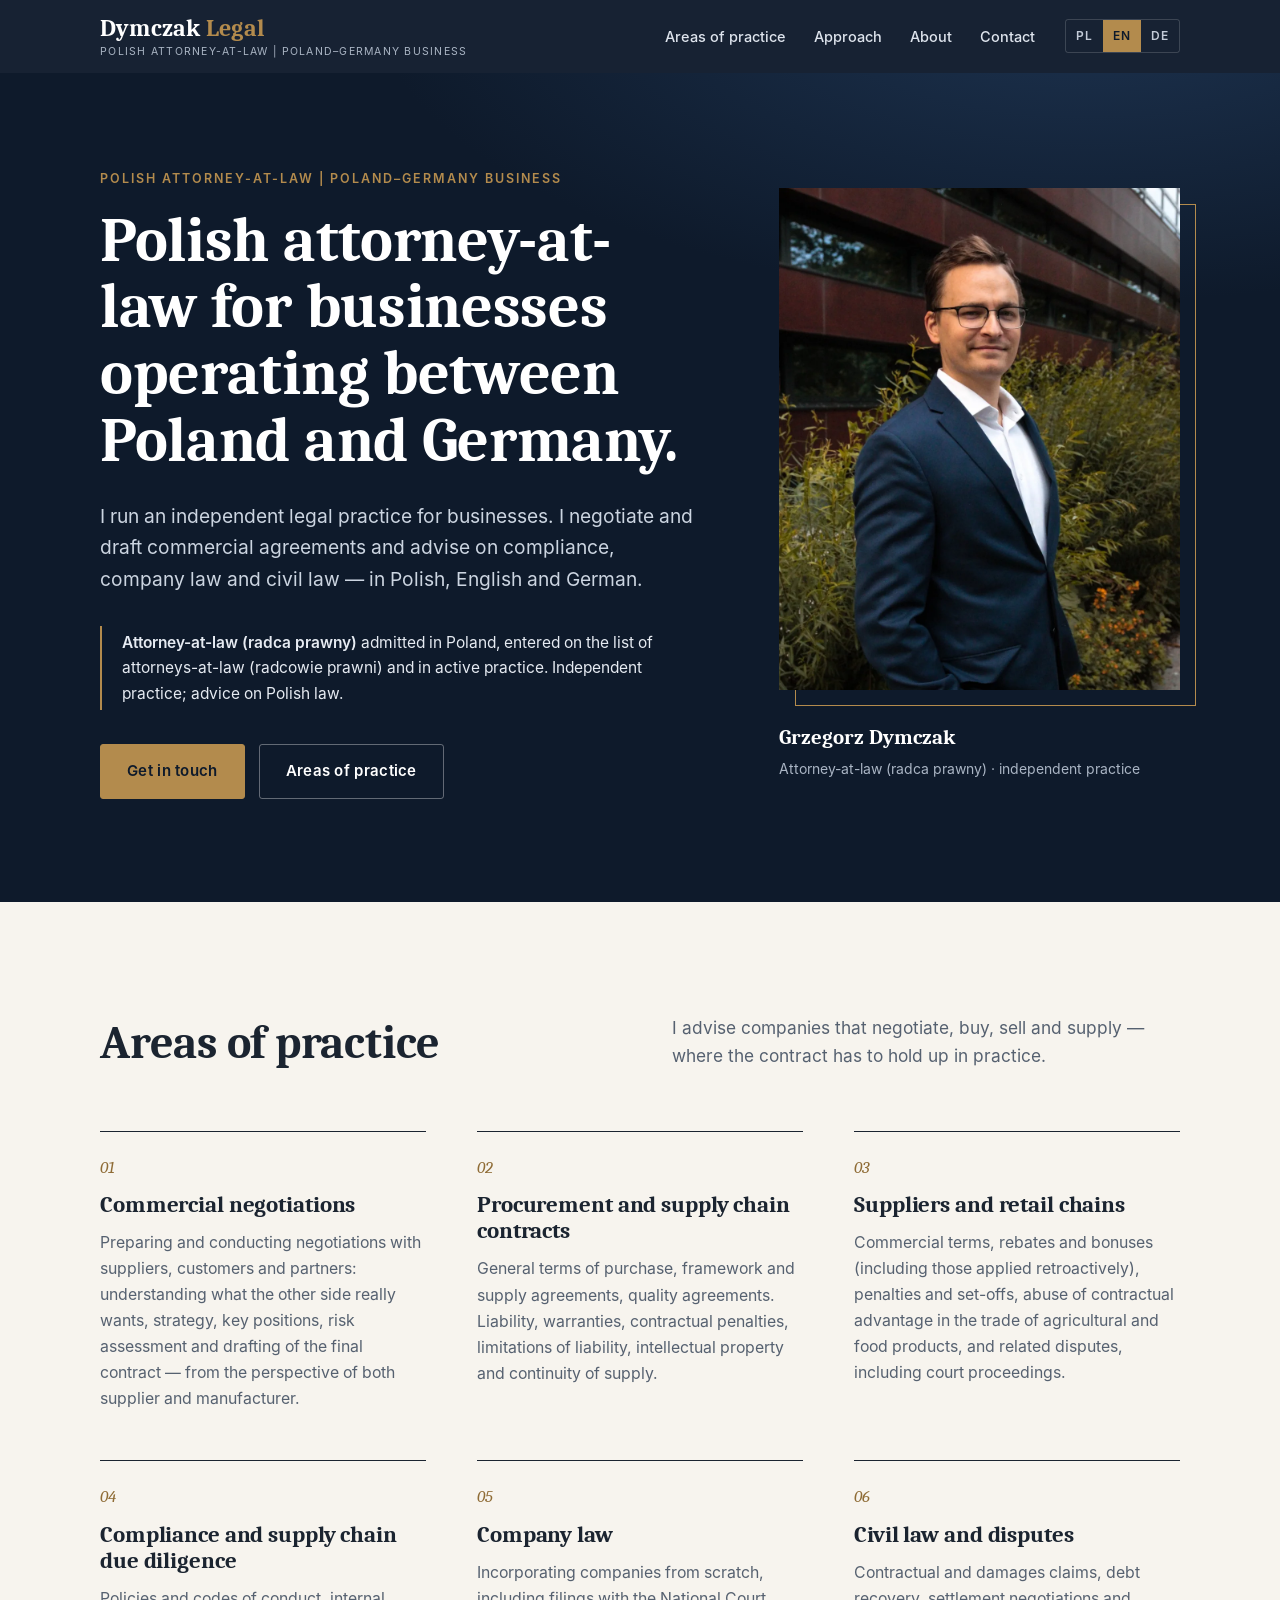
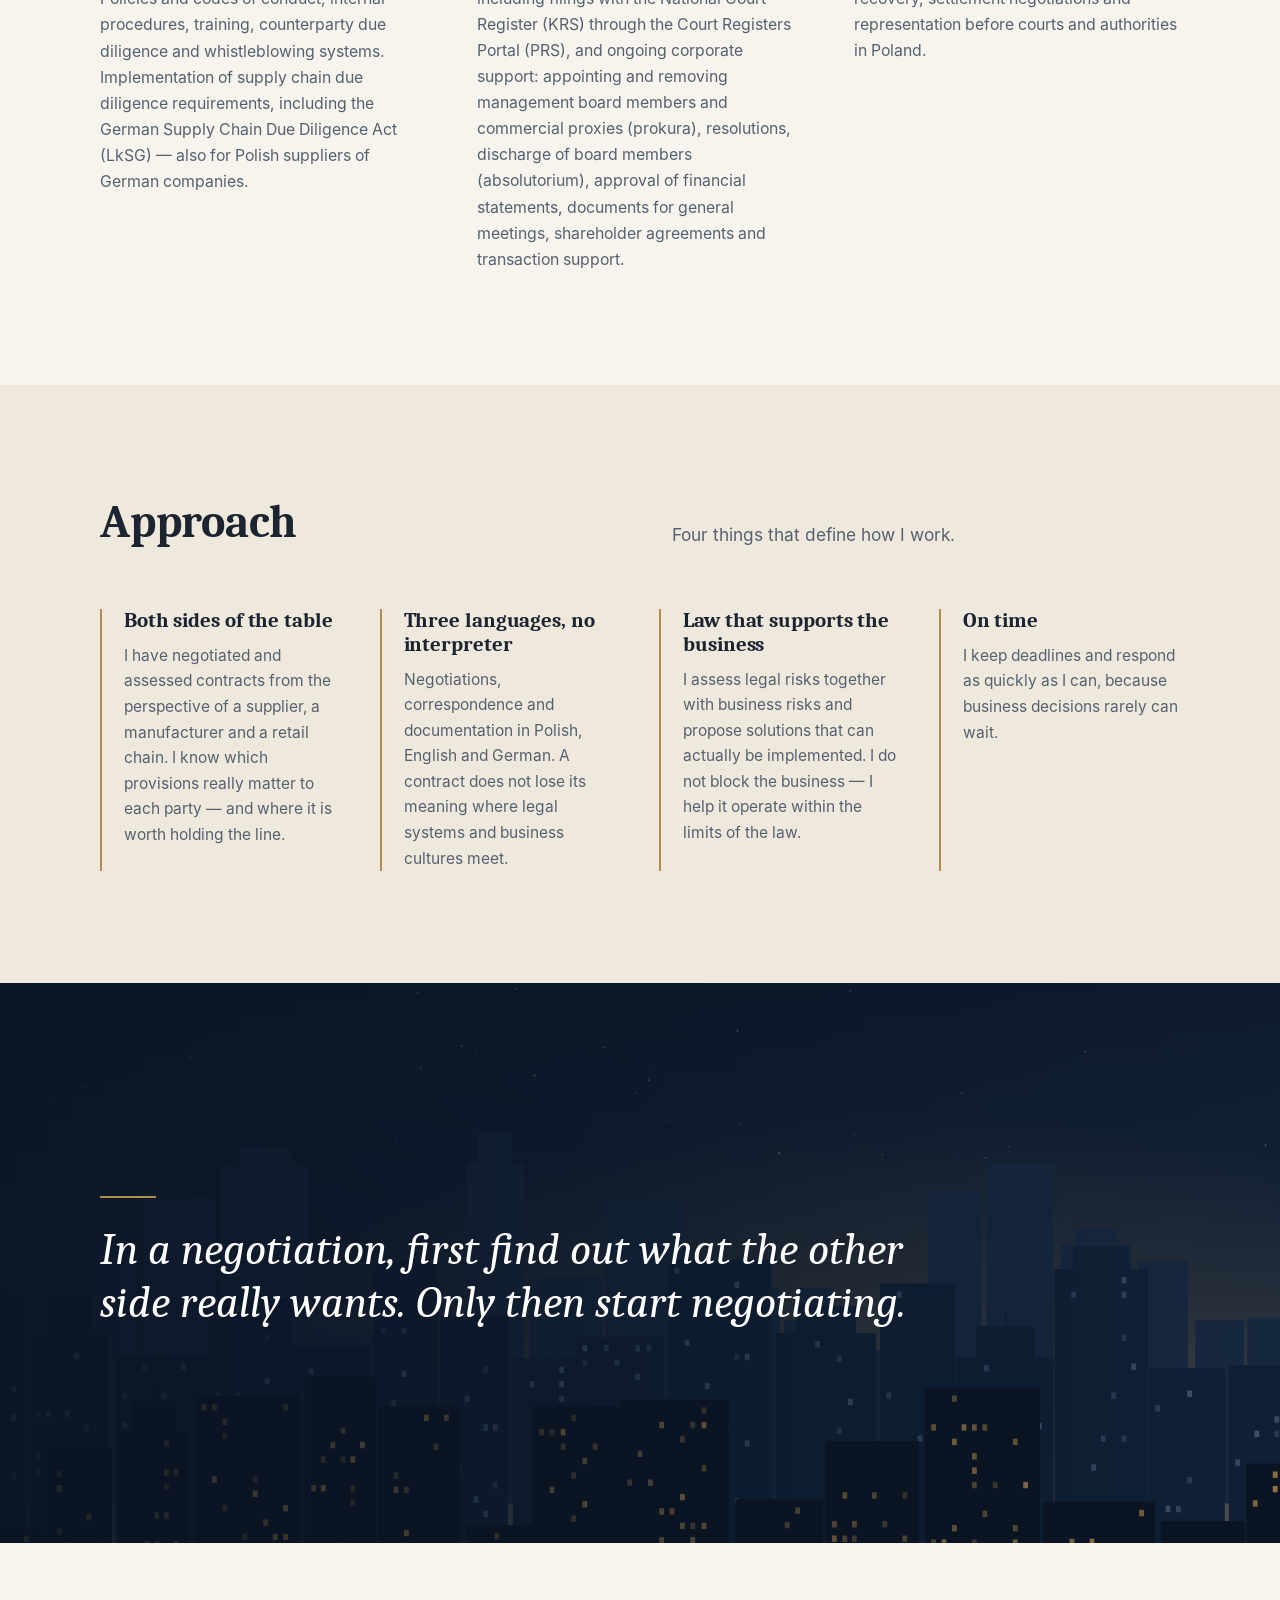
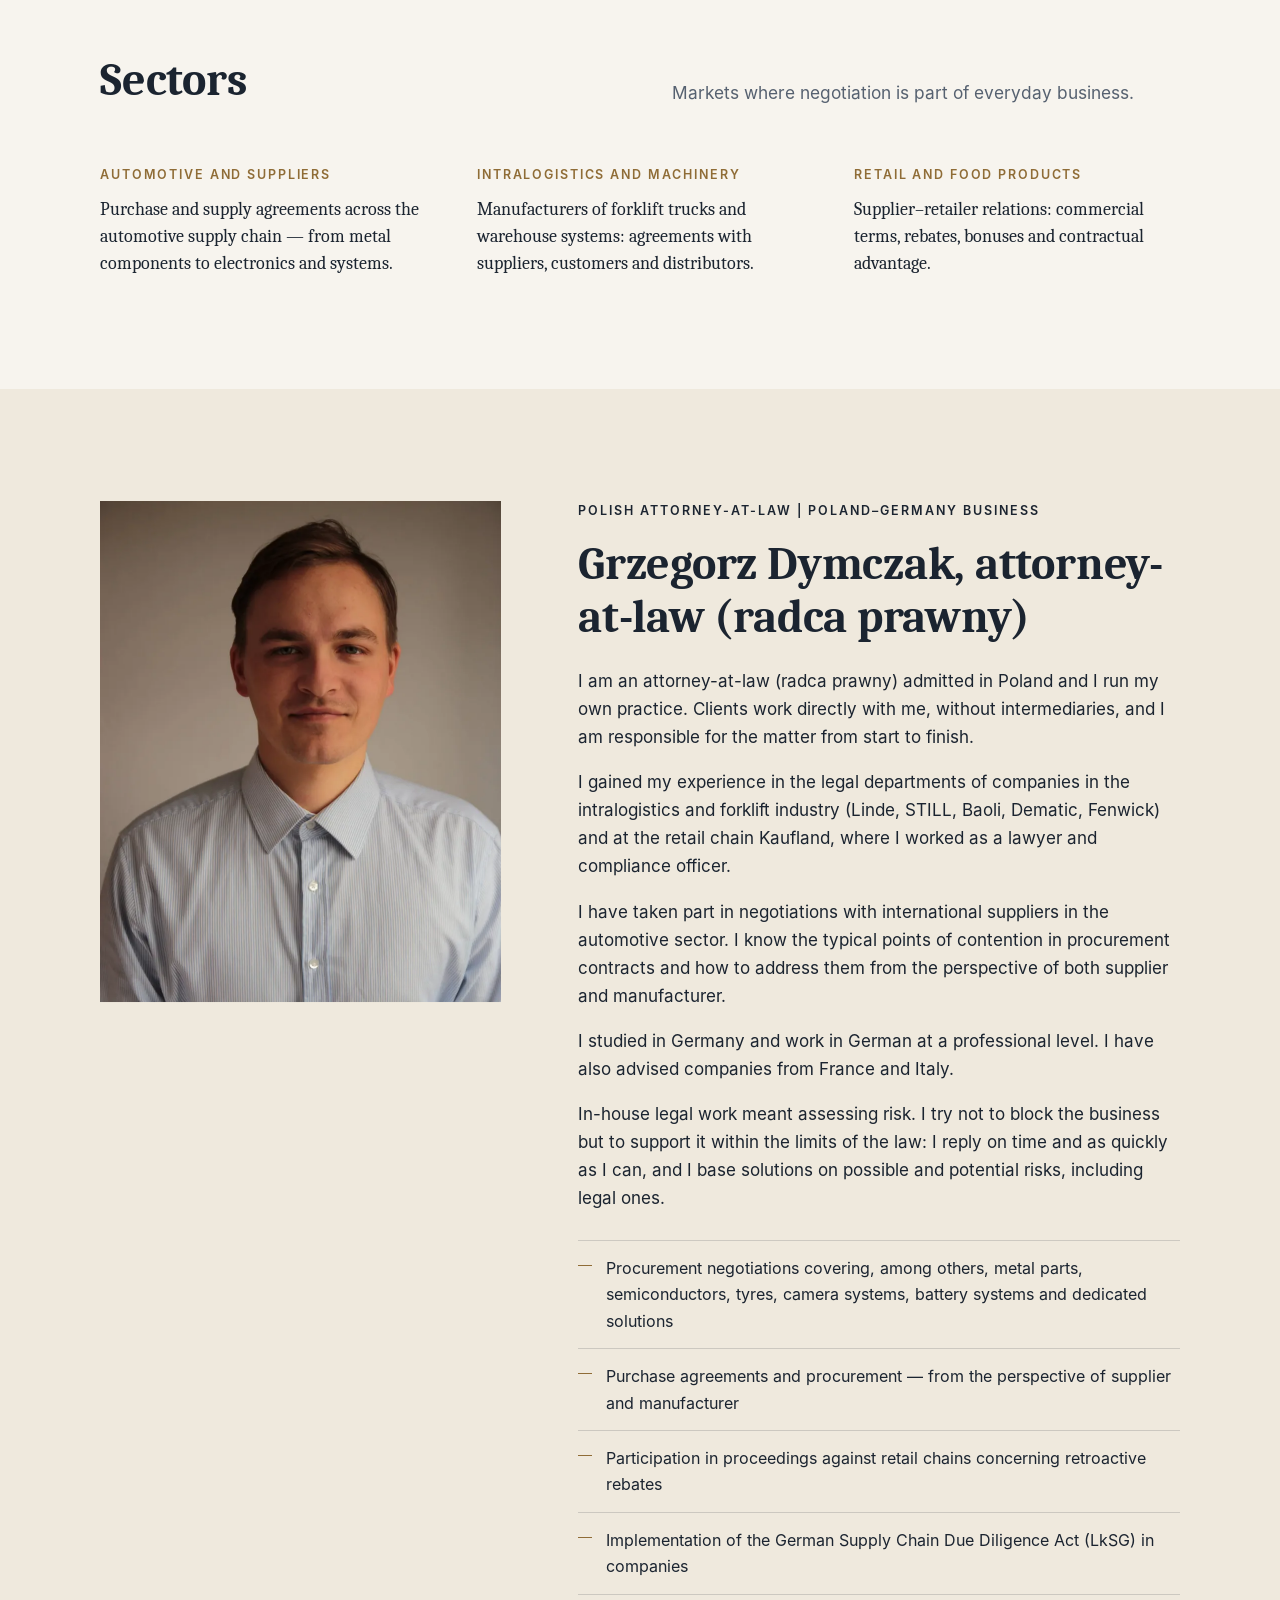
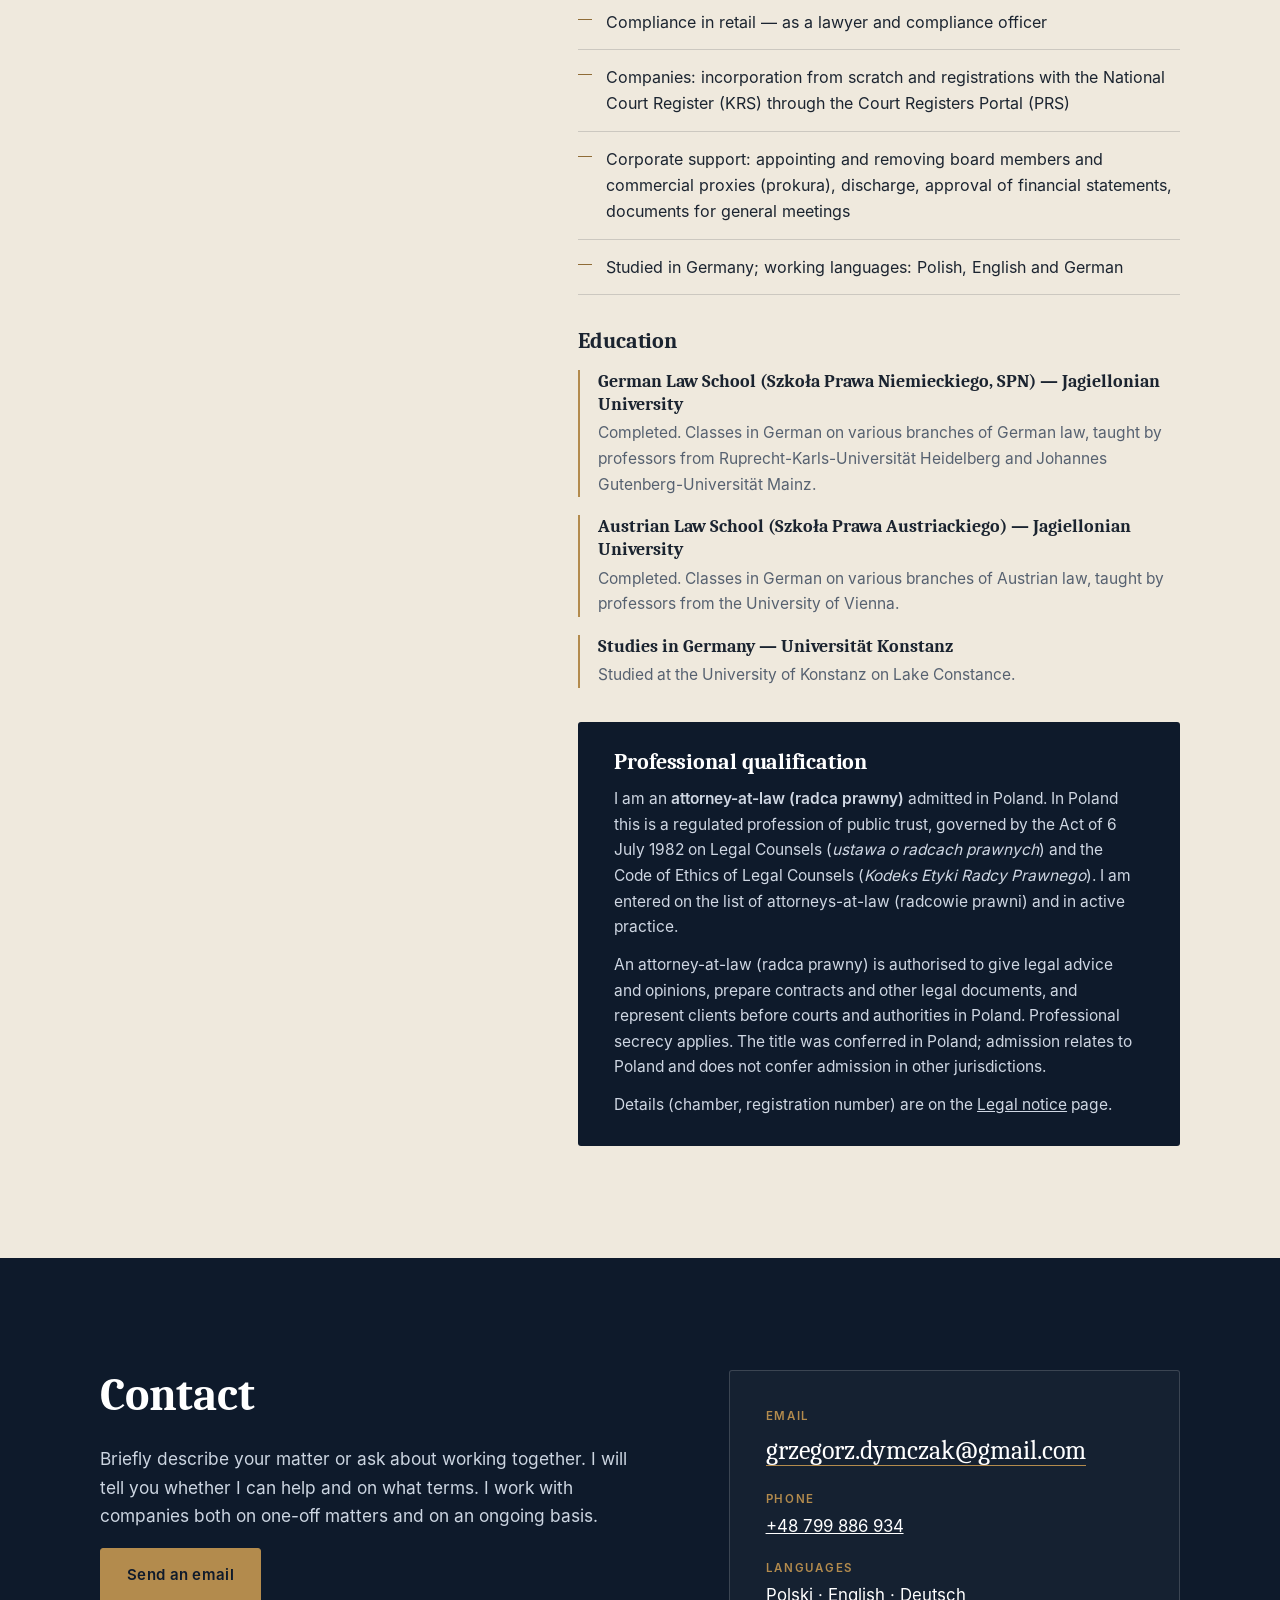
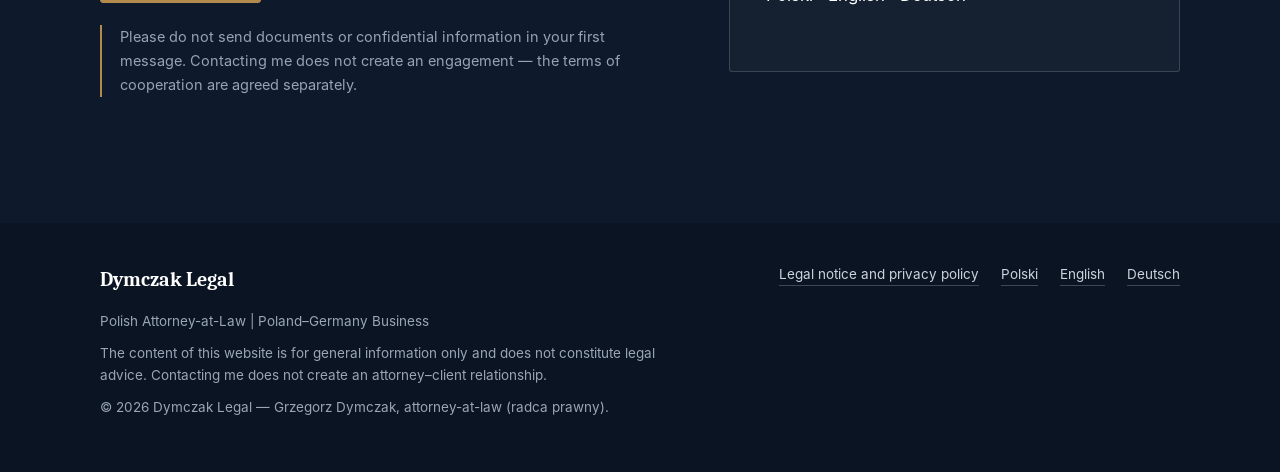
<file: index.html>
<!doctype html>
<html lang="en">
<head>
<meta charset="utf-8">
<meta name="viewport" content="width=device-width, initial-scale=1">
<title>Dymczak Legal — Attorney-at-Law (radca prawny) | Poland–Germany Business</title>
<meta name="description" content="Dymczak Legal — radca prawny / attorney-at-law / Rechtsanwalt in Polen. PL · EN · DE.">
<link rel="canonical" href="https://dymczaklegal.com/">
<link rel="alternate" hreflang="pl" href="https://dymczaklegal.com/pl/">
<link rel="alternate" hreflang="en" href="https://dymczaklegal.com/en/">
<link rel="alternate" hreflang="de" href="https://dymczaklegal.com/de/">
<link rel="alternate" hreflang="x-default" href="https://dymczaklegal.com/">
<meta name="theme-color" content="#0e1a2b">
<link rel="icon" href="/favicon.ico" sizes="48x48">
<link rel="icon" href="/favicon.svg" type="image/svg+xml">
<link rel="icon" href="/assets/img/icon-192.png" type="image/png" sizes="192x192">
<link rel="apple-touch-icon" href="/assets/img/apple-touch-icon.png">
<link rel="stylesheet" href="assets/css/style.css">
<style>
 body{background:#0e1a2b;color:#fff;min-height:100vh;display:grid;place-items:center;text-align:center}
 .pick{padding:40px 20px}
 .pick h1{font-size:clamp(2.2rem,6vw,3.6rem);margin-bottom:6px}
 .pick h1 span{color:#b38b4d}
 .pick p{color:#aab5c4;letter-spacing:.12em;text-transform:uppercase;font-size:12.5px;margin-bottom:34px}
 .pick nav{display:flex;gap:14px;justify-content:center;flex-wrap:wrap}
</style>
</head>
<body>
<main class="pick">
 <h1>Dymczak <span>Legal</span></h1>
 <p>Polish Attorney-at-Law | Poland–Germany Business</p>
 <nav aria-label="Language">
  <a class="btn btn--primary" href="pl/" hreflang="pl" lang="pl">Polski</a>
  <a class="btn btn--ghost" href="en/" hreflang="en" lang="en">English</a>
  <a class="btn btn--ghost" href="de/" hreflang="de" lang="de">Deutsch</a>
 </nav>
</main>
<script>
 (function () {
  var l = ((navigator.languages && navigator.languages[0]) || navigator.language || 'en').toLowerCase();
  var t = l.indexOf('pl') === 0 ? 'pl/' : l.indexOf('de') === 0 ? 'de/' : 'en/';
  location.replace(t);
 })();
</script>
</body>
</html>
</file>
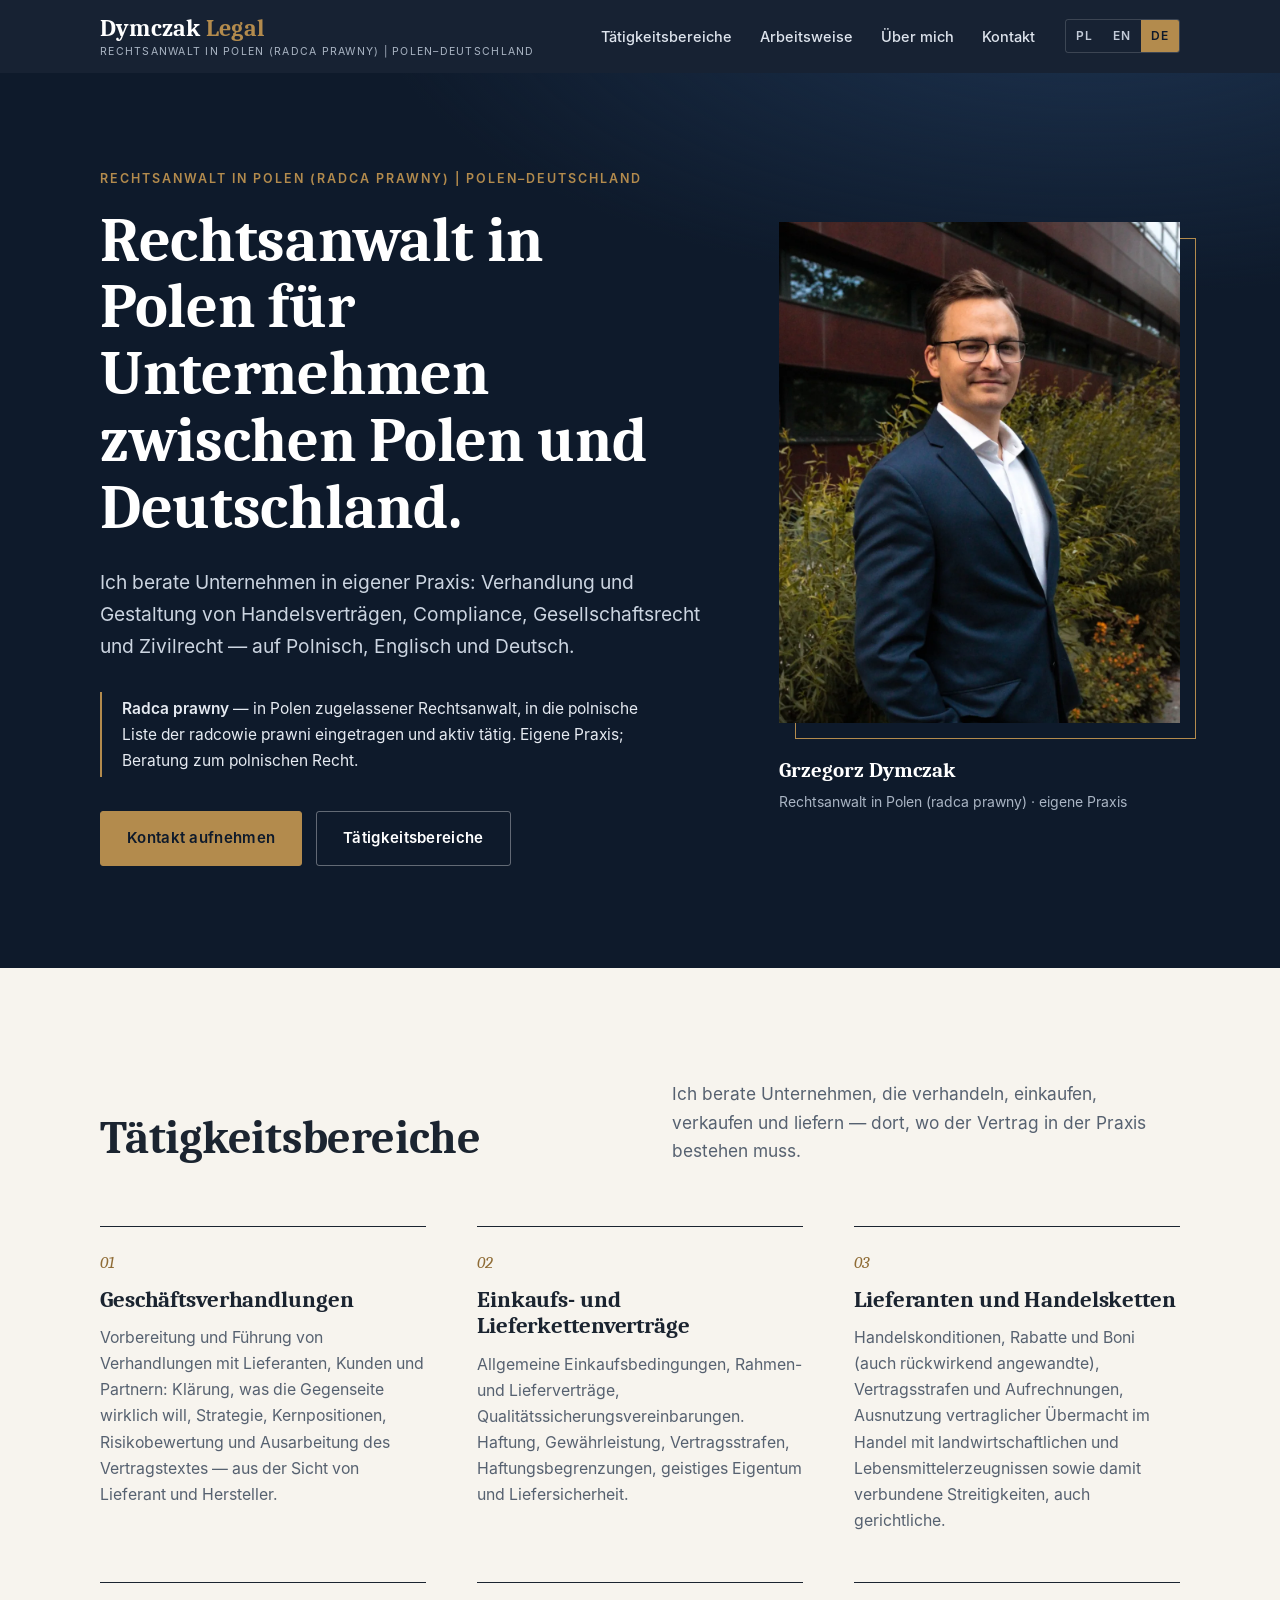
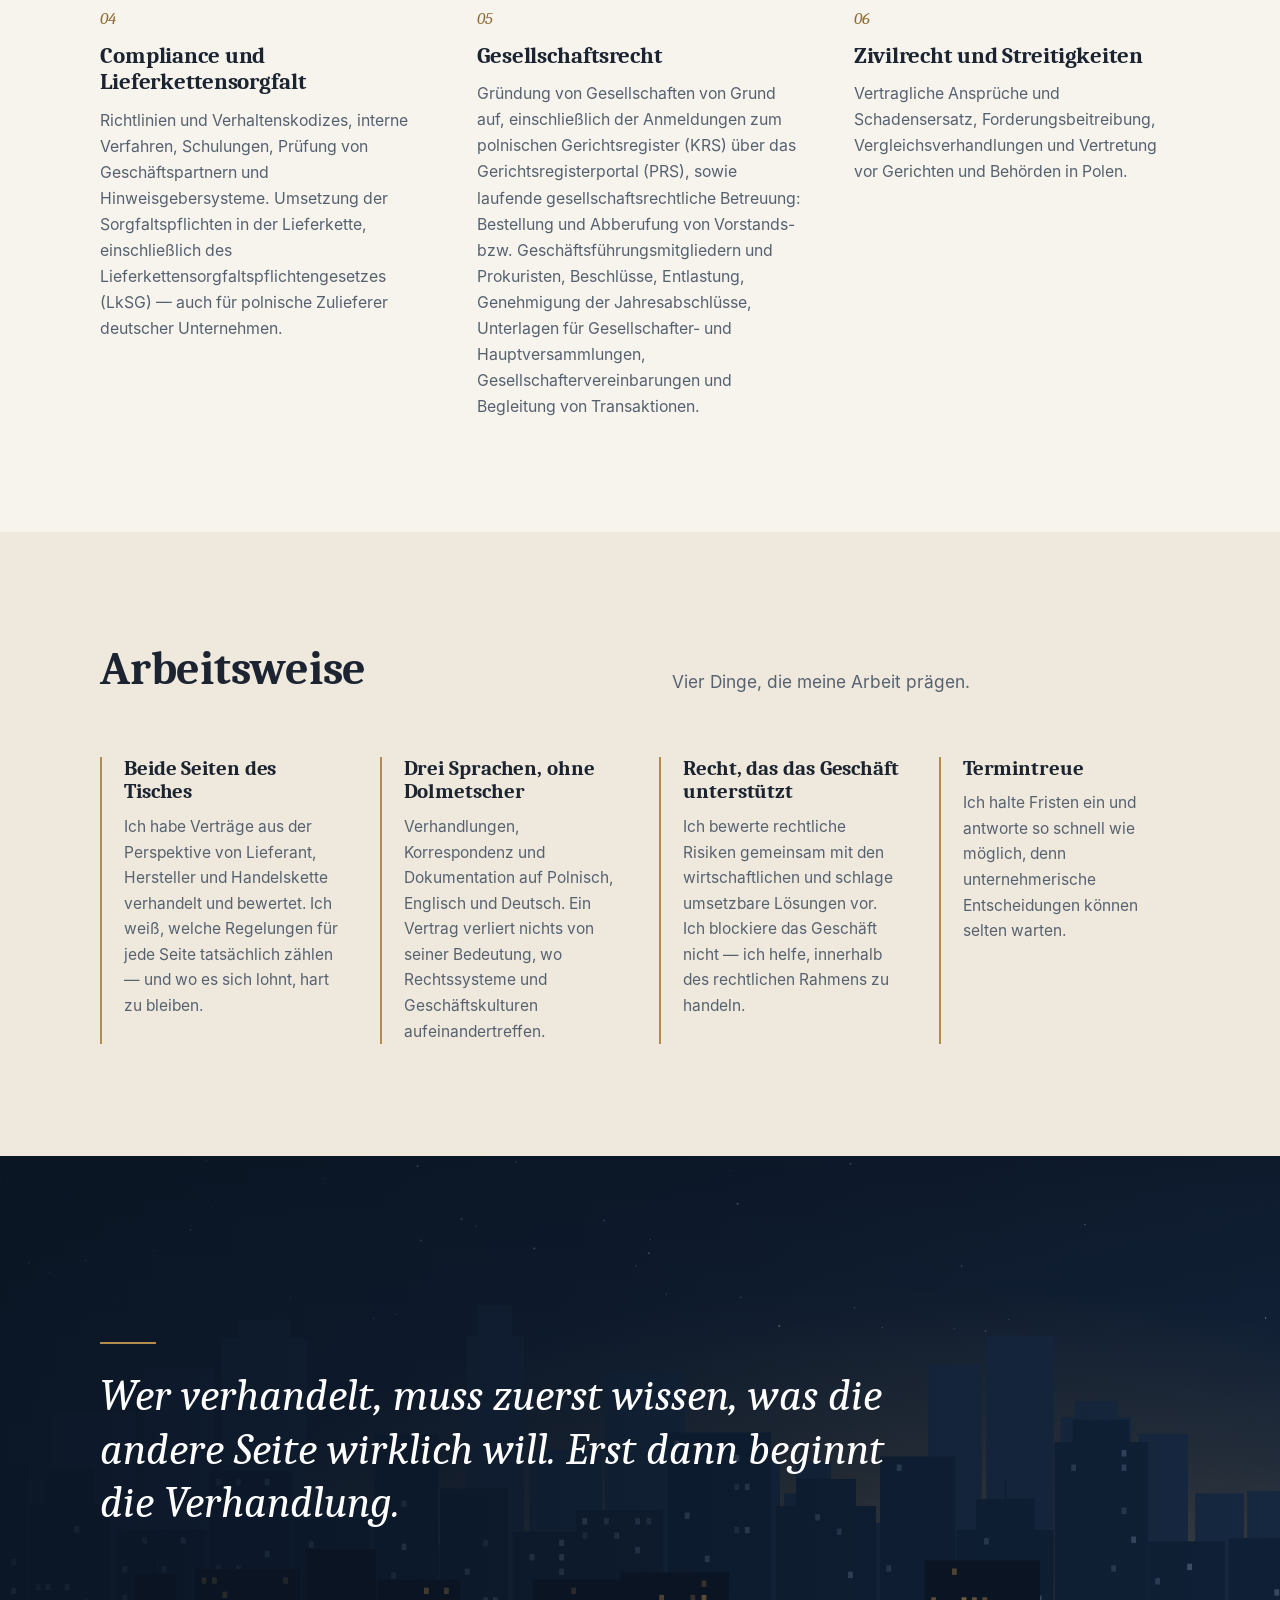
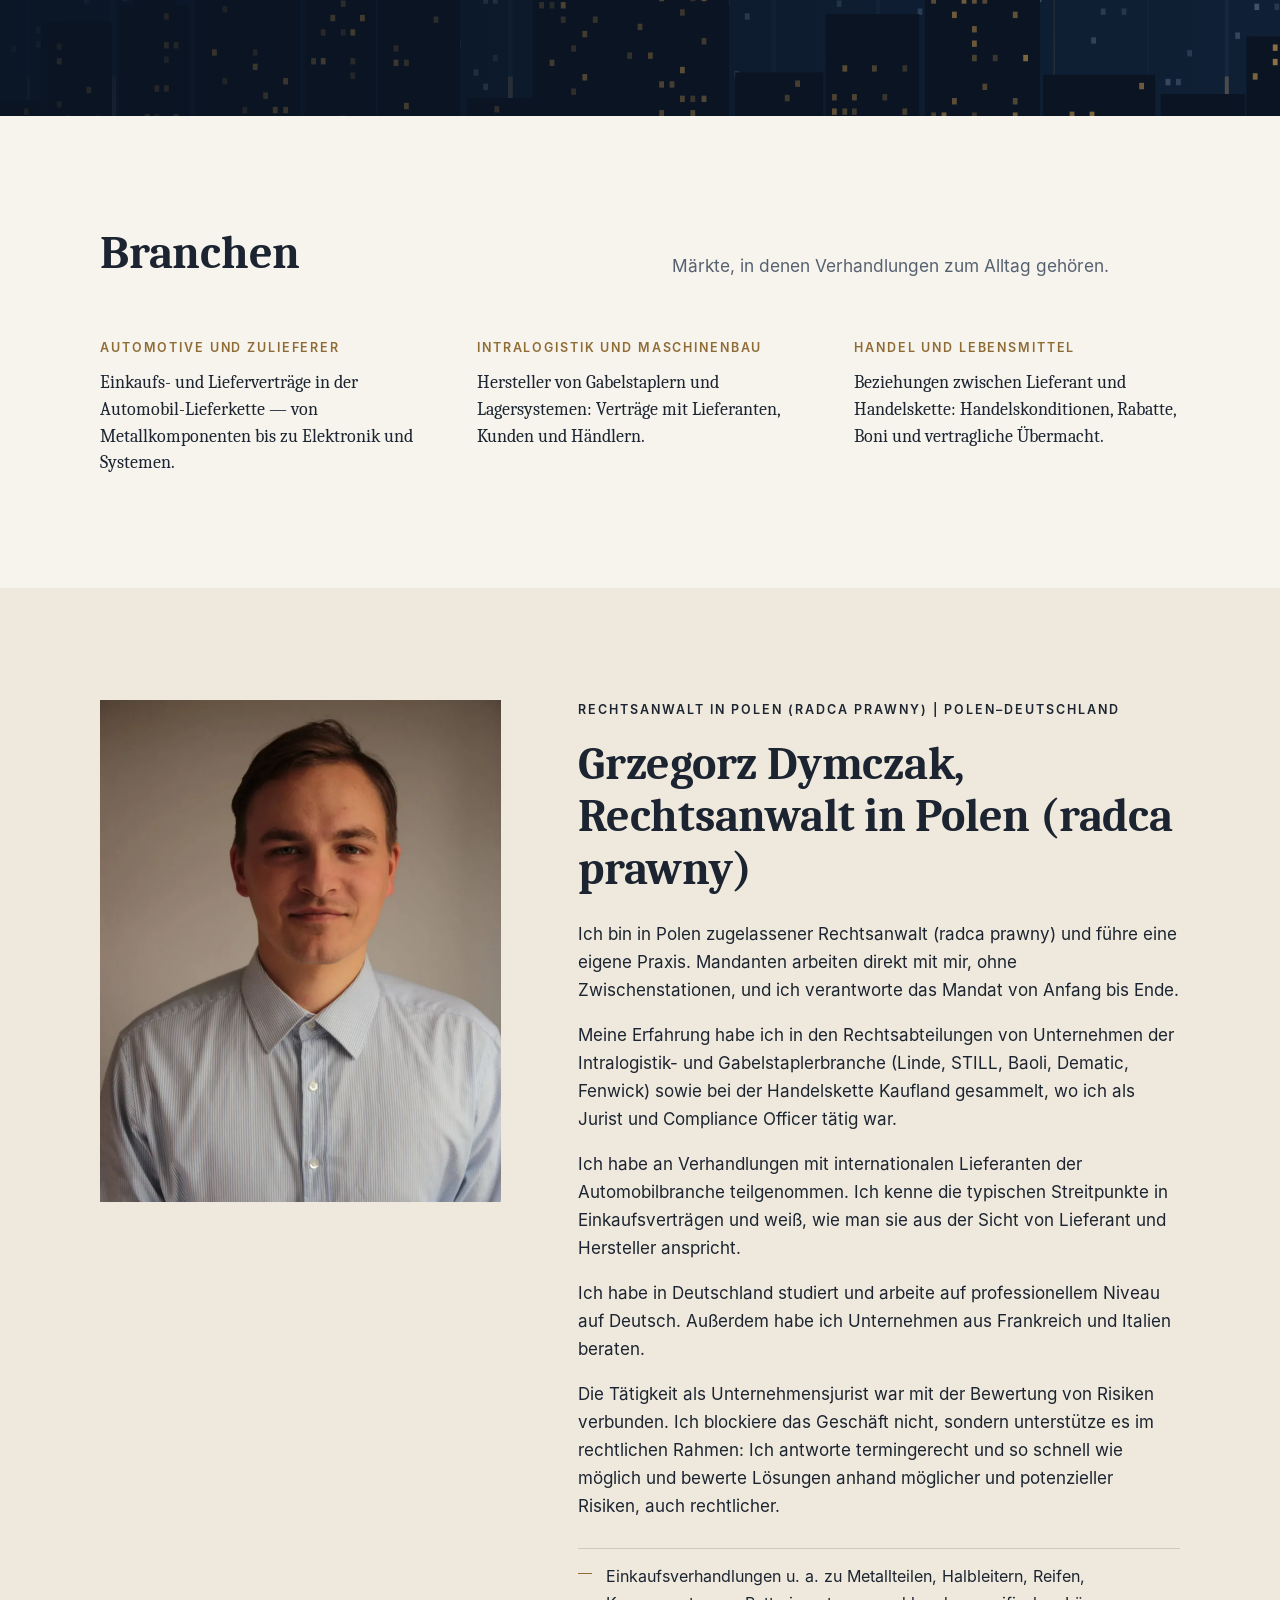
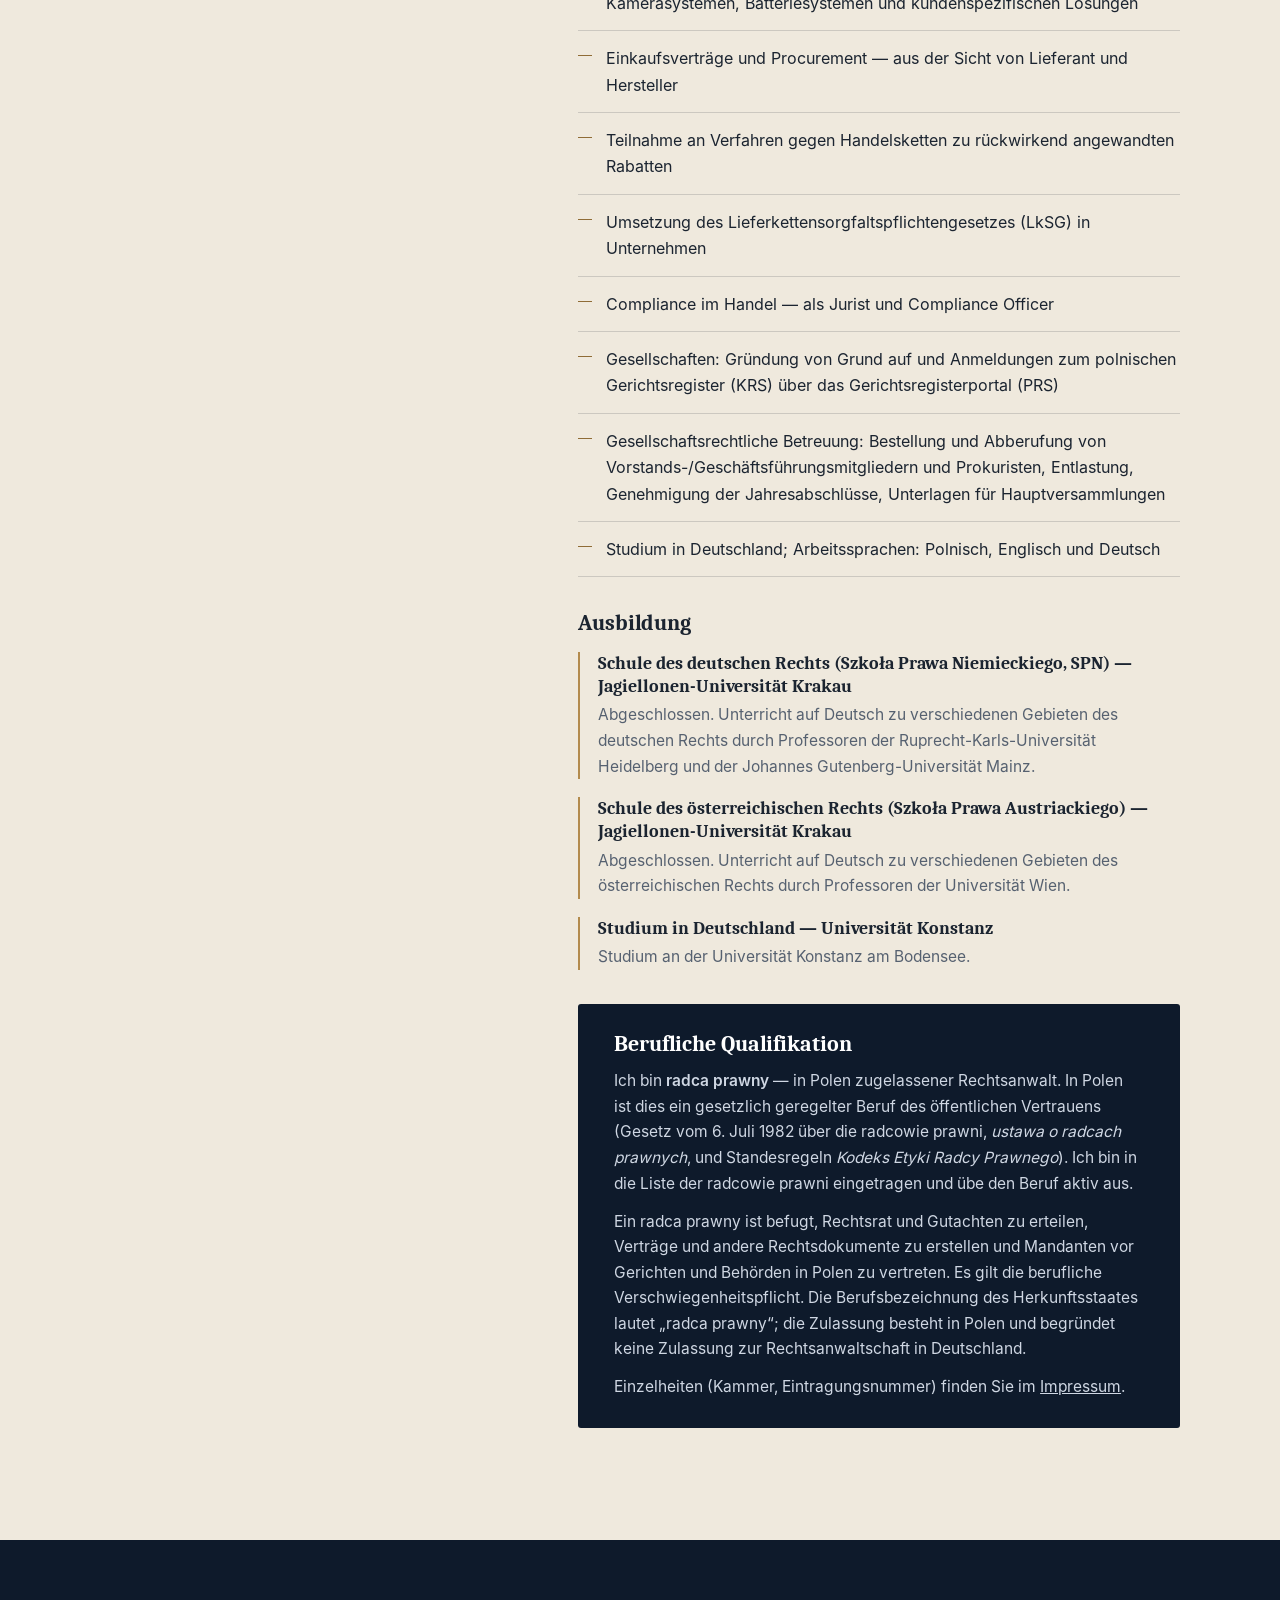
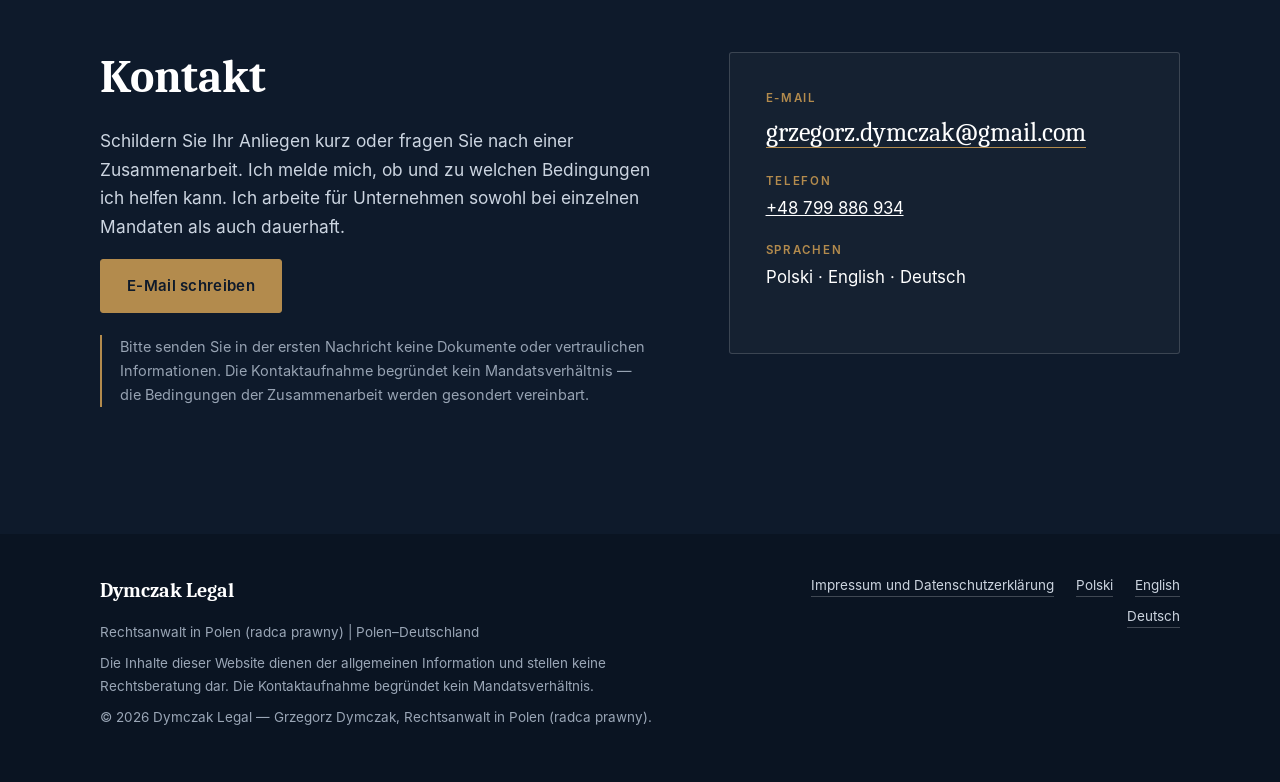
<file: de/index.html>
<!doctype html>
<html lang="de">
<head>
<meta charset="utf-8">
<meta name="viewport" content="width=device-width, initial-scale=1">
<title>Dymczak Legal — Rechtsanwalt in Polen (radca prawny) | Polen–Deutschland</title>
<meta name="description" content="Grzegorz Dymczak, radca prawny — in Polen zugelassener Rechtsanwalt in eigener Praxis. Verhandlungen, Einkaufs- und Lieferverträge, Compliance, Gesellschaftsrecht und Zivilrecht. Beratung auf Polnisch, Englisch und Deutsch.">
<link rel="canonical" href="https://dymczaklegal.com/de/">
<link rel="alternate" hreflang="pl" href="https://dymczaklegal.com/pl/">
<link rel="alternate" hreflang="en" href="https://dymczaklegal.com/en/">
<link rel="alternate" hreflang="de" href="https://dymczaklegal.com/de/">
<link rel="alternate" hreflang="x-default" href="https://dymczaklegal.com/">
<meta name="theme-color" content="#0e1a2b">
<meta property="og:type" content="website">
<meta property="og:site_name" content="Dymczak Legal">
<meta property="og:title" content="Dymczak Legal — Rechtsanwalt in Polen (radca prawny) | Polen–Deutschland">
<meta property="og:description" content="Grzegorz Dymczak, radca prawny — in Polen zugelassener Rechtsanwalt in eigener Praxis. Verhandlungen, Einkaufs- und Lieferverträge, Compliance, Gesellschaftsrecht und Zivilrecht. Beratung auf Polnisch, Englisch und Deutsch.">
<meta property="og:url" content="https://dymczaklegal.com/de/">
<meta property="og:locale" content="de_DE">
<meta property="og:image" content="https://dymczaklegal.com/assets/img/og.jpg">
<meta name="twitter:card" content="summary_large_image">
<link rel="icon" href="/favicon.ico" sizes="48x48">
<link rel="icon" href="/favicon.svg" type="image/svg+xml">
<link rel="icon" href="/assets/img/icon-192.png" type="image/png" sizes="192x192">
<link rel="apple-touch-icon" href="/assets/img/apple-touch-icon.png">
<link rel="stylesheet" href="../assets/css/style.css">
<script type="application/ld+json">{"@context": "https://schema.org", "@type": "ProfessionalService", "name": "Dymczak Legal", "url": "https://dymczaklegal.com/de/", "description": "Grzegorz Dymczak, radca prawny — in Polen zugelassener Rechtsanwalt in eigener Praxis. Verhandlungen, Einkaufs- und Lieferverträge, Compliance, Gesellschaftsrecht und Zivilrecht. Beratung auf Polnisch, Englisch und Deutsch.", "knowsLanguage": ["pl", "en", "de"], "areaServed": ["PL", "DE"], "founder": {"@type": "Person", "name": "Grzegorz Dymczak", "jobTitle": "Rechtsanwalt in Polen (radca prawny)", "knowsLanguage": ["pl", "en", "de"], "alumniOf": [{"@type": "CollegeOrUniversity", "name": "Jagiellonian University"}, {"@type": "CollegeOrUniversity", "name": "University of Konstanz"}]}, "image": "https://dymczaklegal.com/assets/img/og.jpg"}</script>
</head>
<body>
<a class="skip" href="#main">Zum Inhalt springen</a>
<header class="site-header">
 <div class="wrap header-inner">
  <a class="brand" href="./" aria-label="Dymczak Legal">
   <span class="brand__name">Dymczak <span>Legal</span></span>
   <span class="brand__sub">Rechtsanwalt in Polen (radca prawny) | Polen–Deutschland</span>
  </a>
  <button class="menu-btn" type="button" aria-expanded="false" aria-controls="site-nav">Menü</button>
  <nav class="nav" id="site-nav" aria-label="Menu">
   <ul class="nav__list"><li><a href="#services">Tätigkeitsbereiche</a></li><li><a href="#approach">Arbeitsweise</a></li><li><a href="#about">Über mich</a></li><li><a href="#contact">Kontakt</a></li></ul>
   <div class="lang" role="group" aria-label="Sprache"><a href="../pl/" hreflang="pl" lang="pl">PL</a><a href="../en/" hreflang="en" lang="en">EN</a><a href="../de/" hreflang="de" lang="de" aria-current="true">DE</a></div>
  </nav>
 </div>
</header>
<main id="main">

<section class="hero">
 <div class="wrap hero__grid">
  <div>
   <p class="eyebrow">Rechtsanwalt in Polen (radca prawny) | Polen–Deutschland</p>
   <h1>Rechtsanwalt in Polen für Unternehmen zwischen Polen und Deutschland.</h1>
   <p class="hero__lead">Ich berate Unternehmen in eigener Praxis: Verhandlung und Gestaltung von Handelsverträgen, Compliance, Gesellschaftsrecht und Zivilrecht — auf Polnisch, Englisch und Deutsch.</p>
   <p class="hero__cred"><strong>Radca prawny</strong> — in Polen zugelassener Rechtsanwalt, in die polnische Liste der radcowie prawni eingetragen und aktiv tätig. Eigene Praxis; Beratung zum polnischen Recht.</p>
   <div class="hero__cta">
    <a class="btn btn--primary" href="#contact">Kontakt aufnehmen</a>
    <a class="btn btn--ghost" href="#services">Tätigkeitsbereiche</a>
   </div>
  </div>
  <figure class="portrait">
   <div class="portrait__img"><img src="../assets/img/portrait-suit.webp" width="1000" height="1500" alt="Grzegorz Dymczak, Rechtsanwalt in Polen, im dunkelblauen Anzug" fetchpriority="high"></div>
   <figcaption><strong>Grzegorz Dymczak</strong>Rechtsanwalt in Polen (radca prawny) · eigene Praxis</figcaption>
  </figure>
 </div>
</section>

<section class="section" id="services">
 <div class="wrap">
  <div class="section__head"><h2>Tätigkeitsbereiche</h2><p>Ich berate Unternehmen, die verhandeln, einkaufen, verkaufen und liefern — dort, wo der Vertrag in der Praxis bestehen muss.</p></div>
  <div class="services"><article class="service"><span class="service__n">01</span><h3>Geschäftsverhandlungen</h3><p>Vorbereitung und Führung von Verhandlungen mit Lieferanten, Kunden und Partnern: Klärung, was die Gegenseite wirklich will, Strategie, Kernpositionen, Risikobewertung und Ausarbeitung des Vertragstextes — aus der Sicht von Lieferant und Hersteller.</p></article><article class="service"><span class="service__n">02</span><h3>Einkaufs- und Lieferkettenverträge</h3><p>Allgemeine Einkaufsbedingungen, Rahmen- und Liefer­verträge, Qualitätssicherungsvereinbarungen. Haftung, Gewährleistung, Vertragsstrafen, Haftungsbegrenzungen, geistiges Eigentum und Liefersicherheit.</p></article><article class="service"><span class="service__n">03</span><h3>Lieferanten und Handelsketten</h3><p>Handelskonditionen, Rabatte und Boni (auch rückwirkend angewandte), Vertragsstrafen und Aufrechnungen, Ausnutzung vertraglicher Übermacht im Handel mit landwirtschaftlichen und Lebensmittelerzeugnissen sowie damit verbundene Streitigkeiten, auch gerichtliche.</p></article><article class="service"><span class="service__n">04</span><h3>Compliance und Lieferkettensorgfalt</h3><p>Richtlinien und Verhaltenskodizes, interne Verfahren, Schulungen, Prüfung von Geschäftspartnern und Hinweisgebersysteme. Umsetzung der Sorgfaltspflichten in der Lieferkette, einschließlich des Lieferkettensorgfaltspflichtengesetzes (LkSG) — auch für polnische Zulieferer deutscher Unternehmen.</p></article><article class="service"><span class="service__n">05</span><h3>Gesellschaftsrecht</h3><p>Gründung von Gesellschaften von Grund auf, einschließlich der Anmeldungen zum polnischen Gerichtsregister (KRS) über das Gerichtsregisterportal (PRS), sowie laufende gesellschaftsrechtliche Betreuung: Bestellung und Abberufung von Vorstands- bzw. Geschäftsführungsmitgliedern und Prokuristen, Beschlüsse, Entlastung, Genehmigung der Jahresabschlüsse, Unterlagen für Gesellschafter- und Hauptversammlungen, Gesellschaftervereinbarungen und Begleitung von Transaktionen.</p></article><article class="service"><span class="service__n">06</span><h3>Zivilrecht und Streitigkeiten</h3><p>Vertragliche Ansprüche und Schadensersatz, Forderungsbeitreibung, Vergleichsverhandlungen und Vertretung vor Gerichten und Behörden in Polen.</p></article></div>
 </div>
</section>

<section class="section section--alt" id="approach">
 <div class="wrap">
  <div class="section__head"><h2>Arbeitsweise</h2><p>Vier Dinge, die meine Arbeit prägen.</p></div>
  <div class="pillars"><div class="pillar"><h3>Beide Seiten des Tisches</h3><p>Ich habe Verträge aus der Perspektive von Lieferant, Hersteller und Handelskette verhandelt und bewertet. Ich weiß, welche Regelungen für jede Seite tatsächlich zählen — und wo es sich lohnt, hart zu bleiben.</p></div><div class="pillar"><h3>Drei Sprachen, ohne Dolmetscher</h3><p>Verhandlungen, Korrespondenz und Dokumentation auf Polnisch, Englisch und Deutsch. Ein Vertrag verliert nichts von seiner Bedeutung, wo Rechtssysteme und Geschäftskulturen aufeinandertreffen.</p></div><div class="pillar"><h3>Recht, das das Geschäft unterstützt</h3><p>Ich bewerte rechtliche Risiken gemeinsam mit den wirtschaftlichen und schlage umsetzbare Lösungen vor. Ich blockiere das Geschäft nicht — ich helfe, innerhalb des rechtlichen Rahmens zu handeln.</p></div><div class="pillar"><h3>Termintreue</h3><p>Ich halte Fristen ein und antworte so schnell wie möglich, denn unternehmerische Entscheidungen können selten warten.</p></div></div>
 </div>
</section>

<section class="band" aria-label="Wer verhandelt, muss zuerst wissen, was die andere Seite wirklich will. Erst dann beginnt die Verhandlung.">
 <img class="band__img" src="../assets/img/skyline.svg" width="1600" height="900" alt="Stilisierte Grafik: Stadtsilhouette in der Dämmerung" loading="lazy">
 <div class="wrap"><blockquote>Wer verhandelt, muss zuerst wissen, was die andere Seite wirklich will. Erst dann beginnt die Verhandlung.</blockquote></div>
</section>

<section class="section">
 <div class="wrap">
  <div class="section__head"><h2>Branchen</h2><p>Märkte, in denen Verhandlungen zum Alltag gehören.</p></div>
  <div class="industries"><div class="industry"><h3>Automotive und Zulieferer</h3><p>Einkaufs- und Lieferverträge in der Automobil-Lieferkette — von Metallkomponenten bis zu Elektronik und Systemen.</p></div><div class="industry"><h3>Intralogistik und Maschinenbau</h3><p>Hersteller von Gabelstaplern und Lagersystemen: Verträge mit Lieferanten, Kunden und Händlern.</p></div><div class="industry"><h3>Handel und Lebensmittel</h3><p>Beziehungen zwischen Lieferant und Handelskette: Handelskonditionen, Rabatte, Boni und vertragliche Übermacht.</p></div></div>
 </div>
</section>

<section class="section section--alt" id="about">
 <div class="wrap about">
  <figure class="about__photo"><img src="../assets/img/portrait-shirt.webp" width="800" height="1200" alt="Grzegorz Dymczak — Porträt" loading="lazy"></figure>
  <div>
   <p class="eyebrow eyebrow--dark">Rechtsanwalt in Polen (radca prawny) | Polen–Deutschland</p>
   <h2>Grzegorz Dymczak, Rechtsanwalt in Polen (radca prawny)</h2>
   <p>Ich bin in Polen zugelassener Rechtsanwalt (radca prawny) und führe eine eigene Praxis. Mandanten arbeiten direkt mit mir, ohne Zwischenstationen, und ich verantworte das Mandat von Anfang bis Ende.</p><p>Meine Erfahrung habe ich in den Rechtsabteilungen von Unternehmen der Intralogistik- und Gabelstaplerbranche (Linde, STILL, Baoli, Dematic, Fenwick) sowie bei der Handelskette Kaufland gesammelt, wo ich als Jurist und Compliance Officer tätig war.</p><p>Ich habe an Verhandlungen mit internationalen Lieferanten der Automobilbranche teilgenommen. Ich kenne die typischen Streitpunkte in Einkaufsverträgen und weiß, wie man sie aus der Sicht von Lieferant und Hersteller anspricht.</p><p>Ich habe in Deutschland studiert und arbeite auf professionellem Niveau auf Deutsch. Außerdem habe ich Unternehmen aus Frankreich und Italien beraten.</p><p>Die Tätigkeit als Unternehmensjurist war mit der Bewertung von Risiken verbunden. Ich blockiere das Geschäft nicht, sondern unterstütze es im rechtlichen Rahmen: Ich antworte termingerecht und so schnell wie möglich und bewerte Lösungen anhand möglicher und potenzieller Risiken, auch rechtlicher.</p>
   <ul class="highlights"><li>Einkaufsverhandlungen u. a. zu Metallteilen, Halbleitern, Reifen, Kamerasystemen, Batteriesystemen und kundenspezifischen Lösungen</li><li>Einkaufsverträge und Procurement — aus der Sicht von Lieferant und Hersteller</li><li>Teilnahme an Verfahren gegen Handelsketten zu rückwirkend angewandten Rabatten</li><li>Umsetzung des Lieferkettensorgfaltspflichtengesetzes (LkSG) in Unternehmen</li><li>Compliance im Handel — als Jurist und Compliance Officer</li><li>Gesellschaften: Gründung von Grund auf und Anmeldungen zum polnischen Gerichtsregister (KRS) über das Gerichtsregisterportal (PRS)</li><li>Gesellschaftsrechtliche Betreuung: Bestellung und Abberufung von Vorstands-/Geschäftsführungsmitgliedern und Prokuristen, Entlastung, Genehmigung der Jahresabschlüsse, Unterlagen für Hauptversammlungen</li><li>Studium in Deutschland; Arbeitssprachen: Polnisch, Englisch und Deutsch</li></ul>
   <div class="edu"><h3>Ausbildung</h3><ul><li><strong>Schule des deutschen Rechts (Szkoła Prawa Niemieckiego, SPN) — Jagiellonen-Universität Krakau</strong><span>Abgeschlossen. Unterricht auf Deutsch zu verschiedenen Gebieten des deutschen Rechts durch Professoren der Ruprecht-Karls-Universität Heidelberg und der Johannes Gutenberg-Universität Mainz.</span></li><li><strong>Schule des österreichischen Rechts (Szkoła Prawa Austriackiego) — Jagiellonen-Universität Krakau</strong><span>Abgeschlossen. Unterricht auf Deutsch zu verschiedenen Gebieten des österreichischen Rechts durch Professoren der Universität Wien.</span></li><li><strong>Studium in Deutschland — Universität Konstanz</strong><span>Studium an der Universität Konstanz am Bodensee.</span></li></ul></div>
   <div class="quals"><h3>Berufliche Qualifikation</h3><p>Ich bin <strong>radca prawny</strong> — in Polen zugelassener Rechtsanwalt. In Polen ist dies ein gesetzlich geregelter Beruf des öffentlichen Vertrauens (Gesetz vom 6. Juli 1982 über die radcowie prawni, <em>ustawa o radcach prawnych</em>, und Standesregeln <em>Kodeks Etyki Radcy Prawnego</em>). Ich bin in die Liste der radcowie prawni eingetragen und übe den Beruf aktiv aus.</p><p>Ein radca prawny ist befugt, Rechtsrat und Gutachten zu erteilen, Verträge und andere Rechtsdokumente zu erstellen und Mandanten vor Gerichten und Behörden in Polen zu vertreten. Es gilt die berufliche Verschwiegenheitspflicht. Die Berufsbezeichnung des Herkunftsstaates lautet „radca prawny“; die Zulassung besteht in Polen und begründet keine Zulassung zur Rechtsanwaltschaft in Deutschland.</p><p>Einzelheiten (Kammer, Eintragungsnummer) finden Sie im <a href="impressum.html">Impressum</a>.</p></div>
  </div>
 </div>
</section>

<section class="section contact" id="contact">
 <div class="wrap contact__grid">
  <div>
   <h2>Kontakt</h2>
   <p class="contact__text">Schildern Sie Ihr Anliegen kurz oder fragen Sie nach einer Zusammenarbeit. Ich melde mich, ob und zu welchen Bedingungen ich helfen kann. Ich arbeite für Unternehmen sowohl bei einzelnen Mandaten als auch dauerhaft.</p>
   <p><a class="btn btn--primary" href="mailto:grzegorz.dymczak@gmail.com?subject=Anfrage%20—%20Dymczak%20Legal">E-Mail schreiben</a></p>
   <p class="contact__note">Bitte senden Sie in der ersten Nachricht keine Dokumente oder vertraulichen Informationen. Die Kontaktaufnahme begründet kein Mandatsverhältnis — die Bedingungen der Zusammenarbeit werden gesondert vereinbart.</p>
  </div>
  <div class="card">
   <dl>
    <dt>E-Mail</dt><dd><a class="mail" href="mailto:grzegorz.dymczak@gmail.com">grzegorz.dymczak@gmail.com</a></dd>
    <dt>Telefon</dt><dd><a href="tel:+48799886934">+48 799 886 934</a></dd>
    <dt>Sprachen</dt><dd>Polski · English · Deutsch</dd>
    
   </dl>
  </div>
 </div>
</section>

</main>
<footer class="site-footer">
 <div class="wrap footer-grid">
  <div>
   <p class="footer-brand">Dymczak Legal</p>
   <p>Rechtsanwalt in Polen (radca prawny) | Polen–Deutschland</p>
   <p>Die Inhalte dieser Website dienen der allgemeinen Information und stellen keine Rechtsberatung dar. Die Kontaktaufnahme begründet kein Mandatsverhältnis.</p>
   <p>© 2026 Dymczak Legal — Grzegorz Dymczak, Rechtsanwalt in Polen (radca prawny).</p>
  </div>
  <div class="footer-links">
   <a href="impressum.html">Impressum und Datenschutzerklärung</a>
   <a href="../pl/" hreflang="pl" lang="pl">Polski</a><a href="../en/" hreflang="en" lang="en">English</a><a href="../de/" hreflang="de" lang="de">Deutsch</a>
  </div>
 </div>
</footer>
<script src="../assets/js/main.js" defer></script>
</body>
</html>
</file>
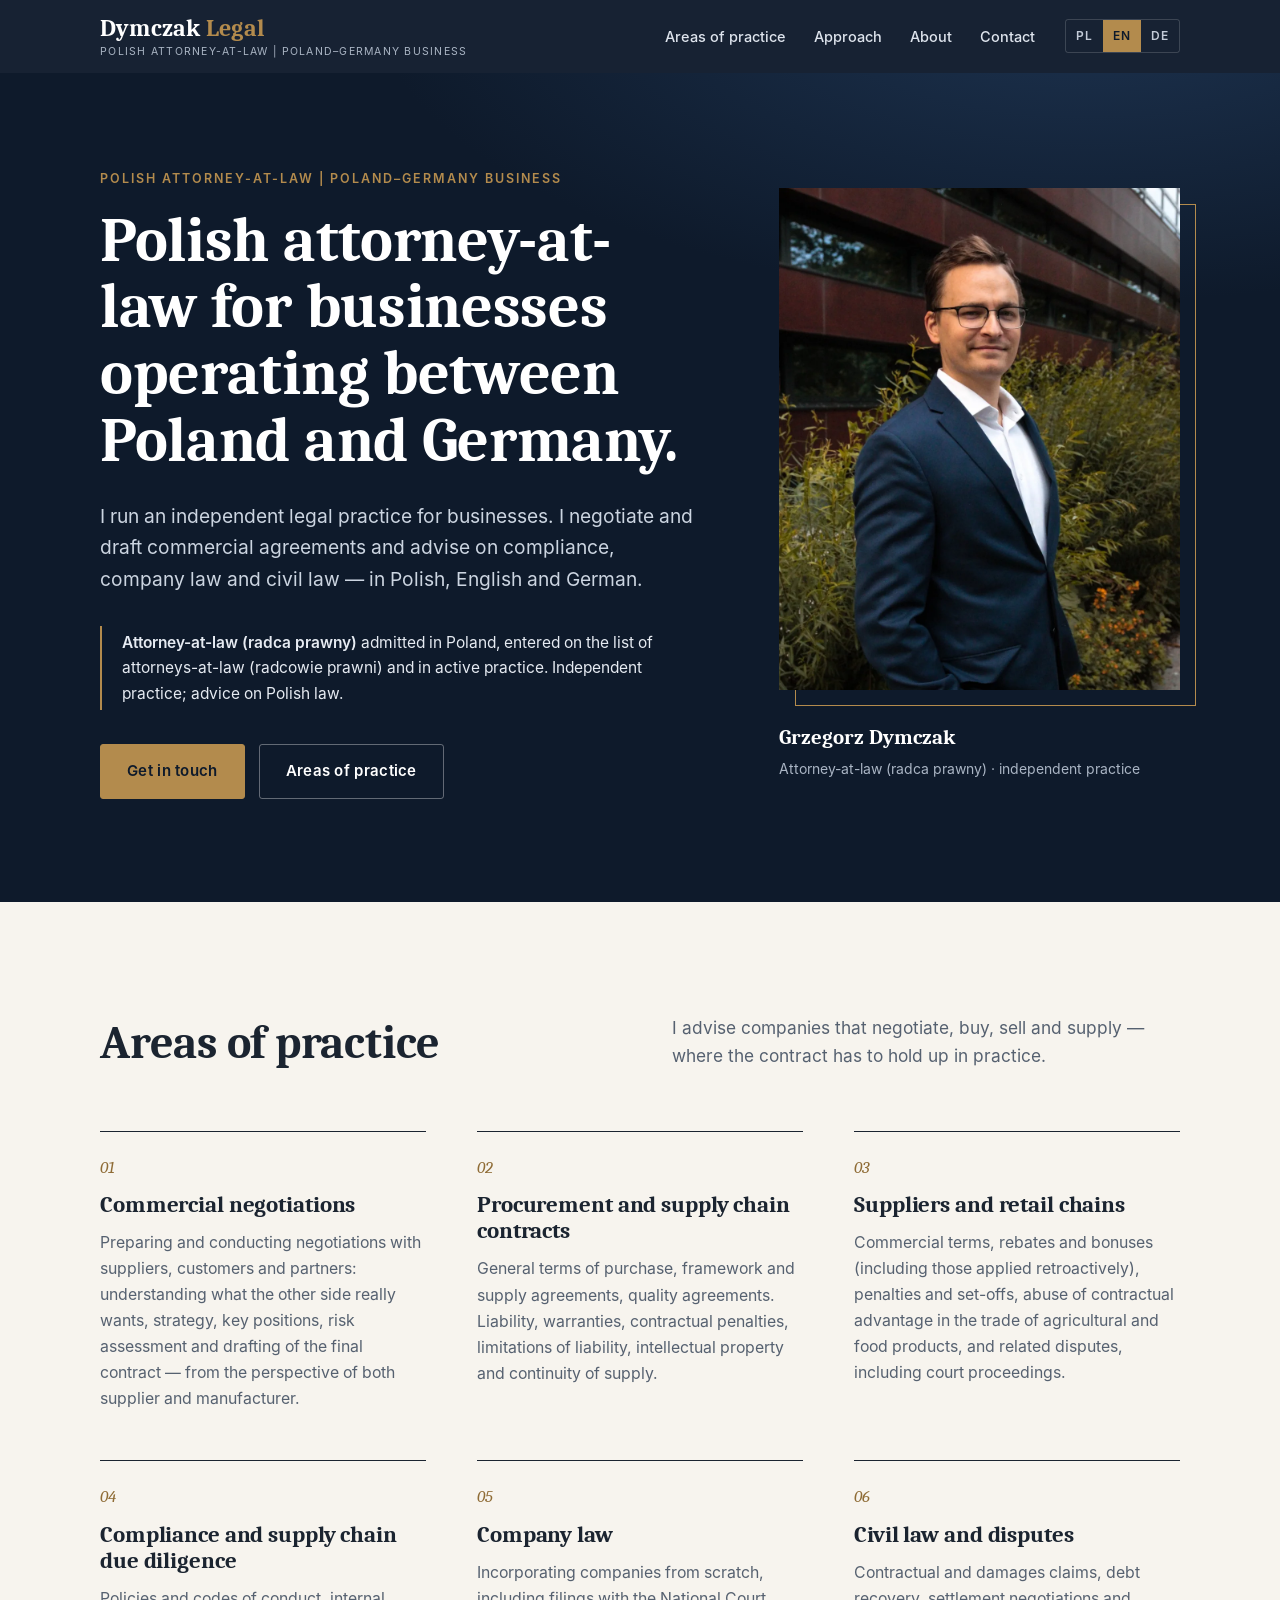
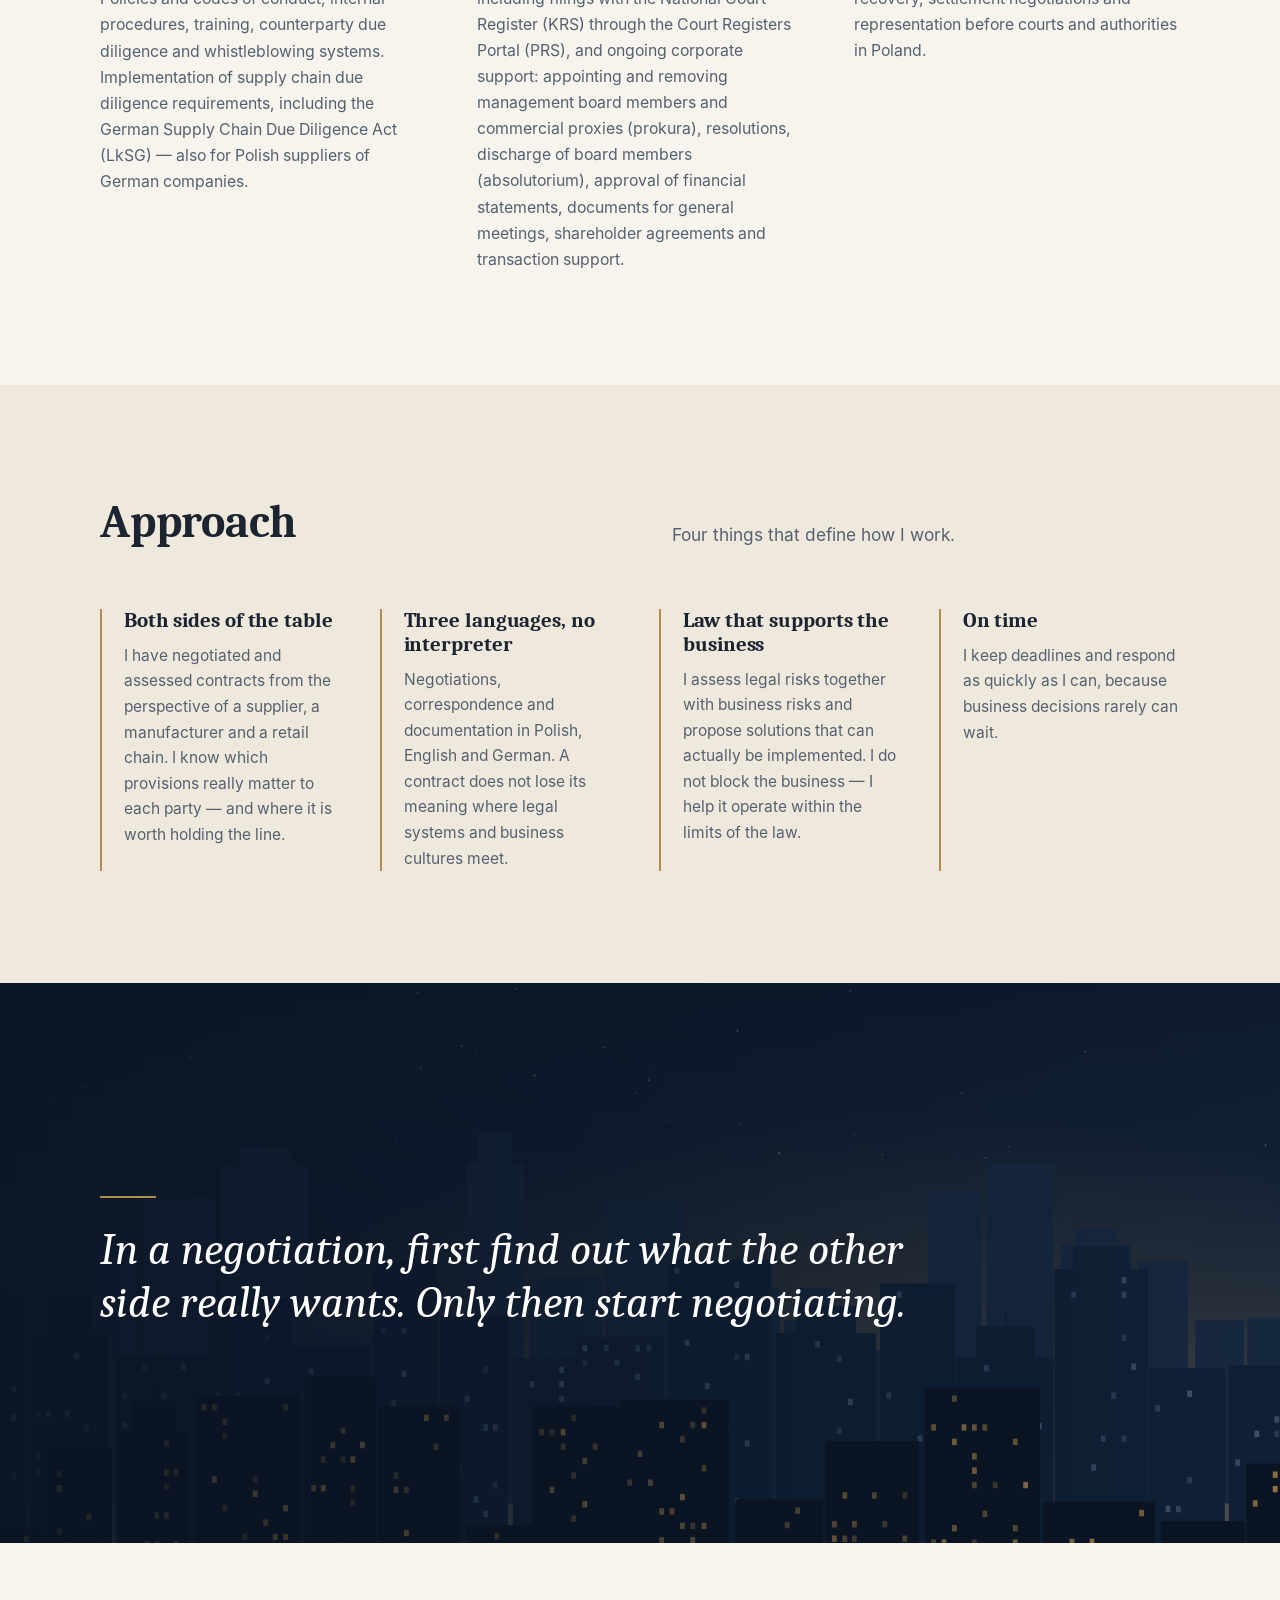
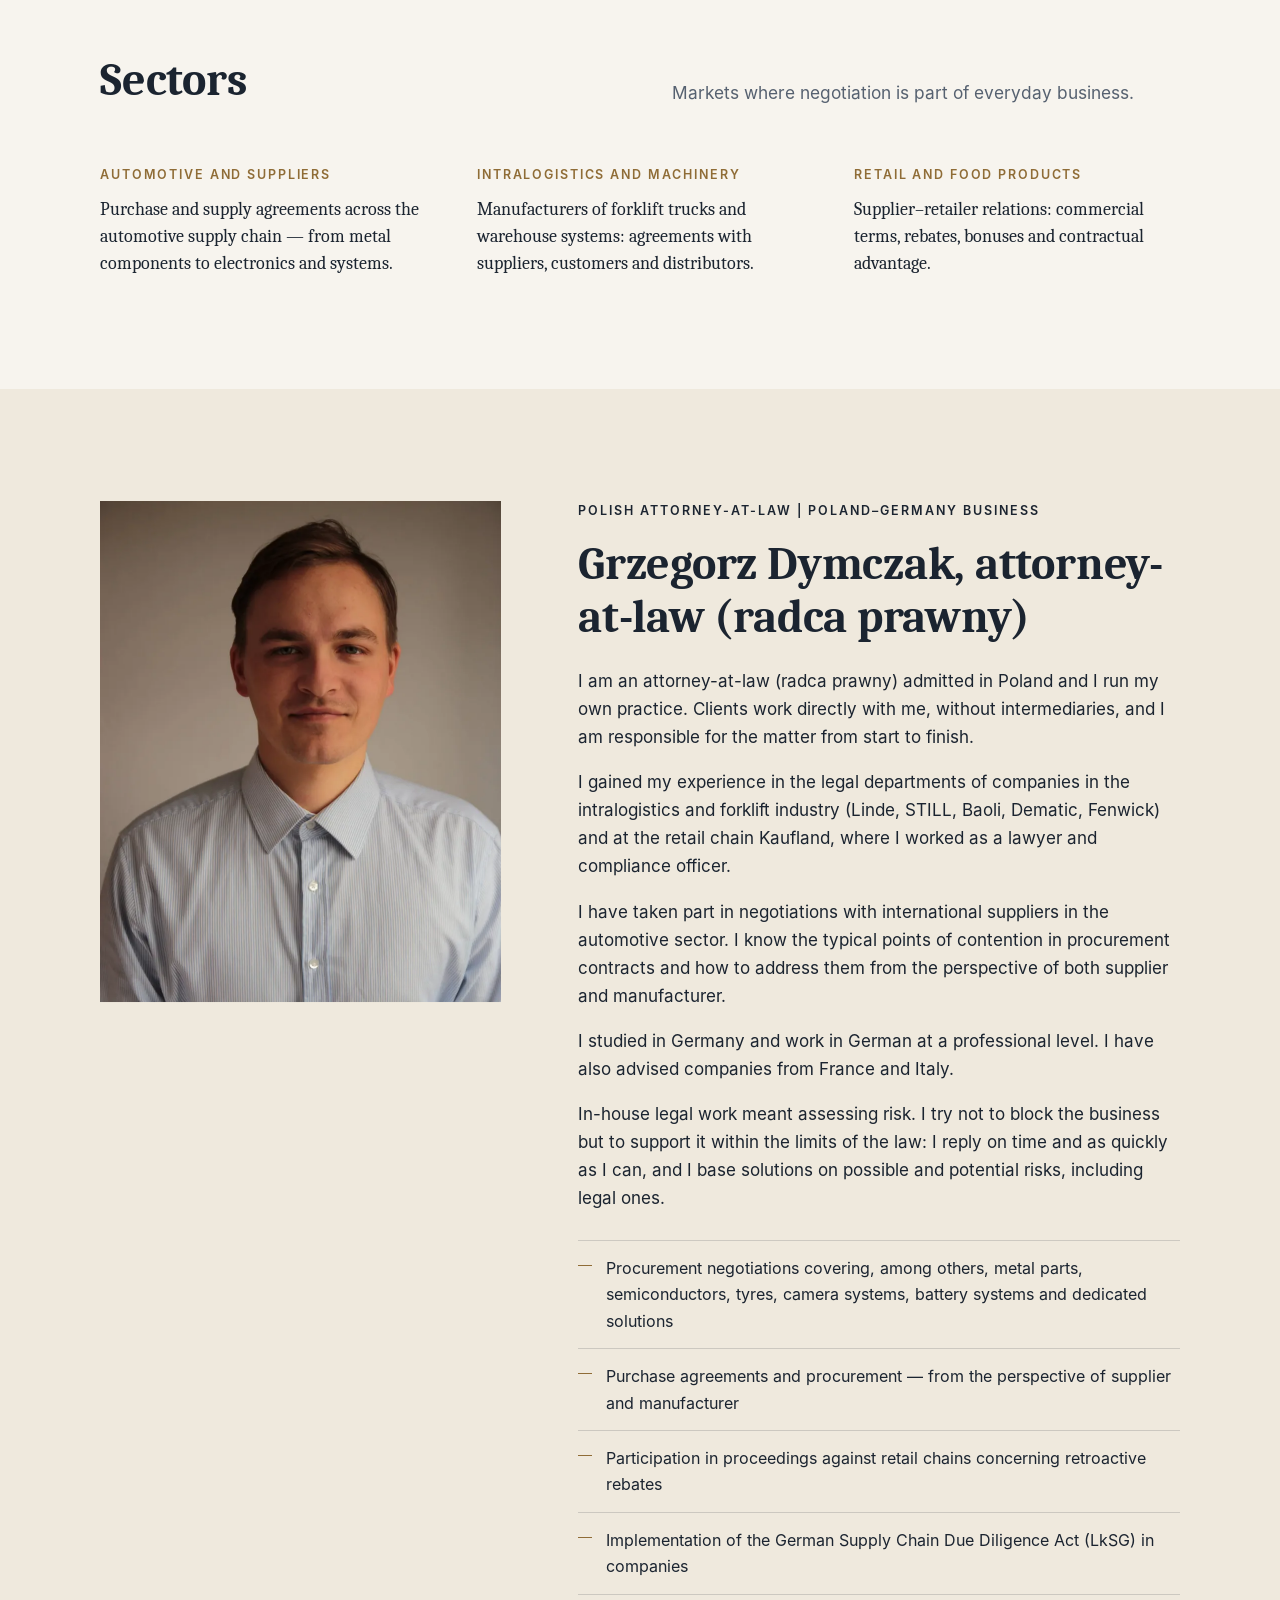
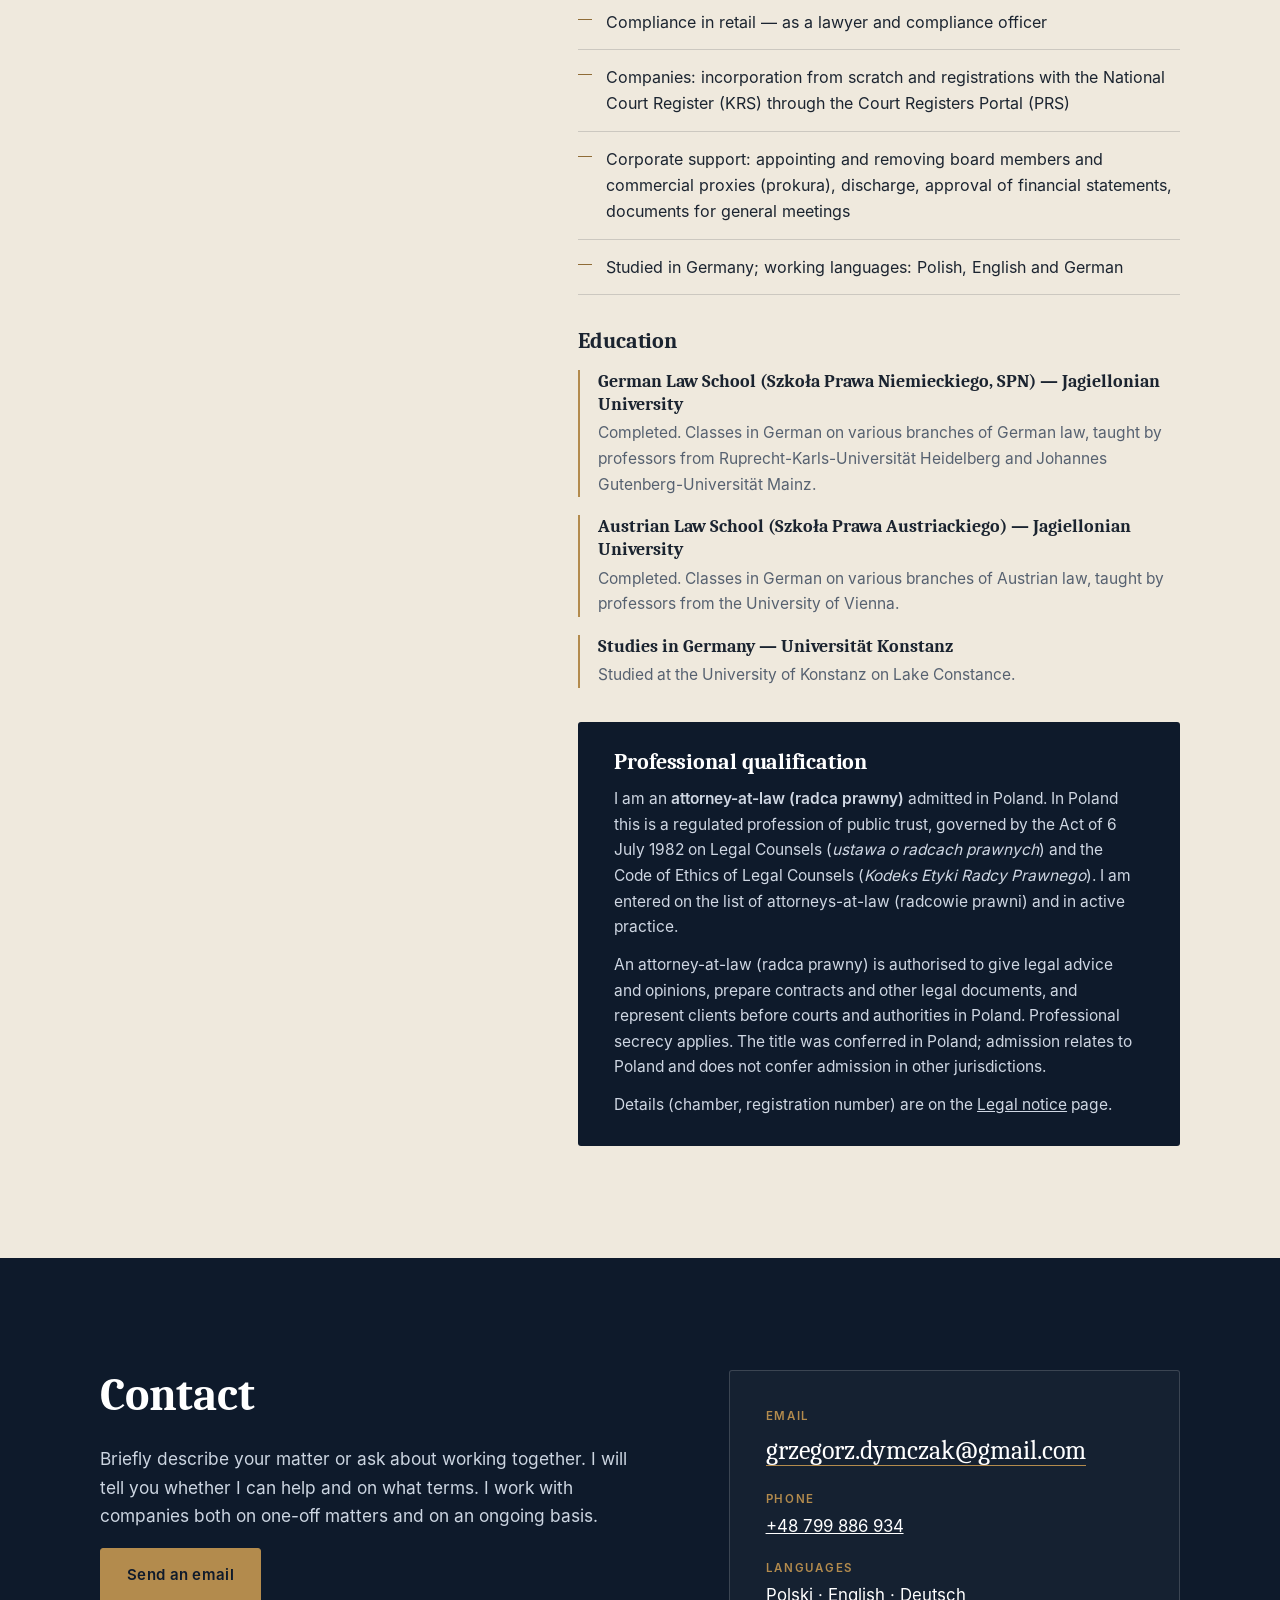
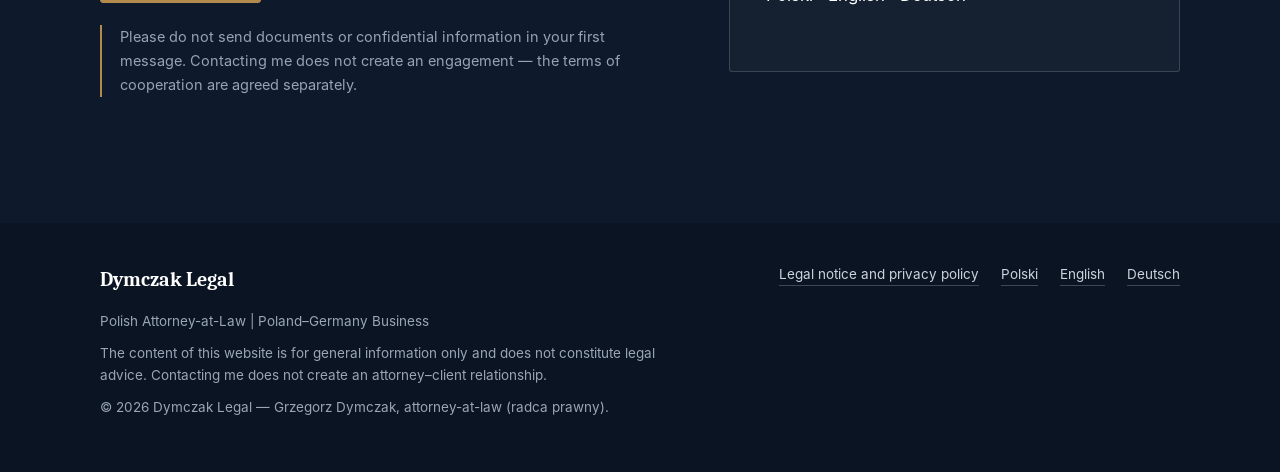
<file: en/index.html>
<!doctype html>
<html lang="en">
<head>
<meta charset="utf-8">
<meta name="viewport" content="width=device-width, initial-scale=1">
<title>Dymczak Legal — Attorney-at-Law (radca prawny) | Poland–Germany Business</title>
<meta name="description" content="Grzegorz Dymczak, attorney-at-law (radca prawny) admitted in Poland, in independent practice. Business negotiations, procurement and supply agreements, compliance, company law and civil law. Services in Polish, English and German.">
<link rel="canonical" href="https://dymczaklegal.com/en/">
<link rel="alternate" hreflang="pl" href="https://dymczaklegal.com/pl/">
<link rel="alternate" hreflang="en" href="https://dymczaklegal.com/en/">
<link rel="alternate" hreflang="de" href="https://dymczaklegal.com/de/">
<link rel="alternate" hreflang="x-default" href="https://dymczaklegal.com/">
<meta name="theme-color" content="#0e1a2b">
<meta property="og:type" content="website">
<meta property="og:site_name" content="Dymczak Legal">
<meta property="og:title" content="Dymczak Legal — Attorney-at-Law (radca prawny) | Poland–Germany Business">
<meta property="og:description" content="Grzegorz Dymczak, attorney-at-law (radca prawny) admitted in Poland, in independent practice. Business negotiations, procurement and supply agreements, compliance, company law and civil law. Services in Polish, English and German.">
<meta property="og:url" content="https://dymczaklegal.com/en/">
<meta property="og:locale" content="en_GB">
<meta property="og:image" content="https://dymczaklegal.com/assets/img/og.jpg">
<meta name="twitter:card" content="summary_large_image">
<link rel="icon" href="/favicon.ico" sizes="48x48">
<link rel="icon" href="/favicon.svg" type="image/svg+xml">
<link rel="icon" href="/assets/img/icon-192.png" type="image/png" sizes="192x192">
<link rel="apple-touch-icon" href="/assets/img/apple-touch-icon.png">
<link rel="stylesheet" href="../assets/css/style.css">
<script type="application/ld+json">{"@context": "https://schema.org", "@type": "ProfessionalService", "name": "Dymczak Legal", "url": "https://dymczaklegal.com/en/", "description": "Grzegorz Dymczak, attorney-at-law (radca prawny) admitted in Poland, in independent practice. Business negotiations, procurement and supply agreements, compliance, company law and civil law. Services in Polish, English and German.", "knowsLanguage": ["pl", "en", "de"], "areaServed": ["PL", "DE"], "founder": {"@type": "Person", "name": "Grzegorz Dymczak", "jobTitle": "Attorney-at-law (radca prawny)", "knowsLanguage": ["pl", "en", "de"], "alumniOf": [{"@type": "CollegeOrUniversity", "name": "Jagiellonian University"}, {"@type": "CollegeOrUniversity", "name": "University of Konstanz"}]}, "image": "https://dymczaklegal.com/assets/img/og.jpg"}</script>
</head>
<body>
<a class="skip" href="#main">Skip to content</a>
<header class="site-header">
 <div class="wrap header-inner">
  <a class="brand" href="./" aria-label="Dymczak Legal">
   <span class="brand__name">Dymczak <span>Legal</span></span>
   <span class="brand__sub">Polish Attorney-at-Law | Poland–Germany Business</span>
  </a>
  <button class="menu-btn" type="button" aria-expanded="false" aria-controls="site-nav">Menu</button>
  <nav class="nav" id="site-nav" aria-label="Menu">
   <ul class="nav__list"><li><a href="#services">Areas of practice</a></li><li><a href="#approach">Approach</a></li><li><a href="#about">About</a></li><li><a href="#contact">Contact</a></li></ul>
   <div class="lang" role="group" aria-label="Language"><a href="../pl/" hreflang="pl" lang="pl">PL</a><a href="../en/" hreflang="en" lang="en" aria-current="true">EN</a><a href="../de/" hreflang="de" lang="de">DE</a></div>
  </nav>
 </div>
</header>
<main id="main">

<section class="hero">
 <div class="wrap hero__grid">
  <div>
   <p class="eyebrow">Polish Attorney-at-Law | Poland–Germany Business</p>
   <h1>Polish attorney-at-law for businesses operating between Poland and Germany.</h1>
   <p class="hero__lead">I run an independent legal practice for businesses. I negotiate and draft commercial agreements and advise on compliance, company law and civil law — in Polish, English and German.</p>
   <p class="hero__cred"><strong>Attorney-at-law (radca prawny)</strong> admitted in Poland, entered on the list of attorneys-at-law (radcowie prawni) and in active practice. Independent practice; advice on Polish law.</p>
   <div class="hero__cta">
    <a class="btn btn--primary" href="#contact">Get in touch</a>
    <a class="btn btn--ghost" href="#services">Areas of practice</a>
   </div>
  </div>
  <figure class="portrait">
   <div class="portrait__img"><img src="../assets/img/portrait-suit.webp" width="1000" height="1500" alt="Grzegorz Dymczak, attorney-at-law, in a navy suit" fetchpriority="high"></div>
   <figcaption><strong>Grzegorz Dymczak</strong>Attorney-at-law (radca prawny) · independent practice</figcaption>
  </figure>
 </div>
</section>

<section class="section" id="services">
 <div class="wrap">
  <div class="section__head"><h2>Areas of practice</h2><p>I advise companies that negotiate, buy, sell and supply — where the contract has to hold up in practice.</p></div>
  <div class="services"><article class="service"><span class="service__n">01</span><h3>Commercial negotiations</h3><p>Preparing and conducting negotiations with suppliers, customers and partners: understanding what the other side really wants, strategy, key positions, risk assessment and drafting of the final contract — from the perspective of both supplier and manufacturer.</p></article><article class="service"><span class="service__n">02</span><h3>Procurement and supply chain contracts</h3><p>General terms of purchase, framework and supply agreements, quality agreements. Liability, warranties, contractual penalties, limitations of liability, intellectual property and continuity of supply.</p></article><article class="service"><span class="service__n">03</span><h3>Suppliers and retail chains</h3><p>Commercial terms, rebates and bonuses (including those applied retroactively), penalties and set-offs, abuse of contractual advantage in the trade of agricultural and food products, and related disputes, including court proceedings.</p></article><article class="service"><span class="service__n">04</span><h3>Compliance and supply chain due diligence</h3><p>Policies and codes of conduct, internal procedures, training, counterparty due diligence and whistleblowing systems. Implementation of supply chain due diligence requirements, including the German Supply Chain Due Diligence Act (LkSG) — also for Polish suppliers of German companies.</p></article><article class="service"><span class="service__n">05</span><h3>Company law</h3><p>Incorporating companies from scratch, including filings with the National Court Register (KRS) through the Court Registers Portal (PRS), and ongoing corporate support: appointing and removing management board members and commercial proxies (prokura), resolutions, discharge of board members (absolutorium), approval of financial statements, documents for general meetings, shareholder agreements and transaction support.</p></article><article class="service"><span class="service__n">06</span><h3>Civil law and disputes</h3><p>Contractual and damages claims, debt recovery, settlement negotiations and representation before courts and authorities in Poland.</p></article></div>
 </div>
</section>

<section class="section section--alt" id="approach">
 <div class="wrap">
  <div class="section__head"><h2>Approach</h2><p>Four things that define how I work.</p></div>
  <div class="pillars"><div class="pillar"><h3>Both sides of the table</h3><p>I have negotiated and assessed contracts from the perspective of a supplier, a manufacturer and a retail chain. I know which provisions really matter to each party — and where it is worth holding the line.</p></div><div class="pillar"><h3>Three languages, no interpreter</h3><p>Negotiations, correspondence and documentation in Polish, English and German. A contract does not lose its meaning where legal systems and business cultures meet.</p></div><div class="pillar"><h3>Law that supports the business</h3><p>I assess legal risks together with business risks and propose solutions that can actually be implemented. I do not block the business — I help it operate within the limits of the law.</p></div><div class="pillar"><h3>On time</h3><p>I keep deadlines and respond as quickly as I can, because business decisions rarely can wait.</p></div></div>
 </div>
</section>

<section class="band" aria-label="In a negotiation, first find out what the other side really wants. Only then start negotiating.">
 <img class="band__img" src="../assets/img/skyline.svg" width="1600" height="900" alt="Stylised illustration of a city skyline at dusk" loading="lazy">
 <div class="wrap"><blockquote>In a negotiation, first find out what the other side really wants. Only then start negotiating.</blockquote></div>
</section>

<section class="section">
 <div class="wrap">
  <div class="section__head"><h2>Sectors</h2><p>Markets where negotiation is part of everyday business.</p></div>
  <div class="industries"><div class="industry"><h3>Automotive and suppliers</h3><p>Purchase and supply agreements across the automotive supply chain — from metal components to electronics and systems.</p></div><div class="industry"><h3>Intralogistics and machinery</h3><p>Manufacturers of forklift trucks and warehouse systems: agreements with suppliers, customers and distributors.</p></div><div class="industry"><h3>Retail and food products</h3><p>Supplier–retailer relations: commercial terms, rebates, bonuses and contractual advantage.</p></div></div>
 </div>
</section>

<section class="section section--alt" id="about">
 <div class="wrap about">
  <figure class="about__photo"><img src="../assets/img/portrait-shirt.webp" width="800" height="1200" alt="Grzegorz Dymczak — portrait" loading="lazy"></figure>
  <div>
   <p class="eyebrow eyebrow--dark">Polish Attorney-at-Law | Poland–Germany Business</p>
   <h2>Grzegorz Dymczak, attorney-at-law (radca prawny)</h2>
   <p>I am an attorney-at-law (radca prawny) admitted in Poland and I run my own practice. Clients work directly with me, without intermediaries, and I am responsible for the matter from start to finish.</p><p>I gained my experience in the legal departments of companies in the intralogistics and forklift industry (Linde, STILL, Baoli, Dematic, Fenwick) and at the retail chain Kaufland, where I worked as a lawyer and compliance officer.</p><p>I have taken part in negotiations with international suppliers in the automotive sector. I know the typical points of contention in procurement contracts and how to address them from the perspective of both supplier and manufacturer.</p><p>I studied in Germany and work in German at a professional level. I have also advised companies from France and Italy.</p><p>In-house legal work meant assessing risk. I try not to block the business but to support it within the limits of the law: I reply on time and as quickly as I can, and I base solutions on possible and potential risks, including legal ones.</p>
   <ul class="highlights"><li>Procurement negotiations covering, among others, metal parts, semiconductors, tyres, camera systems, battery systems and dedicated solutions</li><li>Purchase agreements and procurement — from the perspective of supplier and manufacturer</li><li>Participation in proceedings against retail chains concerning retroactive rebates</li><li>Implementation of the German Supply Chain Due Diligence Act (LkSG) in companies</li><li>Compliance in retail — as a lawyer and compliance officer</li><li>Companies: incorporation from scratch and registrations with the National Court Register (KRS) through the Court Registers Portal (PRS)</li><li>Corporate support: appointing and removing board members and commercial proxies (prokura), discharge, approval of financial statements, documents for general meetings</li><li>Studied in Germany; working languages: Polish, English and German</li></ul>
   <div class="edu"><h3>Education</h3><ul><li><strong>German Law School (Szkoła Prawa Niemieckiego, SPN) — Jagiellonian University</strong><span>Completed. Classes in German on various branches of German law, taught by professors from Ruprecht-Karls-Universität Heidelberg and Johannes Gutenberg-Universität Mainz.</span></li><li><strong>Austrian Law School (Szkoła Prawa Austriackiego) — Jagiellonian University</strong><span>Completed. Classes in German on various branches of Austrian law, taught by professors from the University of Vienna.</span></li><li><strong>Studies in Germany — Universität Konstanz</strong><span>Studied at the University of Konstanz on Lake Constance.</span></li></ul></div>
   <div class="quals"><h3>Professional qualification</h3><p>I am an <strong>attorney-at-law (radca prawny)</strong> admitted in Poland. In Poland this is a regulated profession of public trust, governed by the Act of 6 July 1982 on Legal Counsels (<em>ustawa o radcach prawnych</em>) and the Code of Ethics of Legal Counsels (<em>Kodeks Etyki Radcy Prawnego</em>). I am entered on the list of attorneys-at-law (radcowie prawni) and in active practice.</p><p>An attorney-at-law (radca prawny) is authorised to give legal advice and opinions, prepare contracts and other legal documents, and represent clients before courts and authorities in Poland. Professional secrecy applies. The title was conferred in Poland; admission relates to Poland and does not confer admission in other jurisdictions.</p><p>Details (chamber, registration number) are on the <a href="legal-notice.html">Legal notice</a> page.</p></div>
  </div>
 </div>
</section>

<section class="section contact" id="contact">
 <div class="wrap contact__grid">
  <div>
   <h2>Contact</h2>
   <p class="contact__text">Briefly describe your matter or ask about working together. I will tell you whether I can help and on what terms. I work with companies both on one-off matters and on an ongoing basis.</p>
   <p><a class="btn btn--primary" href="mailto:grzegorz.dymczak@gmail.com?subject=Enquiry%20—%20Dymczak%20Legal">Send an email</a></p>
   <p class="contact__note">Please do not send documents or confidential information in your first message. Contacting me does not create an engagement — the terms of cooperation are agreed separately.</p>
  </div>
  <div class="card">
   <dl>
    <dt>Email</dt><dd><a class="mail" href="mailto:grzegorz.dymczak@gmail.com">grzegorz.dymczak@gmail.com</a></dd>
    <dt>Phone</dt><dd><a href="tel:+48799886934">+48 799 886 934</a></dd>
    <dt>Languages</dt><dd>Polski · English · Deutsch</dd>
    
   </dl>
  </div>
 </div>
</section>

</main>
<footer class="site-footer">
 <div class="wrap footer-grid">
  <div>
   <p class="footer-brand">Dymczak Legal</p>
   <p>Polish Attorney-at-Law | Poland–Germany Business</p>
   <p>The content of this website is for general information only and does not constitute legal advice. Contacting me does not create an attorney–client relationship.</p>
   <p>© 2026 Dymczak Legal — Grzegorz Dymczak, attorney-at-law (radca prawny).</p>
  </div>
  <div class="footer-links">
   <a href="legal-notice.html">Legal notice and privacy policy</a>
   <a href="../pl/" hreflang="pl" lang="pl">Polski</a><a href="../en/" hreflang="en" lang="en">English</a><a href="../de/" hreflang="de" lang="de">Deutsch</a>
  </div>
 </div>
</footer>
<script src="../assets/js/main.js" defer></script>
</body>
</html>
</file>
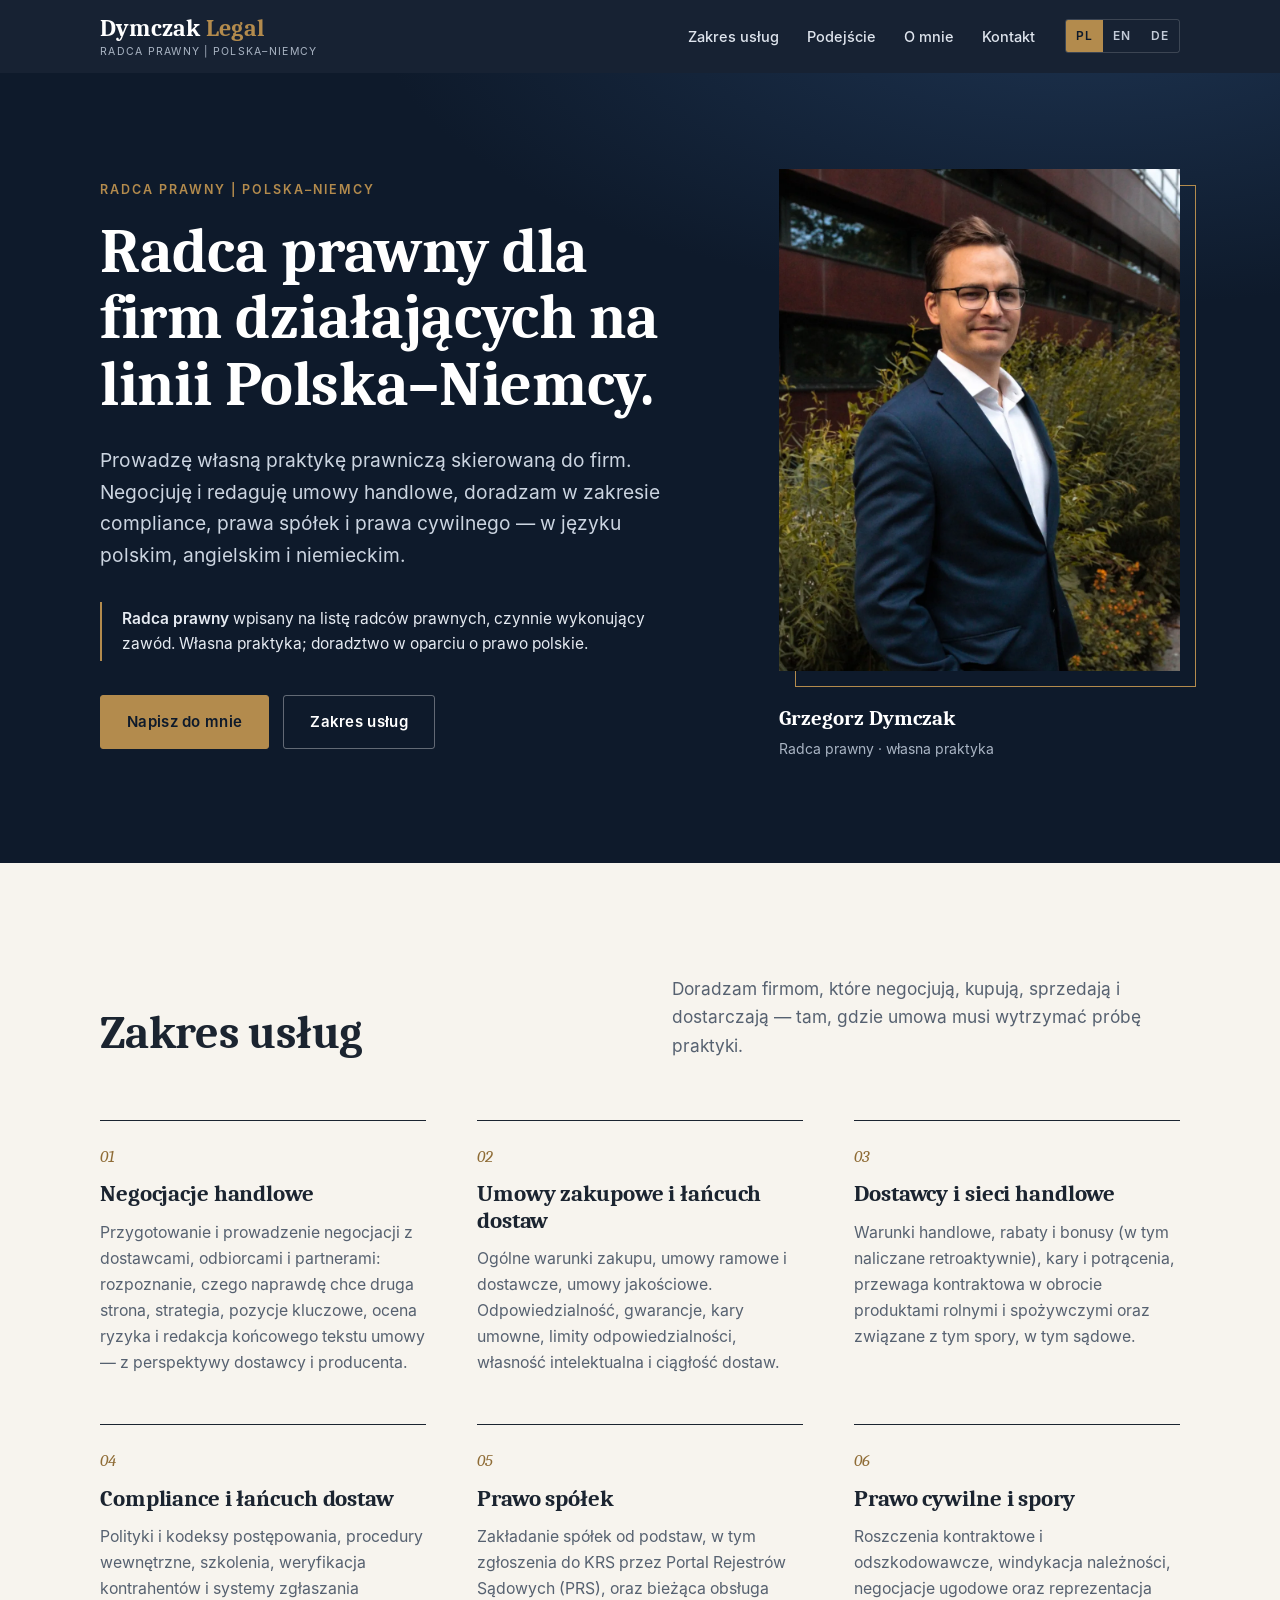
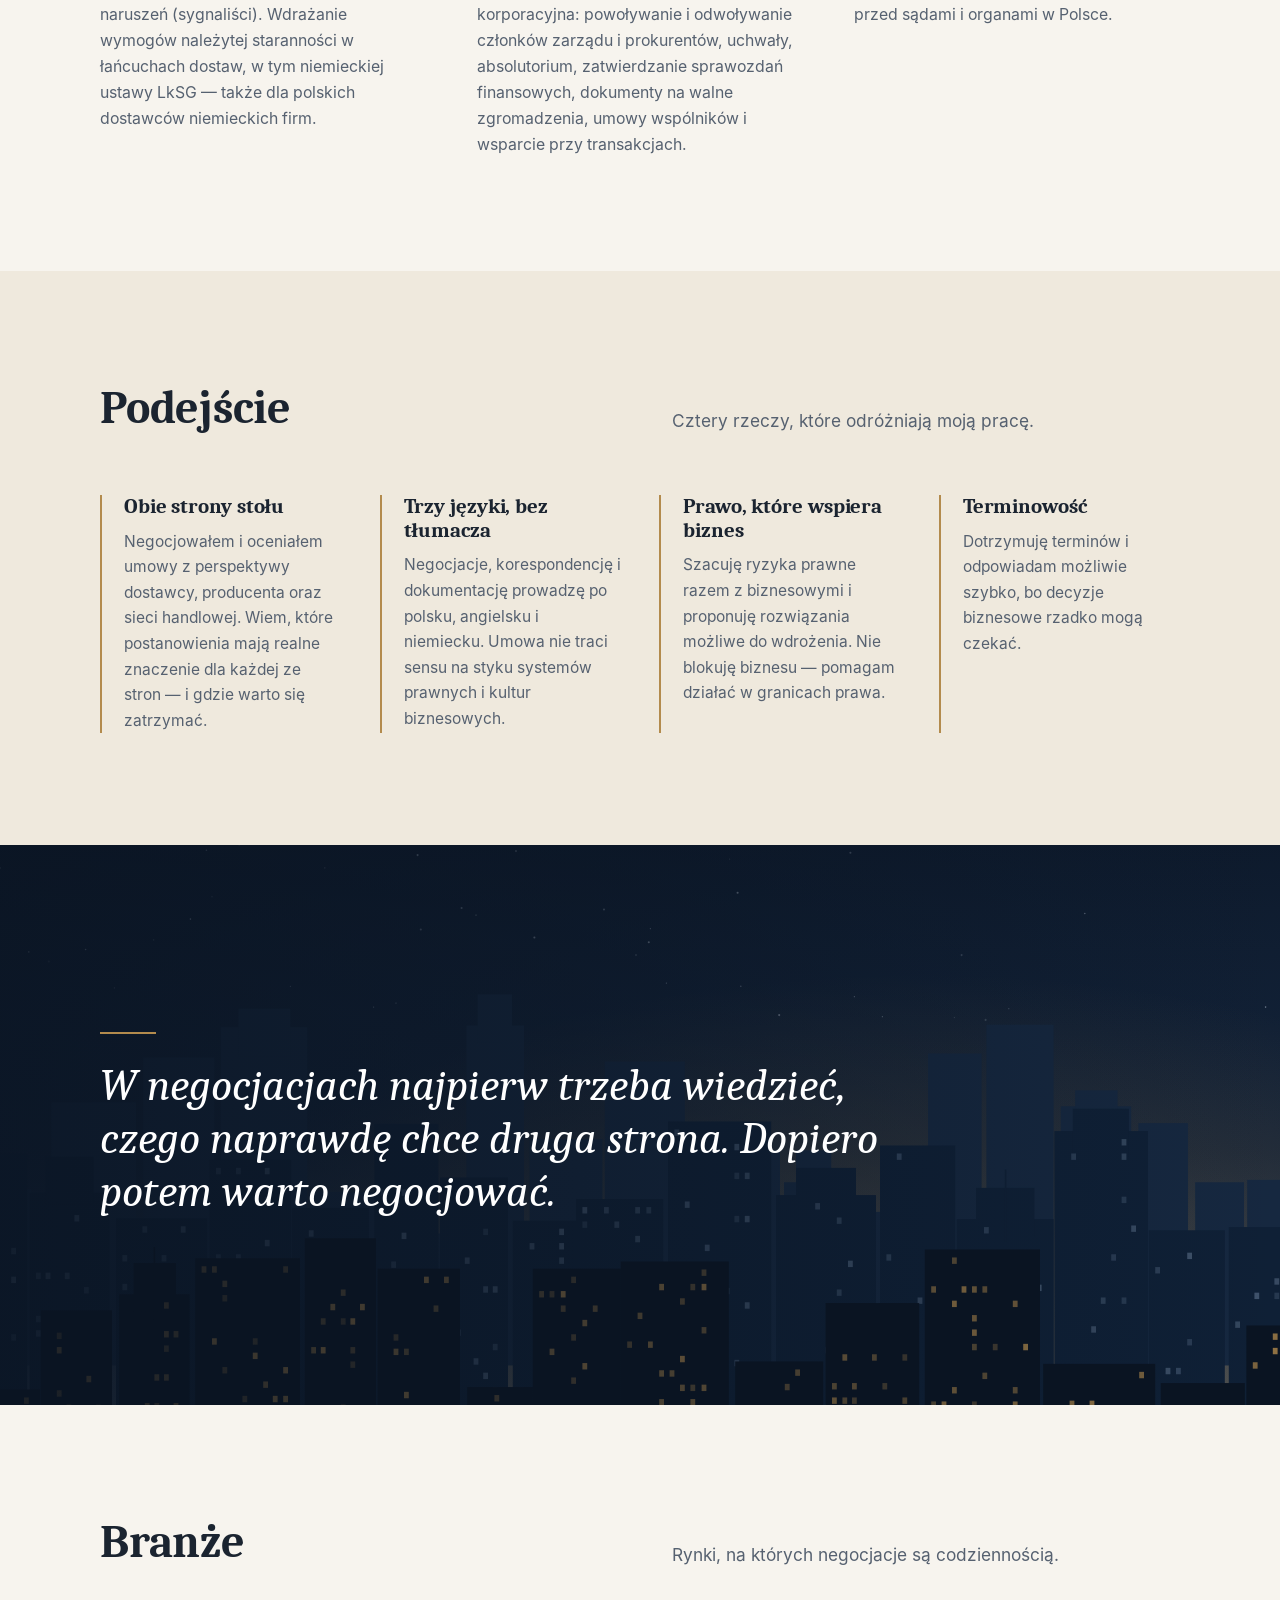
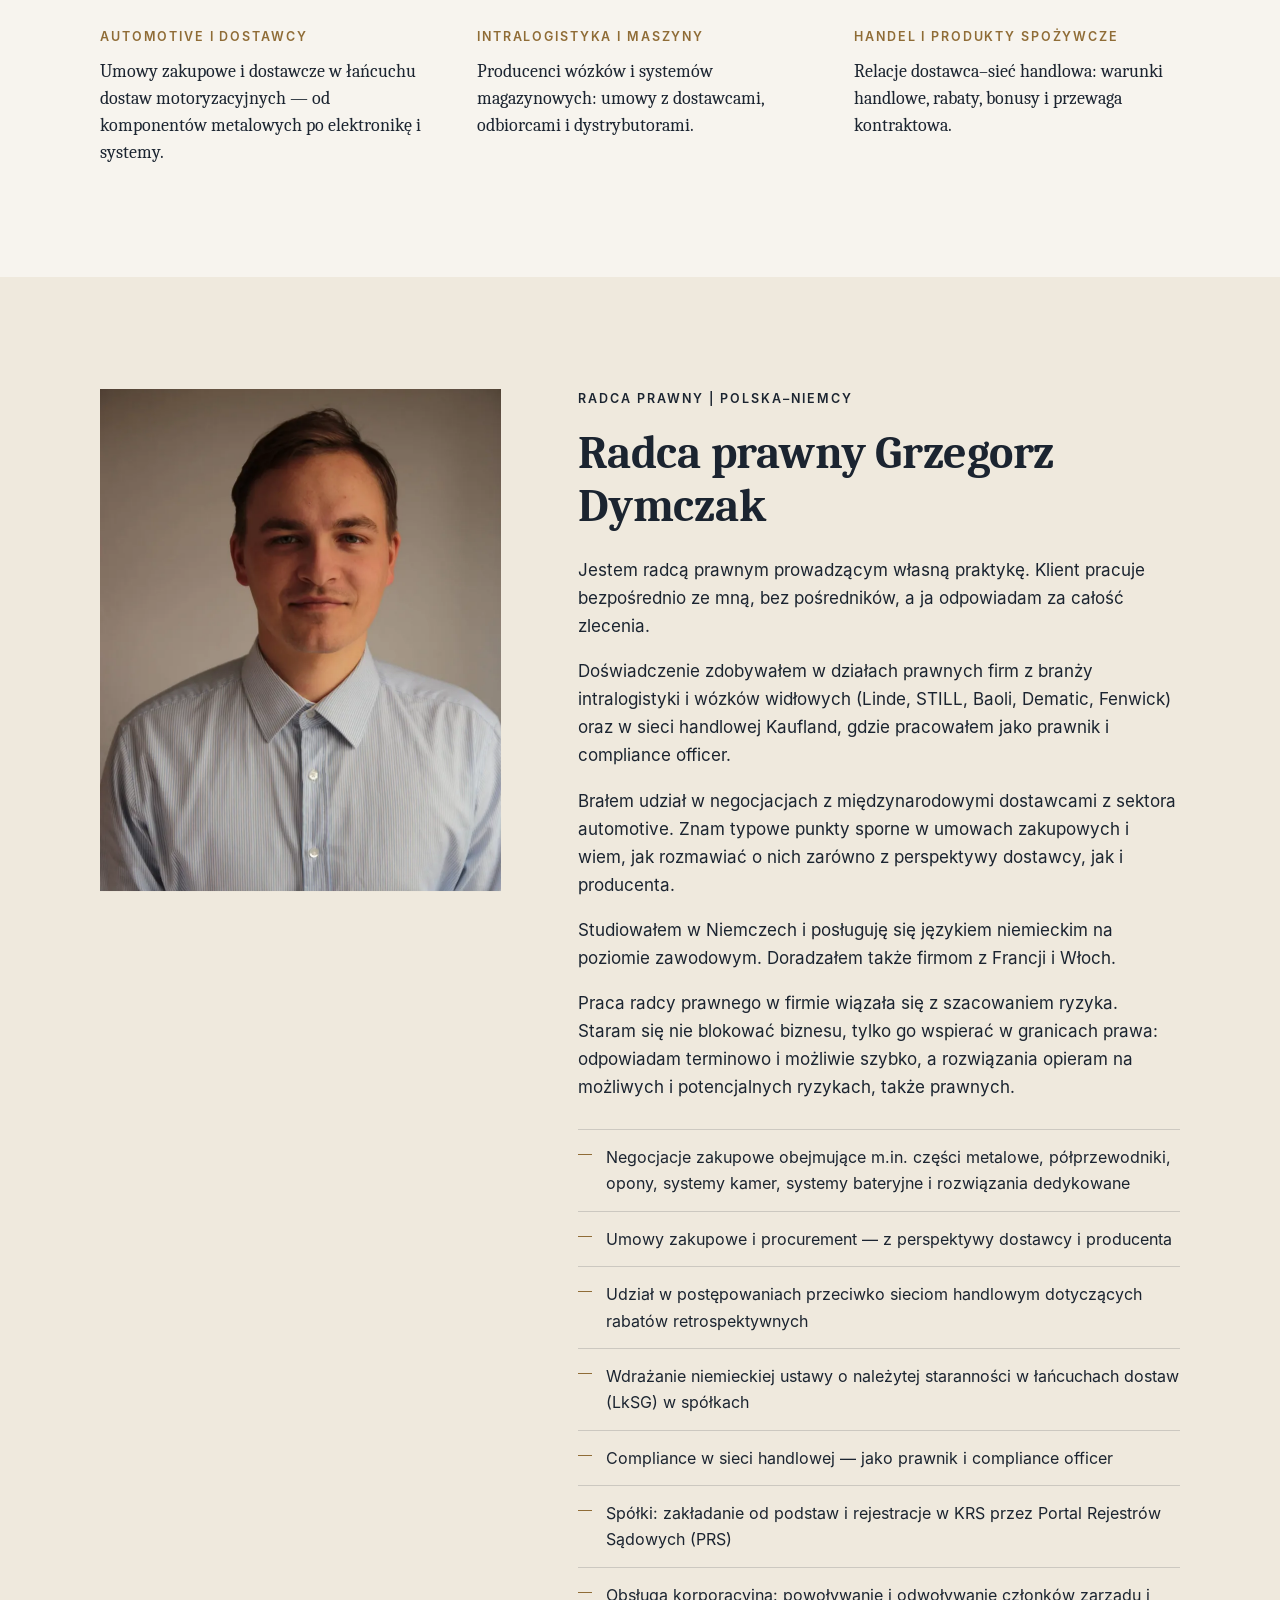
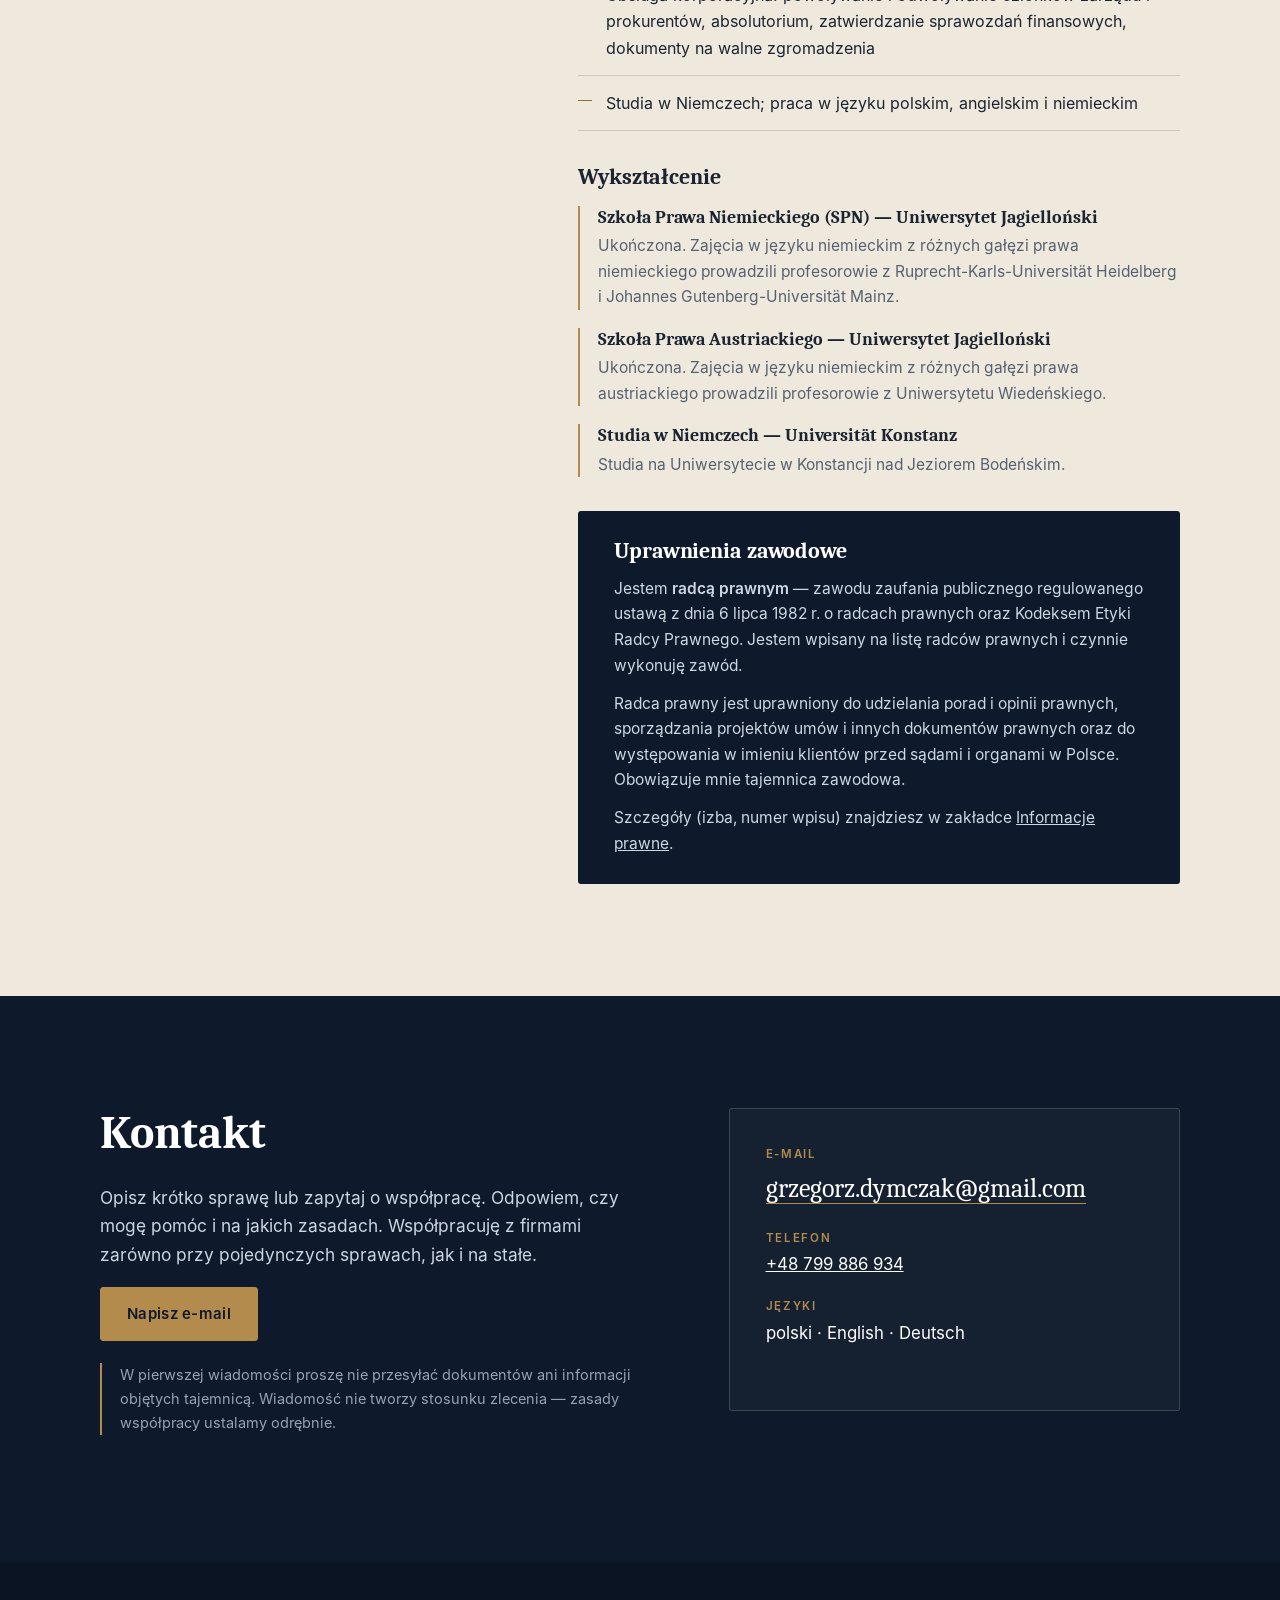
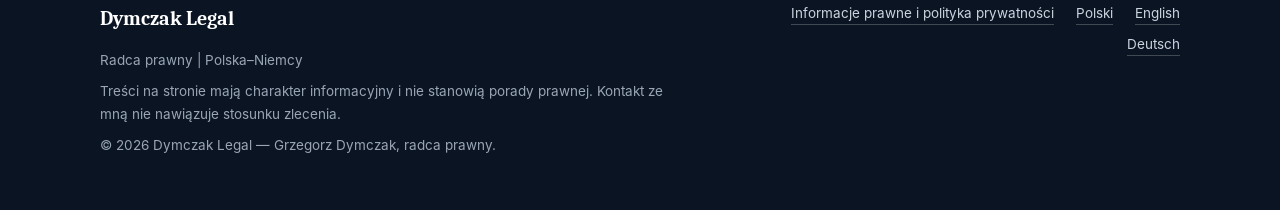
<file: pl/index.html>
<!doctype html>
<html lang="pl">
<head>
<meta charset="utf-8">
<meta name="viewport" content="width=device-width, initial-scale=1">
<title>Dymczak Legal — radca prawny | Polska–Niemcy | negocjacje, umowy, compliance</title>
<meta name="description" content="Radca prawny Grzegorz Dymczak. Własna praktyka dla firm: negocjacje i umowy handlowe, procurement, compliance, prawo spółek, prawo cywilne. Obsługa w języku polskim, angielskim i niemieckim.">
<link rel="canonical" href="https://dymczaklegal.com/pl/">
<link rel="alternate" hreflang="pl" href="https://dymczaklegal.com/pl/">
<link rel="alternate" hreflang="en" href="https://dymczaklegal.com/en/">
<link rel="alternate" hreflang="de" href="https://dymczaklegal.com/de/">
<link rel="alternate" hreflang="x-default" href="https://dymczaklegal.com/">
<meta name="theme-color" content="#0e1a2b">
<meta property="og:type" content="website">
<meta property="og:site_name" content="Dymczak Legal">
<meta property="og:title" content="Dymczak Legal — radca prawny | Polska–Niemcy | negocjacje, umowy, compliance">
<meta property="og:description" content="Radca prawny Grzegorz Dymczak. Własna praktyka dla firm: negocjacje i umowy handlowe, procurement, compliance, prawo spółek, prawo cywilne. Obsługa w języku polskim, angielskim i niemieckim.">
<meta property="og:url" content="https://dymczaklegal.com/pl/">
<meta property="og:locale" content="pl_PL">
<meta property="og:image" content="https://dymczaklegal.com/assets/img/og.jpg">
<meta name="twitter:card" content="summary_large_image">
<link rel="icon" href="/favicon.ico" sizes="48x48">
<link rel="icon" href="/favicon.svg" type="image/svg+xml">
<link rel="icon" href="/assets/img/icon-192.png" type="image/png" sizes="192x192">
<link rel="apple-touch-icon" href="/assets/img/apple-touch-icon.png">
<link rel="stylesheet" href="../assets/css/style.css">
<script type="application/ld+json">{"@context": "https://schema.org", "@type": "ProfessionalService", "name": "Dymczak Legal", "url": "https://dymczaklegal.com/pl/", "description": "Radca prawny Grzegorz Dymczak. Własna praktyka dla firm: negocjacje i umowy handlowe, procurement, compliance, prawo spółek, prawo cywilne. Obsługa w języku polskim, angielskim i niemieckim.", "knowsLanguage": ["pl", "en", "de"], "areaServed": ["PL", "DE"], "founder": {"@type": "Person", "name": "Grzegorz Dymczak", "jobTitle": "Radca prawny", "knowsLanguage": ["pl", "en", "de"], "alumniOf": [{"@type": "CollegeOrUniversity", "name": "Jagiellonian University"}, {"@type": "CollegeOrUniversity", "name": "University of Konstanz"}]}, "image": "https://dymczaklegal.com/assets/img/og.jpg"}</script>
</head>
<body>
<a class="skip" href="#main">Przejdź do treści</a>
<header class="site-header">
 <div class="wrap header-inner">
  <a class="brand" href="./" aria-label="Dymczak Legal">
   <span class="brand__name">Dymczak <span>Legal</span></span>
   <span class="brand__sub">Radca prawny | Polska–Niemcy</span>
  </a>
  <button class="menu-btn" type="button" aria-expanded="false" aria-controls="site-nav">Menu</button>
  <nav class="nav" id="site-nav" aria-label="Menu">
   <ul class="nav__list"><li><a href="#services">Zakres usług</a></li><li><a href="#approach">Podejście</a></li><li><a href="#about">O mnie</a></li><li><a href="#contact">Kontakt</a></li></ul>
   <div class="lang" role="group" aria-label="Wybór języka"><a href="../pl/" hreflang="pl" lang="pl" aria-current="true">PL</a><a href="../en/" hreflang="en" lang="en">EN</a><a href="../de/" hreflang="de" lang="de">DE</a></div>
  </nav>
 </div>
</header>
<main id="main">

<section class="hero">
 <div class="wrap hero__grid">
  <div>
   <p class="eyebrow">Radca prawny | Polska–Niemcy</p>
   <h1>Radca prawny dla firm działających na linii Polska–Niemcy.</h1>
   <p class="hero__lead">Prowadzę własną praktykę prawniczą skierowaną do firm. Negocjuję i redaguję umowy handlowe, doradzam w zakresie compliance, prawa spółek i prawa cywilnego — w języku polskim, angielskim i niemieckim.</p>
   <p class="hero__cred"><strong>Radca prawny</strong> wpisany na listę radców prawnych, czynnie wykonujący zawód. Własna praktyka; doradztwo w oparciu o prawo polskie.</p>
   <div class="hero__cta">
    <a class="btn btn--primary" href="#contact">Napisz do mnie</a>
    <a class="btn btn--ghost" href="#services">Zakres usług</a>
   </div>
  </div>
  <figure class="portrait">
   <div class="portrait__img"><img src="../assets/img/portrait-suit.webp" width="1000" height="1500" alt="Grzegorz Dymczak, radca prawny, w granatowym garniturze" fetchpriority="high"></div>
   <figcaption><strong>Grzegorz Dymczak</strong>Radca prawny · własna praktyka</figcaption>
  </figure>
 </div>
</section>

<section class="section" id="services">
 <div class="wrap">
  <div class="section__head"><h2>Zakres usług</h2><p>Doradzam firmom, które negocjują, kupują, sprzedają i dostarczają — tam, gdzie umowa musi wytrzymać próbę praktyki.</p></div>
  <div class="services"><article class="service"><span class="service__n">01</span><h3>Negocjacje handlowe</h3><p>Przygotowanie i prowadzenie negocjacji z dostawcami, odbiorcami i partnerami: rozpoznanie, czego naprawdę chce druga strona, strategia, pozycje kluczowe, ocena ryzyka i redakcja końcowego tekstu umowy — z perspektywy dostawcy i producenta.</p></article><article class="service"><span class="service__n">02</span><h3>Umowy zakupowe i łańcuch dostaw</h3><p>Ogólne warunki zakupu, umowy ramowe i dostawcze, umowy jakościowe. Odpowiedzialność, gwarancje, kary umowne, limity odpowiedzialności, własność intelektualna i ciągłość dostaw.</p></article><article class="service"><span class="service__n">03</span><h3>Dostawcy i sieci handlowe</h3><p>Warunki handlowe, rabaty i bonusy (w tym naliczane retroaktywnie), kary i potrącenia, przewaga kontraktowa w obrocie produktami rolnymi i spożywczymi oraz związane z tym spory, w tym sądowe.</p></article><article class="service"><span class="service__n">04</span><h3>Compliance i łańcuch dostaw</h3><p>Polityki i kodeksy postępowania, procedury wewnętrzne, szkolenia, weryfikacja kontrahentów i systemy zgłaszania naruszeń (sygnaliści). Wdrażanie wymogów należytej staranności w łańcuchach dostaw, w tym niemieckiej ustawy LkSG — także dla polskich dostawców niemieckich firm.</p></article><article class="service"><span class="service__n">05</span><h3>Prawo spółek</h3><p>Zakładanie spółek od podstaw, w tym zgłoszenia do KRS przez Portal Rejestrów Sądowych (PRS), oraz bieżąca obsługa korporacyjna: powoływanie i odwoływanie członków zarządu i prokurentów, uchwały, absolutorium, zatwierdzanie sprawozdań finansowych, dokumenty na walne zgromadzenia, umowy wspólników i wsparcie przy transakcjach.</p></article><article class="service"><span class="service__n">06</span><h3>Prawo cywilne i spory</h3><p>Roszczenia kontraktowe i odszkodowawcze, windykacja należności, negocjacje ugodowe oraz reprezentacja przed sądami i organami w Polsce.</p></article></div>
 </div>
</section>

<section class="section section--alt" id="approach">
 <div class="wrap">
  <div class="section__head"><h2>Podejście</h2><p>Cztery rzeczy, które odróżniają moją pracę.</p></div>
  <div class="pillars"><div class="pillar"><h3>Obie strony stołu</h3><p>Negocjowałem i oceniałem umowy z perspektywy dostawcy, producenta oraz sieci handlowej. Wiem, które postanowienia mają realne znaczenie dla każdej ze stron — i gdzie warto się zatrzymać.</p></div><div class="pillar"><h3>Trzy języki, bez tłumacza</h3><p>Negocjacje, korespondencję i dokumentację prowadzę po polsku, angielsku i niemiecku. Umowa nie traci sensu na styku systemów prawnych i kultur biznesowych.</p></div><div class="pillar"><h3>Prawo, które wspiera biznes</h3><p>Szacuję ryzyka prawne razem z biznesowymi i proponuję rozwiązania możliwe do wdrożenia. Nie blokuję biznesu — pomagam działać w granicach prawa.</p></div><div class="pillar"><h3>Terminowość</h3><p>Dotrzymuję terminów i odpowiadam możliwie szybko, bo decyzje biznesowe rzadko mogą czekać.</p></div></div>
 </div>
</section>

<section class="band" aria-label="W negocjacjach najpierw trzeba wiedzieć, czego naprawdę chce druga strona. Dopiero potem warto negocjować.">
 <img class="band__img" src="../assets/img/skyline.svg" width="1600" height="900" alt="Stylizowana grafika: panorama miasta o zmierzchu" loading="lazy">
 <div class="wrap"><blockquote>W negocjacjach najpierw trzeba wiedzieć, czego naprawdę chce druga strona. Dopiero potem warto negocjować.</blockquote></div>
</section>

<section class="section">
 <div class="wrap">
  <div class="section__head"><h2>Branże</h2><p>Rynki, na których negocjacje są codziennością.</p></div>
  <div class="industries"><div class="industry"><h3>Automotive i dostawcy</h3><p>Umowy zakupowe i dostawcze w łańcuchu dostaw motoryzacyjnych — od komponentów metalowych po elektronikę i systemy.</p></div><div class="industry"><h3>Intralogistyka i maszyny</h3><p>Producenci wózków i systemów magazynowych: umowy z dostawcami, odbiorcami i dystrybutorami.</p></div><div class="industry"><h3>Handel i produkty spożywcze</h3><p>Relacje dostawca–sieć handlowa: warunki handlowe, rabaty, bonusy i przewaga kontraktowa.</p></div></div>
 </div>
</section>

<section class="section section--alt" id="about">
 <div class="wrap about">
  <figure class="about__photo"><img src="../assets/img/portrait-shirt.webp" width="800" height="1200" alt="Grzegorz Dymczak — portret" loading="lazy"></figure>
  <div>
   <p class="eyebrow eyebrow--dark">Radca prawny | Polska–Niemcy</p>
   <h2>Radca prawny Grzegorz Dymczak</h2>
   <p>Jestem radcą prawnym prowadzącym własną praktykę. Klient pracuje bezpośrednio ze mną, bez pośredników, a ja odpowiadam za całość zlecenia.</p><p>Doświadczenie zdobywałem w działach prawnych firm z branży intralogistyki i wózków widłowych (Linde, STILL, Baoli, Dematic, Fenwick) oraz w sieci handlowej Kaufland, gdzie pracowałem jako prawnik i compliance officer.</p><p>Brałem udział w negocjacjach z międzynarodowymi dostawcami z sektora automotive. Znam typowe punkty sporne w umowach zakupowych i wiem, jak rozmawiać o nich zarówno z perspektywy dostawcy, jak i producenta.</p><p>Studiowałem w Niemczech i posługuję się językiem niemieckim na poziomie zawodowym. Doradzałem także firmom z Francji i Włoch.</p><p>Praca radcy prawnego w firmie wiązała się z szacowaniem ryzyka. Staram się nie blokować biznesu, tylko go wspierać w granicach prawa: odpowiadam terminowo i możliwie szybko, a rozwiązania opieram na możliwych i potencjalnych ryzykach, także prawnych.</p>
   <ul class="highlights"><li>Negocjacje zakupowe obejmujące m.in. części metalowe, półprzewodniki, opony, systemy kamer, systemy bateryjne i rozwiązania dedykowane</li><li>Umowy zakupowe i procurement — z perspektywy dostawcy i producenta</li><li>Udział w postępowaniach przeciwko sieciom handlowym dotyczących rabatów retrospektywnych</li><li>Wdrażanie niemieckiej ustawy o należytej staranności w łańcuchach dostaw (LkSG) w spółkach</li><li>Compliance w sieci handlowej — jako prawnik i compliance officer</li><li>Spółki: zakładanie od podstaw i rejestracje w KRS przez Portal Rejestrów Sądowych (PRS)</li><li>Obsługa korporacyjna: powoływanie i odwoływanie członków zarządu i prokurentów, absolutorium, zatwierdzanie sprawozdań finansowych, dokumenty na walne zgromadzenia</li><li>Studia w Niemczech; praca w języku polskim, angielskim i niemieckim</li></ul>
   <div class="edu"><h3>Wykształcenie</h3><ul><li><strong>Szkoła Prawa Niemieckiego (SPN) — Uniwersytet Jagielloński</strong><span>Ukończona. Zajęcia w języku niemieckim z różnych gałęzi prawa niemieckiego prowadzili profesorowie z Ruprecht-Karls-Universität Heidelberg i Johannes Gutenberg-Universität Mainz.</span></li><li><strong>Szkoła Prawa Austriackiego — Uniwersytet Jagielloński</strong><span>Ukończona. Zajęcia w języku niemieckim z różnych gałęzi prawa austriackiego prowadzili profesorowie z Uniwersytetu Wiedeńskiego.</span></li><li><strong>Studia w Niemczech — Universität Konstanz</strong><span>Studia na Uniwersytecie w Konstancji nad Jeziorem Bodeńskim.</span></li></ul></div>
   <div class="quals"><h3>Uprawnienia zawodowe</h3><p>Jestem <strong>radcą prawnym</strong> — zawodu zaufania publicznego regulowanego ustawą z dnia 6 lipca 1982 r. o radcach prawnych oraz Kodeksem Etyki Radcy Prawnego. Jestem wpisany na listę radców prawnych i czynnie wykonuję zawód.</p><p>Radca prawny jest uprawniony do udzielania porad i opinii prawnych, sporządzania projektów umów i innych dokumentów prawnych oraz do występowania w imieniu klientów przed sądami i organami w Polsce. Obowiązuje mnie tajemnica zawodowa.</p><p>Szczegóły (izba, numer wpisu) znajdziesz w zakładce <a href="informacje-prawne.html">Informacje prawne</a>.</p></div>
  </div>
 </div>
</section>

<section class="section contact" id="contact">
 <div class="wrap contact__grid">
  <div>
   <h2>Kontakt</h2>
   <p class="contact__text">Opisz krótko sprawę lub zapytaj o współpracę. Odpowiem, czy mogę pomóc i na jakich zasadach. Współpracuję z firmami zarówno przy pojedynczych sprawach, jak i na stałe.</p>
   <p><a class="btn btn--primary" href="mailto:grzegorz.dymczak@gmail.com?subject=Zapytanie%20—%20Dymczak%20Legal">Napisz e-mail</a></p>
   <p class="contact__note">W pierwszej wiadomości proszę nie przesyłać dokumentów ani informacji objętych tajemnicą. Wiadomość nie tworzy stosunku zlecenia — zasady współpracy ustalamy odrębnie.</p>
  </div>
  <div class="card">
   <dl>
    <dt>E-mail</dt><dd><a class="mail" href="mailto:grzegorz.dymczak@gmail.com">grzegorz.dymczak@gmail.com</a></dd>
    <dt>Telefon</dt><dd><a href="tel:+48799886934">+48 799 886 934</a></dd>
    <dt>Języki</dt><dd>polski · English · Deutsch</dd>
    
   </dl>
  </div>
 </div>
</section>

</main>
<footer class="site-footer">
 <div class="wrap footer-grid">
  <div>
   <p class="footer-brand">Dymczak Legal</p>
   <p>Radca prawny | Polska–Niemcy</p>
   <p>Treści na stronie mają charakter informacyjny i nie stanowią porady prawnej. Kontakt ze mną nie nawiązuje stosunku zlecenia.</p>
   <p>© 2026 Dymczak Legal — Grzegorz Dymczak, radca prawny.</p>
  </div>
  <div class="footer-links">
   <a href="informacje-prawne.html">Informacje prawne i polityka prywatności</a>
   <a href="../pl/" hreflang="pl" lang="pl">Polski</a><a href="../en/" hreflang="en" lang="en">English</a><a href="../de/" hreflang="de" lang="de">Deutsch</a>
  </div>
 </div>
</footer>
<script src="../assets/js/main.js" defer></script>
</body>
</html>
</file>
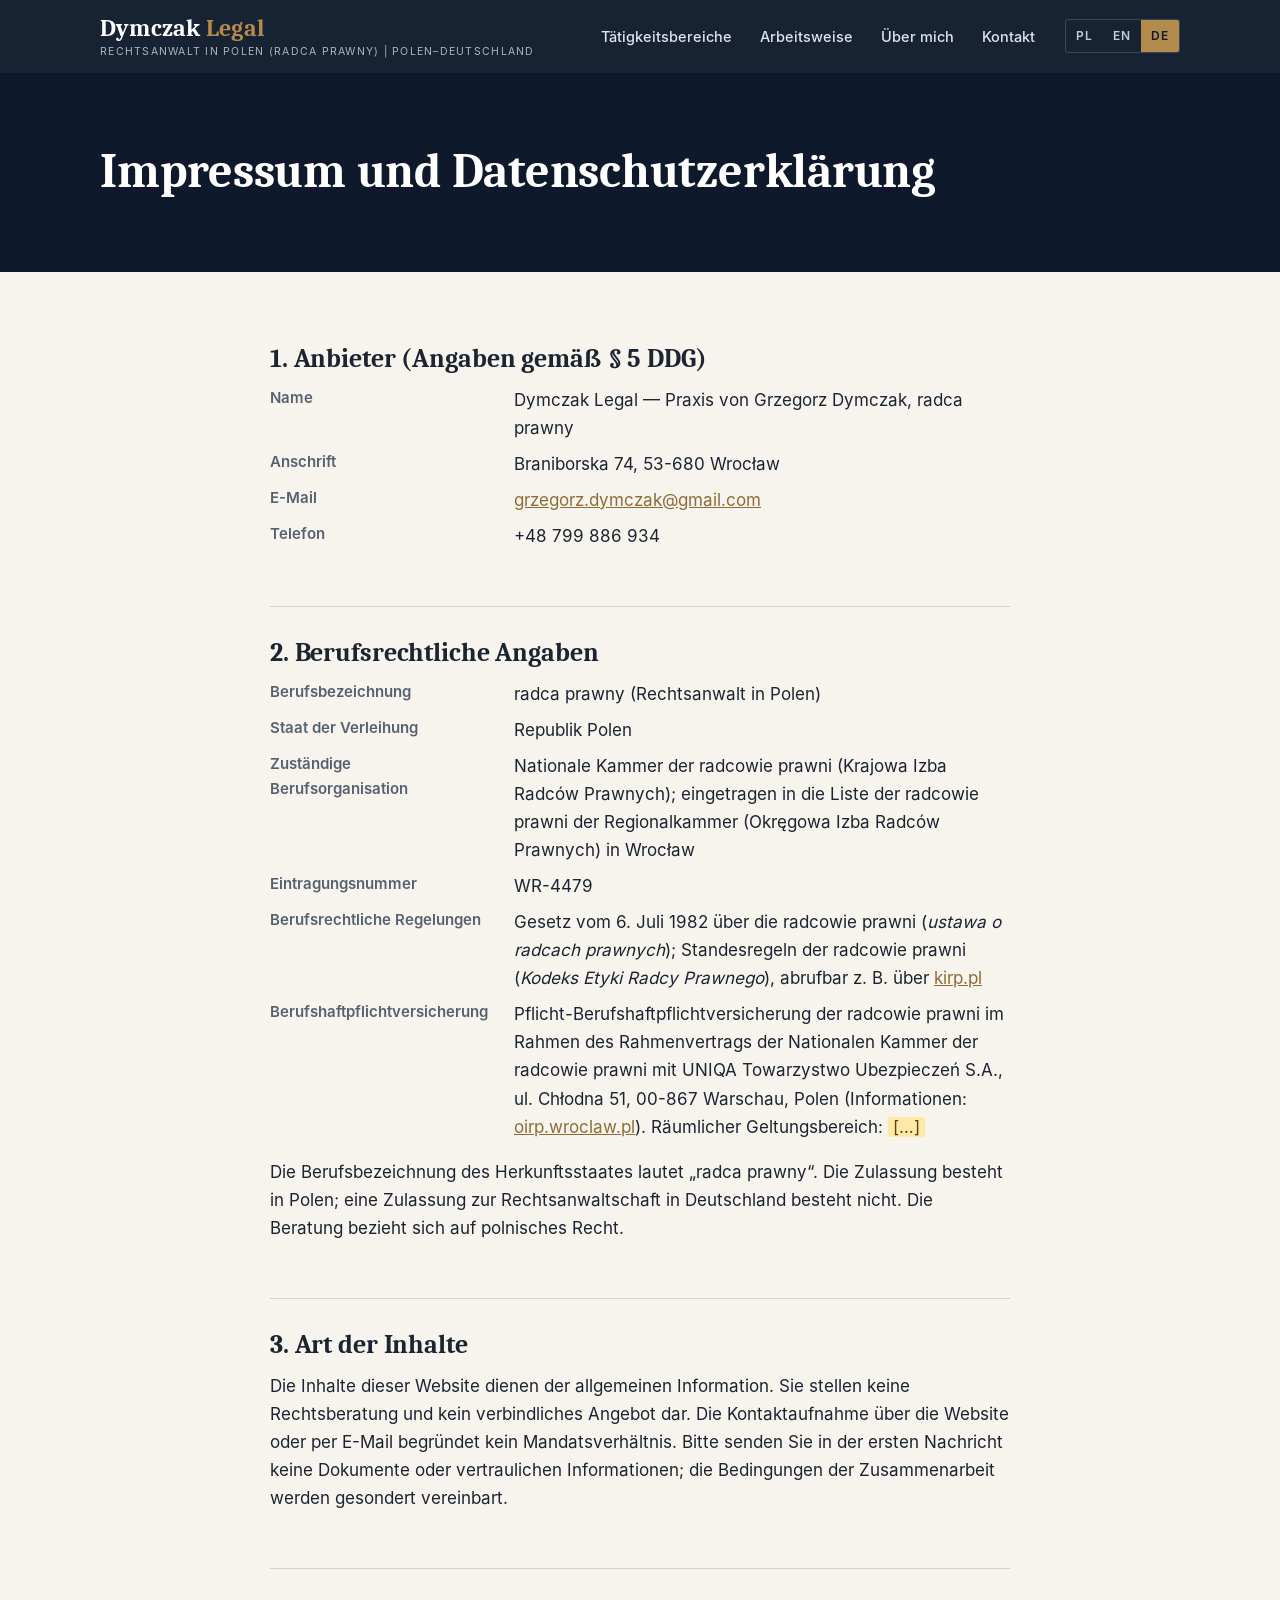
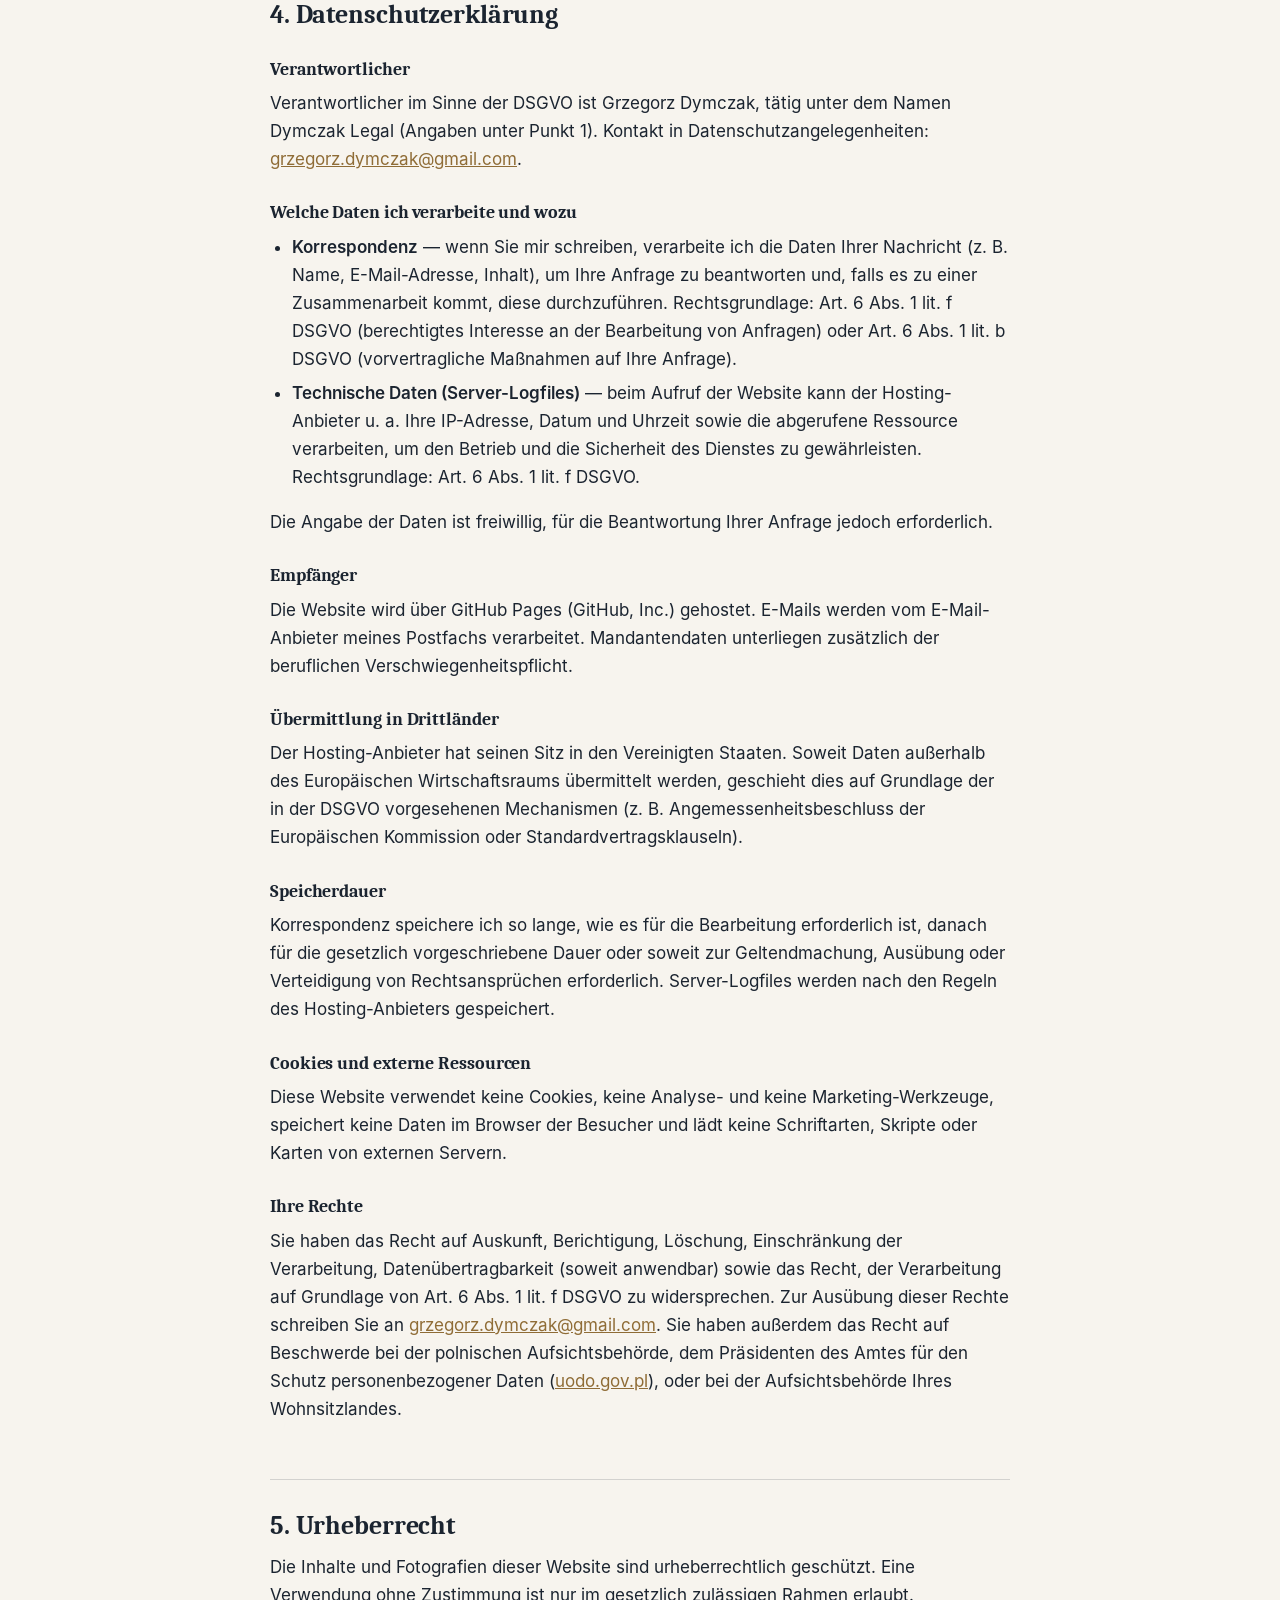
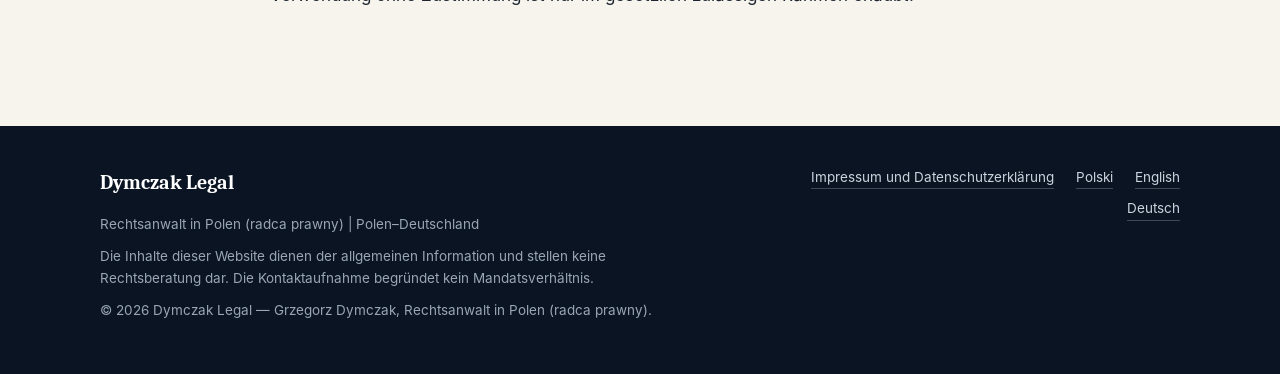
<file: de/impressum.html>
<!doctype html>
<html lang="de">
<head>
<meta charset="utf-8">
<meta name="viewport" content="width=device-width, initial-scale=1">
<title>Impressum und Datenschutzerklärung — Dymczak Legal</title>
<meta name="description" content="Grzegorz Dymczak, radca prawny — in Polen zugelassener Rechtsanwalt in eigener Praxis. Verhandlungen, Einkaufs- und Lieferverträge, Compliance, Gesellschaftsrecht und Zivilrecht. Beratung auf Polnisch, Englisch und Deutsch.">
<link rel="canonical" href="https://dymczaklegal.com/de/impressum.html">
<link rel="alternate" hreflang="pl" href="https://dymczaklegal.com/pl/informacje-prawne.html">
<link rel="alternate" hreflang="en" href="https://dymczaklegal.com/en/legal-notice.html">
<link rel="alternate" hreflang="de" href="https://dymczaklegal.com/de/impressum.html">
<link rel="alternate" hreflang="x-default" href="https://dymczaklegal.com/">
<meta name="theme-color" content="#0e1a2b">
<meta property="og:type" content="website">
<meta property="og:site_name" content="Dymczak Legal">
<meta property="og:title" content="Impressum und Datenschutzerklärung — Dymczak Legal">
<meta property="og:description" content="Grzegorz Dymczak, radca prawny — in Polen zugelassener Rechtsanwalt in eigener Praxis. Verhandlungen, Einkaufs- und Lieferverträge, Compliance, Gesellschaftsrecht und Zivilrecht. Beratung auf Polnisch, Englisch und Deutsch.">
<meta property="og:url" content="https://dymczaklegal.com/de/impressum.html">
<meta property="og:locale" content="de_DE">
<meta property="og:image" content="https://dymczaklegal.com/assets/img/og.jpg">
<meta name="twitter:card" content="summary_large_image">
<link rel="icon" href="/favicon.ico" sizes="48x48">
<link rel="icon" href="/favicon.svg" type="image/svg+xml">
<link rel="icon" href="/assets/img/icon-192.png" type="image/png" sizes="192x192">
<link rel="apple-touch-icon" href="/assets/img/apple-touch-icon.png">
<link rel="stylesheet" href="../assets/css/style.css">
</head>
<body>
<a class="skip" href="#main">Zum Inhalt springen</a>
<header class="site-header">
 <div class="wrap header-inner">
  <a class="brand" href="./" aria-label="Dymczak Legal">
   <span class="brand__name">Dymczak <span>Legal</span></span>
   <span class="brand__sub">Rechtsanwalt in Polen (radca prawny) | Polen–Deutschland</span>
  </a>
  <button class="menu-btn" type="button" aria-expanded="false" aria-controls="site-nav">Menü</button>
  <nav class="nav" id="site-nav" aria-label="Menu">
   <ul class="nav__list"><li><a href="index.html#services">Tätigkeitsbereiche</a></li><li><a href="index.html#approach">Arbeitsweise</a></li><li><a href="index.html#about">Über mich</a></li><li><a href="index.html#contact">Kontakt</a></li></ul>
   <div class="lang" role="group" aria-label="Sprache"><a href="../pl/informacje-prawne.html" hreflang="pl" lang="pl">PL</a><a href="../en/legal-notice.html" hreflang="en" lang="en">EN</a><a href="../de/impressum.html" hreflang="de" lang="de" aria-current="true">DE</a></div>
  </nav>
 </div>
</header>
<main id="main">
<div class="page-head"><div class="wrap"><h1>Impressum und Datenschutzerklärung</h1></div></div>
<article class="legal"><div class="wrap">
<h2>1. Anbieter (Angaben gemäß § 5 DDG)</h2>
<dl>
 <dt>Name</dt><dd>Dymczak Legal — Praxis von Grzegorz Dymczak, radca prawny</dd>
 <dt>Anschrift</dt><dd>Braniborska 74, 53-680 Wrocław</dd>
 
 <dt>E-Mail</dt><dd><a href="mailto:grzegorz.dymczak@gmail.com">grzegorz.dymczak@gmail.com</a></dd>
 <dt>Telefon</dt><dd>+48 799 886 934</dd>
</dl>
<h2>2. Berufsrechtliche Angaben</h2>
<dl>
 <dt>Berufsbezeichnung</dt><dd>radca prawny (Rechtsanwalt in Polen)</dd>
 <dt>Staat der Verleihung</dt><dd>Republik Polen</dd>
 <dt>Zuständige Berufsorganisation</dt><dd>Nationale Kammer der radcowie prawni (Krajowa Izba Radców Prawnych); eingetragen in die Liste der radcowie prawni der Regionalkammer (Okręgowa Izba Radców Prawnych) in Wrocław</dd>
 <dt>Eintragungsnummer</dt><dd>WR-4479</dd>
 <dt>Berufsrechtliche Regelungen</dt><dd>Gesetz vom 6. Juli 1982 über die radcowie prawni (<em>ustawa o radcach prawnych</em>); Standesregeln der radcowie prawni (<em>Kodeks Etyki Radcy Prawnego</em>), abrufbar z. B. über <a href="https://kirp.pl" rel="noopener">kirp.pl</a></dd>
 <dt>Berufshaftpflichtversicherung</dt><dd>Pflicht-Berufshaftpflichtversicherung der radcowie prawni im Rahmen des Rahmenvertrags der Nationalen Kammer der radcowie prawni mit UNIQA Towarzystwo Ubezpieczeń S.A., ul. Chłodna 51, 00-867 Warschau, Polen (Informationen: <a href="https://oirp.wroclaw.pl/radcowie/ubezpieczenia" rel="noopener">oirp.wroclaw.pl</a>). Räumlicher Geltungsbereich: <mark class="todo">[…]</mark></dd>
</dl>
<p>Die Berufsbezeichnung des Herkunftsstaates lautet „radca prawny“. Die Zulassung besteht in Polen; eine Zulassung zur Rechtsanwaltschaft in Deutschland besteht nicht. Die Beratung bezieht sich auf polnisches Recht.</p>
<h2>3. Art der Inhalte</h2>
<p>Die Inhalte dieser Website dienen der allgemeinen Information. Sie stellen keine Rechtsberatung und kein verbindliches Angebot dar. Die Kontaktaufnahme über die Website oder per E-Mail begründet kein Mandatsverhältnis. Bitte senden Sie in der ersten Nachricht keine Dokumente oder vertraulichen Informationen; die Bedingungen der Zusammenarbeit werden gesondert vereinbart.</p>
<h2>4. Datenschutzerklärung</h2>
<h3>Verantwortlicher</h3>
<p>Verantwortlicher im Sinne der DSGVO ist Grzegorz Dymczak, tätig unter dem Namen Dymczak Legal (Angaben unter Punkt 1). Kontakt in Datenschutzangelegenheiten: <a href="mailto:grzegorz.dymczak@gmail.com">grzegorz.dymczak@gmail.com</a>.</p>
<h3>Welche Daten ich verarbeite und wozu</h3>
<ul>
 <li><strong>Korrespondenz</strong> — wenn Sie mir schreiben, verarbeite ich die Daten Ihrer Nachricht (z. B. Name, E-Mail-Adresse, Inhalt), um Ihre Anfrage zu beantworten und, falls es zu einer Zusammenarbeit kommt, diese durchzuführen. Rechtsgrundlage: Art. 6 Abs. 1 lit. f DSGVO (berechtigtes Interesse an der Bearbeitung von Anfragen) oder Art. 6 Abs. 1 lit. b DSGVO (vorvertragliche Maßnahmen auf Ihre Anfrage).</li>
 <li><strong>Technische Daten (Server-Logfiles)</strong> — beim Aufruf der Website kann der Hosting-Anbieter u. a. Ihre IP-Adresse, Datum und Uhrzeit sowie die abgerufene Ressource verarbeiten, um den Betrieb und die Sicherheit des Dienstes zu gewährleisten. Rechtsgrundlage: Art. 6 Abs. 1 lit. f DSGVO.</li>
</ul>
<p>Die Angabe der Daten ist freiwillig, für die Beantwortung Ihrer Anfrage jedoch erforderlich.</p>
<h3>Empfänger</h3>
<p>Die Website wird über GitHub Pages (GitHub, Inc.) gehostet. E-Mails werden vom E-Mail-Anbieter meines Postfachs verarbeitet. Mandantendaten unterliegen zusätzlich der beruflichen Verschwiegenheitspflicht.</p>
<h3>Übermittlung in Drittländer</h3>
<p>Der Hosting-Anbieter hat seinen Sitz in den Vereinigten Staaten. Soweit Daten außerhalb des Europäischen Wirtschaftsraums übermittelt werden, geschieht dies auf Grundlage der in der DSGVO vorgesehenen Mechanismen (z. B. Angemessenheitsbeschluss der Europäischen Kommission oder Standardvertragsklauseln).</p>
<h3>Speicherdauer</h3>
<p>Korrespondenz speichere ich so lange, wie es für die Bearbeitung erforderlich ist, danach für die gesetzlich vorgeschriebene Dauer oder soweit zur Geltendmachung, Ausübung oder Verteidigung von Rechtsansprüchen erforderlich. Server-Logfiles werden nach den Regeln des Hosting-Anbieters gespeichert.</p>
<h3>Cookies und externe Ressourcen</h3>
<p>Diese Website verwendet keine Cookies, keine Analyse- und keine Marketing-Werkzeuge, speichert keine Daten im Browser der Besucher und lädt keine Schriftarten, Skripte oder Karten von externen Servern.</p>
<h3>Ihre Rechte</h3>
<p>Sie haben das Recht auf Auskunft, Berichtigung, Löschung, Einschränkung der Verarbeitung, Datenübertragbarkeit (soweit anwendbar) sowie das Recht, der Verarbeitung auf Grundlage von Art. 6 Abs. 1 lit. f DSGVO zu widersprechen. Zur Ausübung dieser Rechte schreiben Sie an <a href="mailto:grzegorz.dymczak@gmail.com">grzegorz.dymczak@gmail.com</a>. Sie haben außerdem das Recht auf Beschwerde bei der polnischen Aufsichtsbehörde, dem Präsidenten des Amtes für den Schutz personenbezogener Daten (<a href="https://uodo.gov.pl" rel="noopener">uodo.gov.pl</a>), oder bei der Aufsichtsbehörde Ihres Wohnsitzlandes.</p>
<h2>5. Urheberrecht</h2>
<p>Die Inhalte und Fotografien dieser Website sind urheberrechtlich geschützt. Eine Verwendung ohne Zustimmung ist nur im gesetzlich zulässigen Rahmen erlaubt.</p>
</div></article>
</main>
<footer class="site-footer">
 <div class="wrap footer-grid">
  <div>
   <p class="footer-brand">Dymczak Legal</p>
   <p>Rechtsanwalt in Polen (radca prawny) | Polen–Deutschland</p>
   <p>Die Inhalte dieser Website dienen der allgemeinen Information und stellen keine Rechtsberatung dar. Die Kontaktaufnahme begründet kein Mandatsverhältnis.</p>
   <p>© 2026 Dymczak Legal — Grzegorz Dymczak, Rechtsanwalt in Polen (radca prawny).</p>
  </div>
  <div class="footer-links">
   <a href="impressum.html">Impressum und Datenschutzerklärung</a>
   <a href="../pl/informacje-prawne.html" hreflang="pl" lang="pl">Polski</a><a href="../en/legal-notice.html" hreflang="en" lang="en">English</a><a href="../de/impressum.html" hreflang="de" lang="de">Deutsch</a>
  </div>
 </div>
</footer>
<script src="../assets/js/main.js" defer></script>
</body>
</html>
</file>
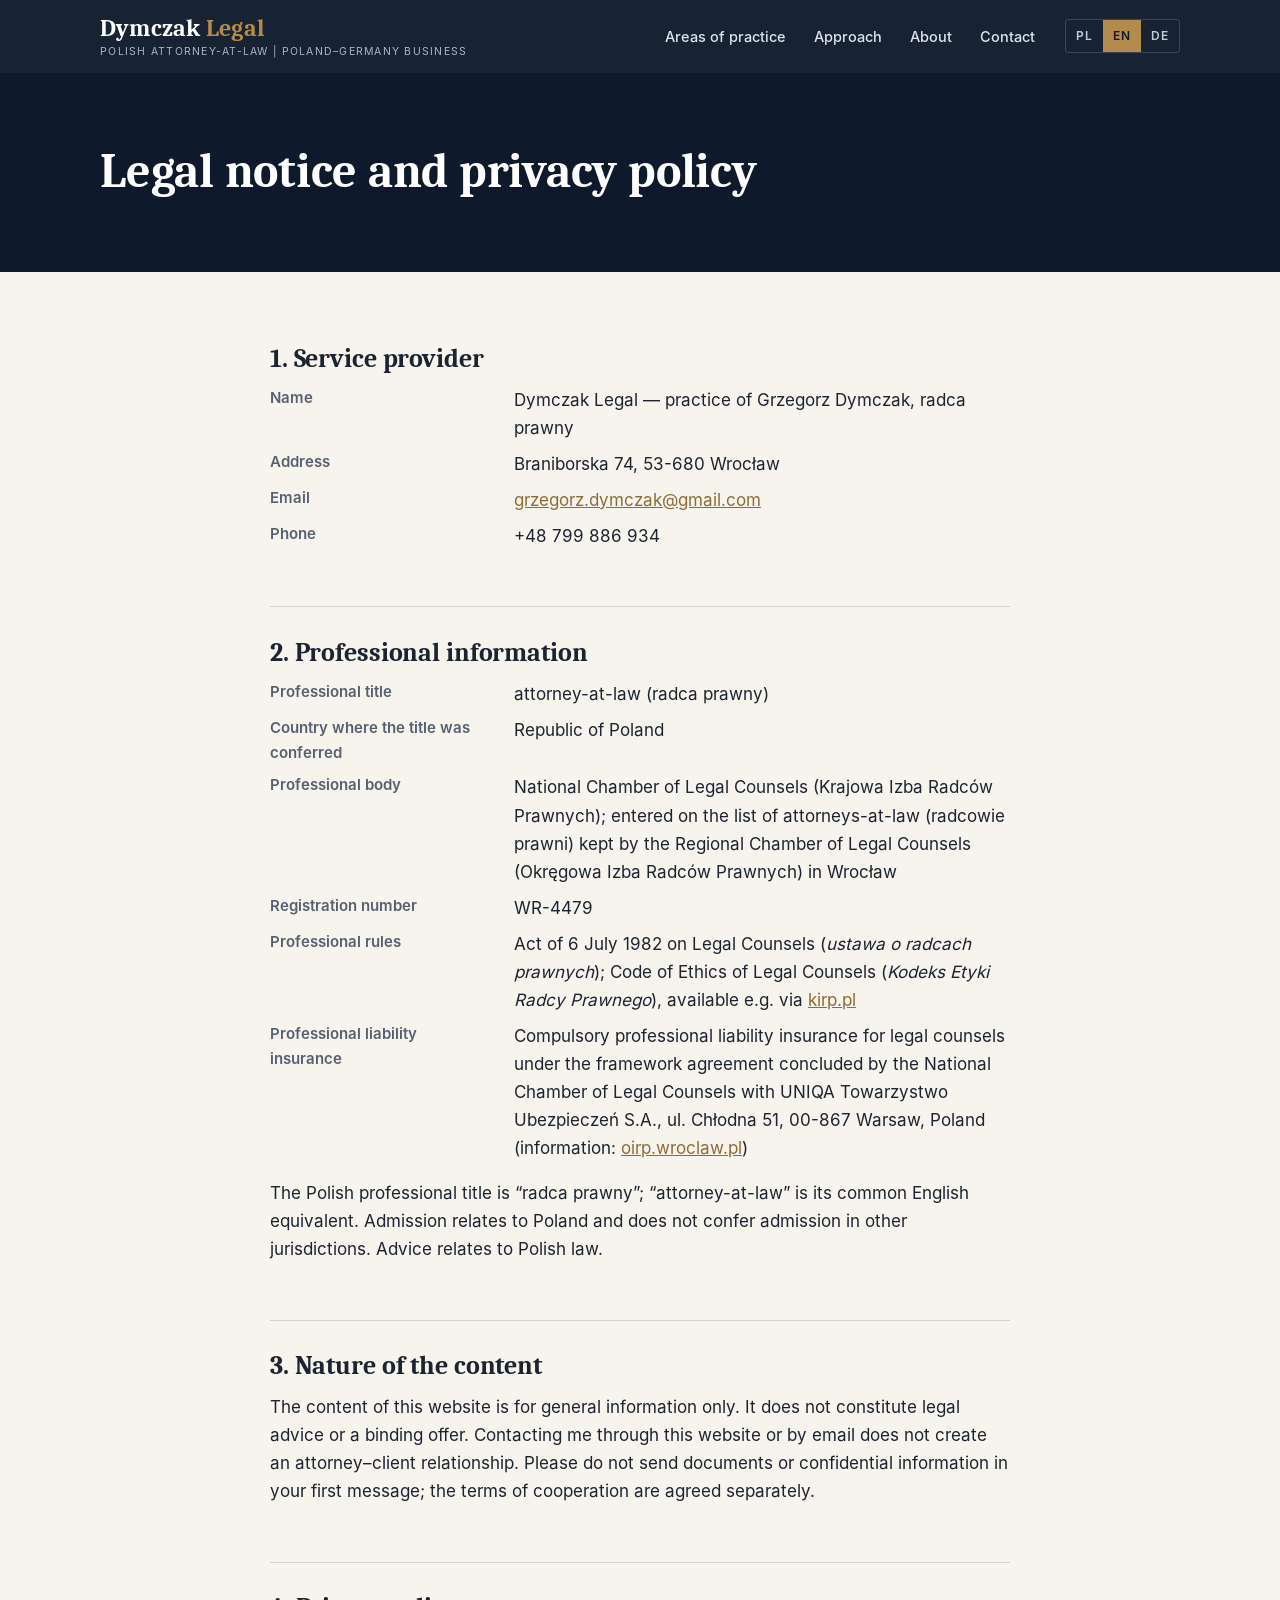
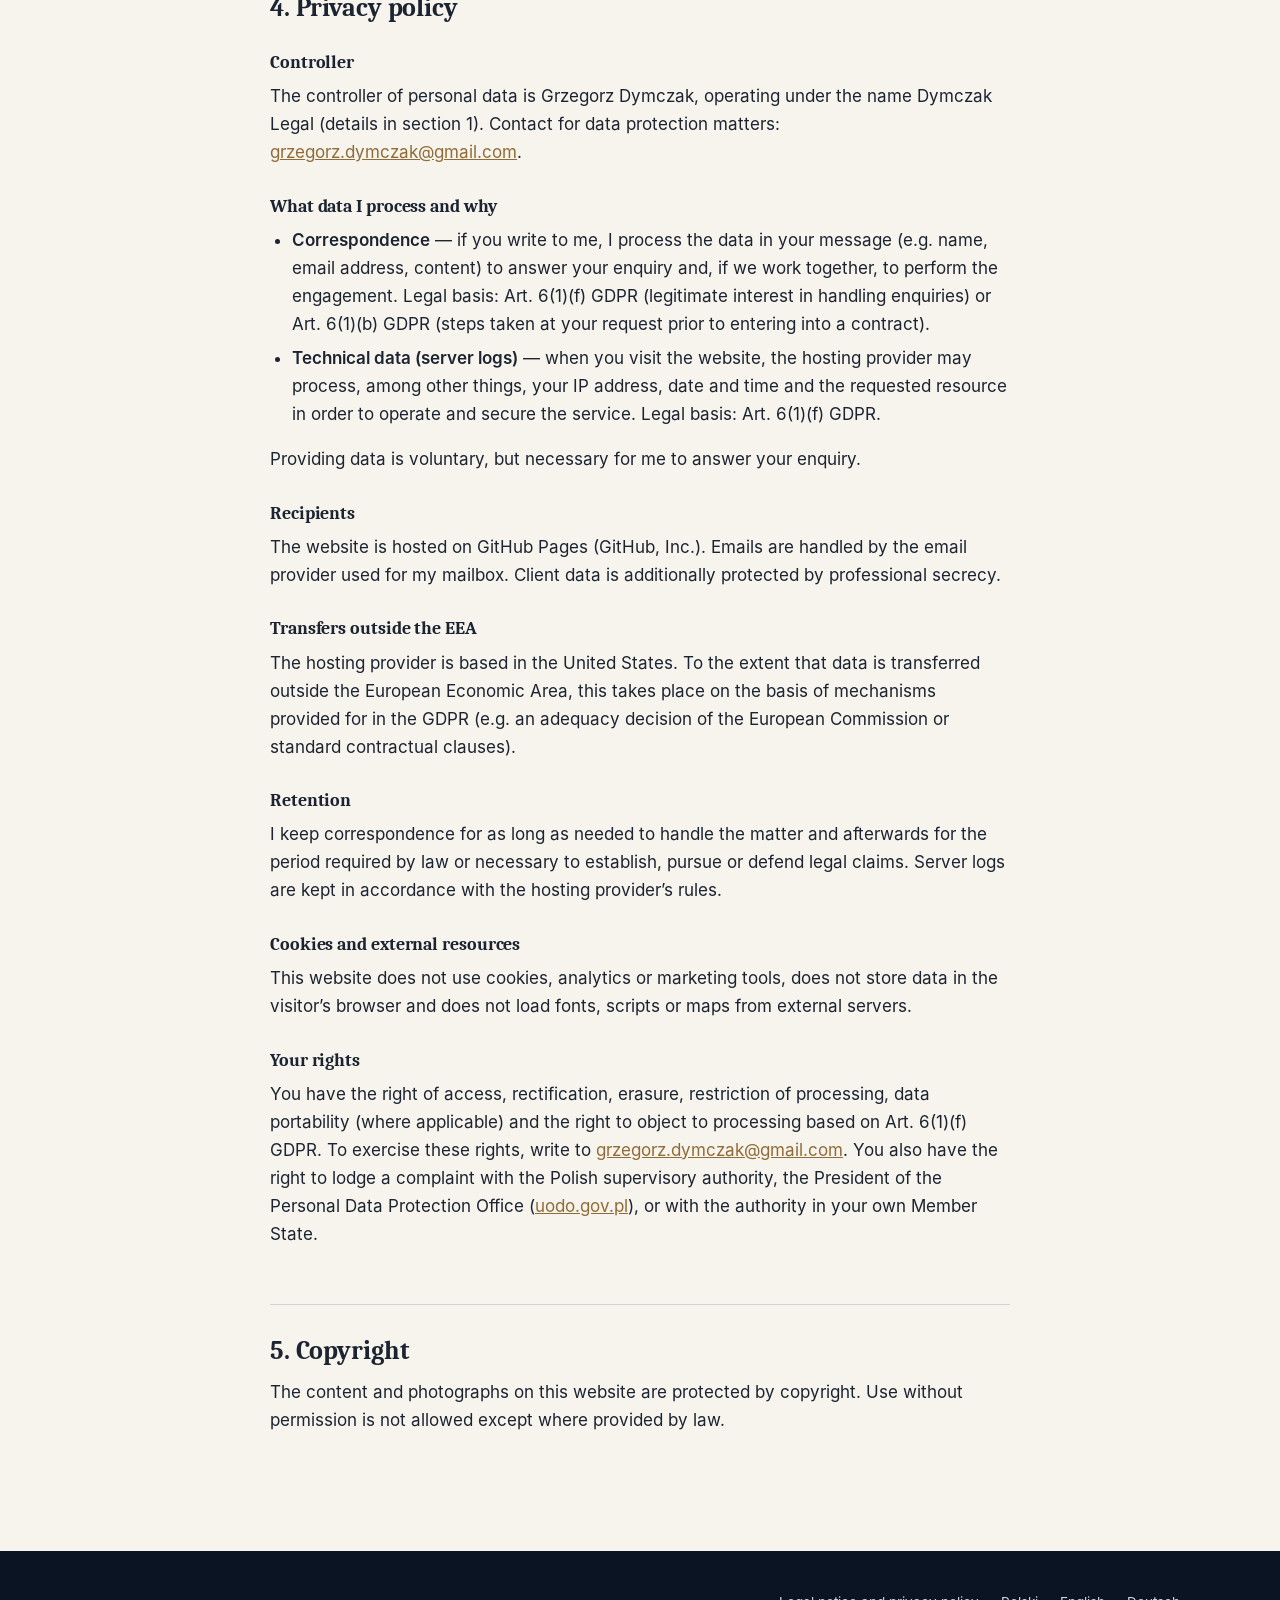
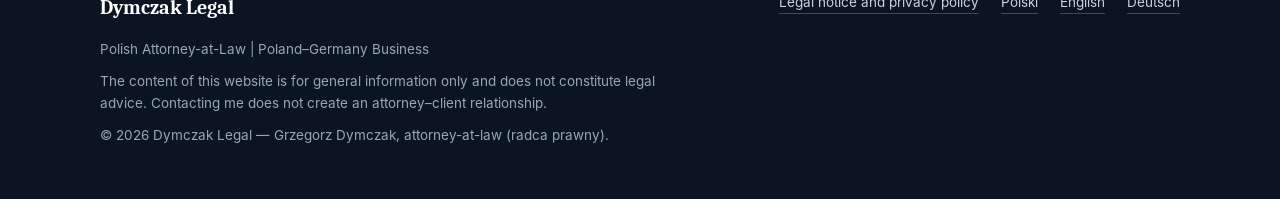
<file: en/legal-notice.html>
<!doctype html>
<html lang="en">
<head>
<meta charset="utf-8">
<meta name="viewport" content="width=device-width, initial-scale=1">
<title>Legal notice and privacy policy — Dymczak Legal</title>
<meta name="description" content="Grzegorz Dymczak, attorney-at-law (radca prawny) admitted in Poland, in independent practice. Business negotiations, procurement and supply agreements, compliance, company law and civil law. Services in Polish, English and German.">
<link rel="canonical" href="https://dymczaklegal.com/en/legal-notice.html">
<link rel="alternate" hreflang="pl" href="https://dymczaklegal.com/pl/informacje-prawne.html">
<link rel="alternate" hreflang="en" href="https://dymczaklegal.com/en/legal-notice.html">
<link rel="alternate" hreflang="de" href="https://dymczaklegal.com/de/impressum.html">
<link rel="alternate" hreflang="x-default" href="https://dymczaklegal.com/">
<meta name="theme-color" content="#0e1a2b">
<meta property="og:type" content="website">
<meta property="og:site_name" content="Dymczak Legal">
<meta property="og:title" content="Legal notice and privacy policy — Dymczak Legal">
<meta property="og:description" content="Grzegorz Dymczak, attorney-at-law (radca prawny) admitted in Poland, in independent practice. Business negotiations, procurement and supply agreements, compliance, company law and civil law. Services in Polish, English and German.">
<meta property="og:url" content="https://dymczaklegal.com/en/legal-notice.html">
<meta property="og:locale" content="en_GB">
<meta property="og:image" content="https://dymczaklegal.com/assets/img/og.jpg">
<meta name="twitter:card" content="summary_large_image">
<link rel="icon" href="/favicon.ico" sizes="48x48">
<link rel="icon" href="/favicon.svg" type="image/svg+xml">
<link rel="icon" href="/assets/img/icon-192.png" type="image/png" sizes="192x192">
<link rel="apple-touch-icon" href="/assets/img/apple-touch-icon.png">
<link rel="stylesheet" href="../assets/css/style.css">
</head>
<body>
<a class="skip" href="#main">Skip to content</a>
<header class="site-header">
 <div class="wrap header-inner">
  <a class="brand" href="./" aria-label="Dymczak Legal">
   <span class="brand__name">Dymczak <span>Legal</span></span>
   <span class="brand__sub">Polish Attorney-at-Law | Poland–Germany Business</span>
  </a>
  <button class="menu-btn" type="button" aria-expanded="false" aria-controls="site-nav">Menu</button>
  <nav class="nav" id="site-nav" aria-label="Menu">
   <ul class="nav__list"><li><a href="index.html#services">Areas of practice</a></li><li><a href="index.html#approach">Approach</a></li><li><a href="index.html#about">About</a></li><li><a href="index.html#contact">Contact</a></li></ul>
   <div class="lang" role="group" aria-label="Language"><a href="../pl/informacje-prawne.html" hreflang="pl" lang="pl">PL</a><a href="../en/legal-notice.html" hreflang="en" lang="en" aria-current="true">EN</a><a href="../de/impressum.html" hreflang="de" lang="de">DE</a></div>
  </nav>
 </div>
</header>
<main id="main">
<div class="page-head"><div class="wrap"><h1>Legal notice and privacy policy</h1></div></div>
<article class="legal"><div class="wrap">
<h2>1. Service provider</h2>
<dl>
 <dt>Name</dt><dd>Dymczak Legal — practice of Grzegorz Dymczak, radca prawny</dd>
 <dt>Address</dt><dd>Braniborska 74, 53-680 Wrocław</dd>
 
 <dt>Email</dt><dd><a href="mailto:grzegorz.dymczak@gmail.com">grzegorz.dymczak@gmail.com</a></dd>
 <dt>Phone</dt><dd>+48 799 886 934</dd>
</dl>
<h2>2. Professional information</h2>
<dl>
 <dt>Professional title</dt><dd>attorney-at-law (radca prawny)</dd>
 <dt>Country where the title was conferred</dt><dd>Republic of Poland</dd>
 <dt>Professional body</dt><dd>National Chamber of Legal Counsels (Krajowa Izba Radców Prawnych); entered on the list of attorneys-at-law (radcowie prawni) kept by the Regional Chamber of Legal Counsels (Okręgowa Izba Radców Prawnych) in Wrocław</dd>
 <dt>Registration number</dt><dd>WR-4479</dd>
 <dt>Professional rules</dt><dd>Act of 6 July 1982 on Legal Counsels (<em>ustawa o radcach prawnych</em>); Code of Ethics of Legal Counsels (<em>Kodeks Etyki Radcy Prawnego</em>), available e.g. via <a href="https://kirp.pl" rel="noopener">kirp.pl</a></dd>
 <dt>Professional liability insurance</dt><dd>Compulsory professional liability insurance for legal counsels under the framework agreement concluded by the National Chamber of Legal Counsels with UNIQA Towarzystwo Ubezpieczeń S.A., ul. Chłodna 51, 00-867 Warsaw, Poland (information: <a href="https://oirp.wroclaw.pl/radcowie/ubezpieczenia" rel="noopener">oirp.wroclaw.pl</a>)</dd>
</dl>
<p>The Polish professional title is “radca prawny”; “attorney-at-law” is its common English equivalent. Admission relates to Poland and does not confer admission in other jurisdictions. Advice relates to Polish law.</p>
<h2>3. Nature of the content</h2>
<p>The content of this website is for general information only. It does not constitute legal advice or a binding offer. Contacting me through this website or by email does not create an attorney–client relationship. Please do not send documents or confidential information in your first message; the terms of cooperation are agreed separately.</p>
<h2>4. Privacy policy</h2>
<h3>Controller</h3>
<p>The controller of personal data is Grzegorz Dymczak, operating under the name Dymczak Legal (details in section 1). Contact for data protection matters: <a href="mailto:grzegorz.dymczak@gmail.com">grzegorz.dymczak@gmail.com</a>.</p>
<h3>What data I process and why</h3>
<ul>
 <li><strong>Correspondence</strong> — if you write to me, I process the data in your message (e.g. name, email address, content) to answer your enquiry and, if we work together, to perform the engagement. Legal basis: Art. 6(1)(f) GDPR (legitimate interest in handling enquiries) or Art. 6(1)(b) GDPR (steps taken at your request prior to entering into a contract).</li>
 <li><strong>Technical data (server logs)</strong> — when you visit the website, the hosting provider may process, among other things, your IP address, date and time and the requested resource in order to operate and secure the service. Legal basis: Art. 6(1)(f) GDPR.</li>
</ul>
<p>Providing data is voluntary, but necessary for me to answer your enquiry.</p>
<h3>Recipients</h3>
<p>The website is hosted on GitHub Pages (GitHub, Inc.). Emails are handled by the email provider used for my mailbox. Client data is additionally protected by professional secrecy.</p>
<h3>Transfers outside the EEA</h3>
<p>The hosting provider is based in the United States. To the extent that data is transferred outside the European Economic Area, this takes place on the basis of mechanisms provided for in the GDPR (e.g. an adequacy decision of the European Commission or standard contractual clauses).</p>
<h3>Retention</h3>
<p>I keep correspondence for as long as needed to handle the matter and afterwards for the period required by law or necessary to establish, pursue or defend legal claims. Server logs are kept in accordance with the hosting provider’s rules.</p>
<h3>Cookies and external resources</h3>
<p>This website does not use cookies, analytics or marketing tools, does not store data in the visitor’s browser and does not load fonts, scripts or maps from external servers.</p>
<h3>Your rights</h3>
<p>You have the right of access, rectification, erasure, restriction of processing, data portability (where applicable) and the right to object to processing based on Art. 6(1)(f) GDPR. To exercise these rights, write to <a href="mailto:grzegorz.dymczak@gmail.com">grzegorz.dymczak@gmail.com</a>. You also have the right to lodge a complaint with the Polish supervisory authority, the President of the Personal Data Protection Office (<a href="https://uodo.gov.pl" rel="noopener">uodo.gov.pl</a>), or with the authority in your own Member State.</p>
<h2>5. Copyright</h2>
<p>The content and photographs on this website are protected by copyright. Use without permission is not allowed except where provided by law.</p>
</div></article>
</main>
<footer class="site-footer">
 <div class="wrap footer-grid">
  <div>
   <p class="footer-brand">Dymczak Legal</p>
   <p>Polish Attorney-at-Law | Poland–Germany Business</p>
   <p>The content of this website is for general information only and does not constitute legal advice. Contacting me does not create an attorney–client relationship.</p>
   <p>© 2026 Dymczak Legal — Grzegorz Dymczak, attorney-at-law (radca prawny).</p>
  </div>
  <div class="footer-links">
   <a href="legal-notice.html">Legal notice and privacy policy</a>
   <a href="../pl/informacje-prawne.html" hreflang="pl" lang="pl">Polski</a><a href="../en/legal-notice.html" hreflang="en" lang="en">English</a><a href="../de/impressum.html" hreflang="de" lang="de">Deutsch</a>
  </div>
 </div>
</footer>
<script src="../assets/js/main.js" defer></script>
</body>
</html>
</file>
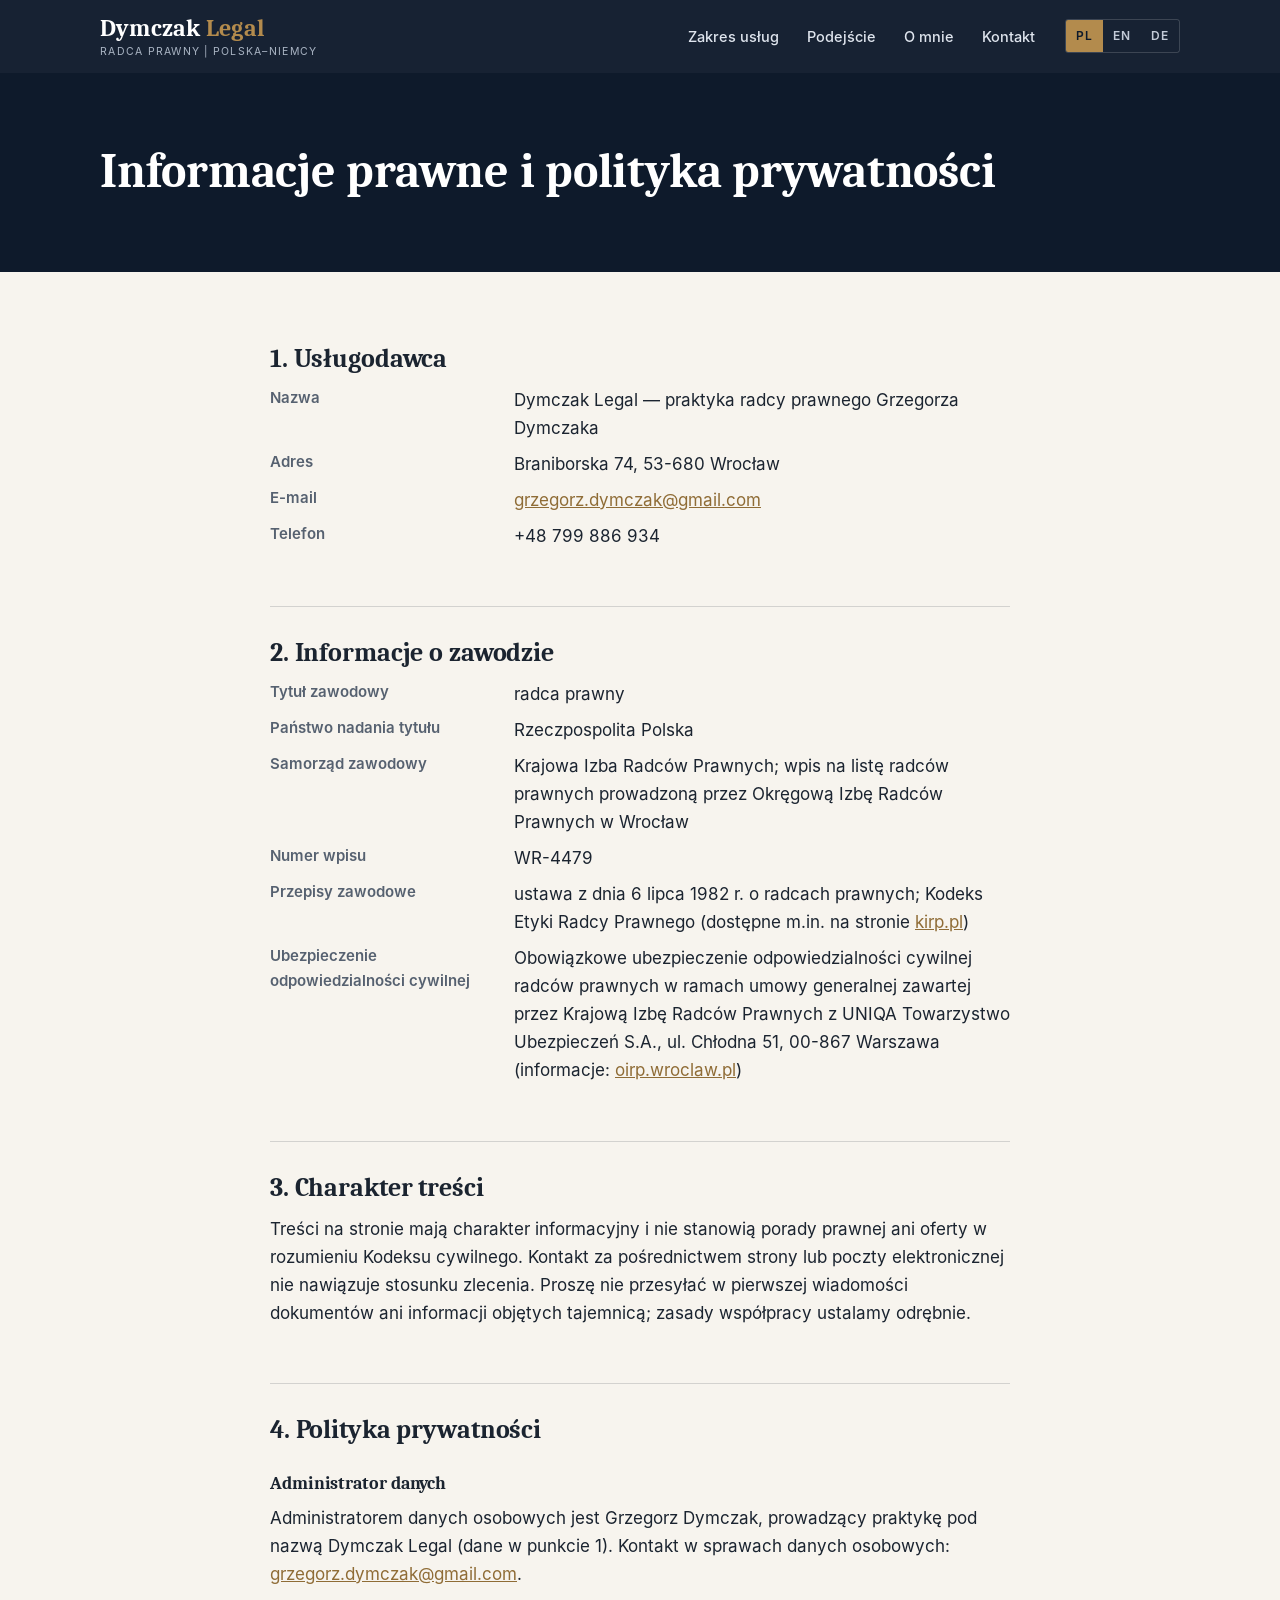
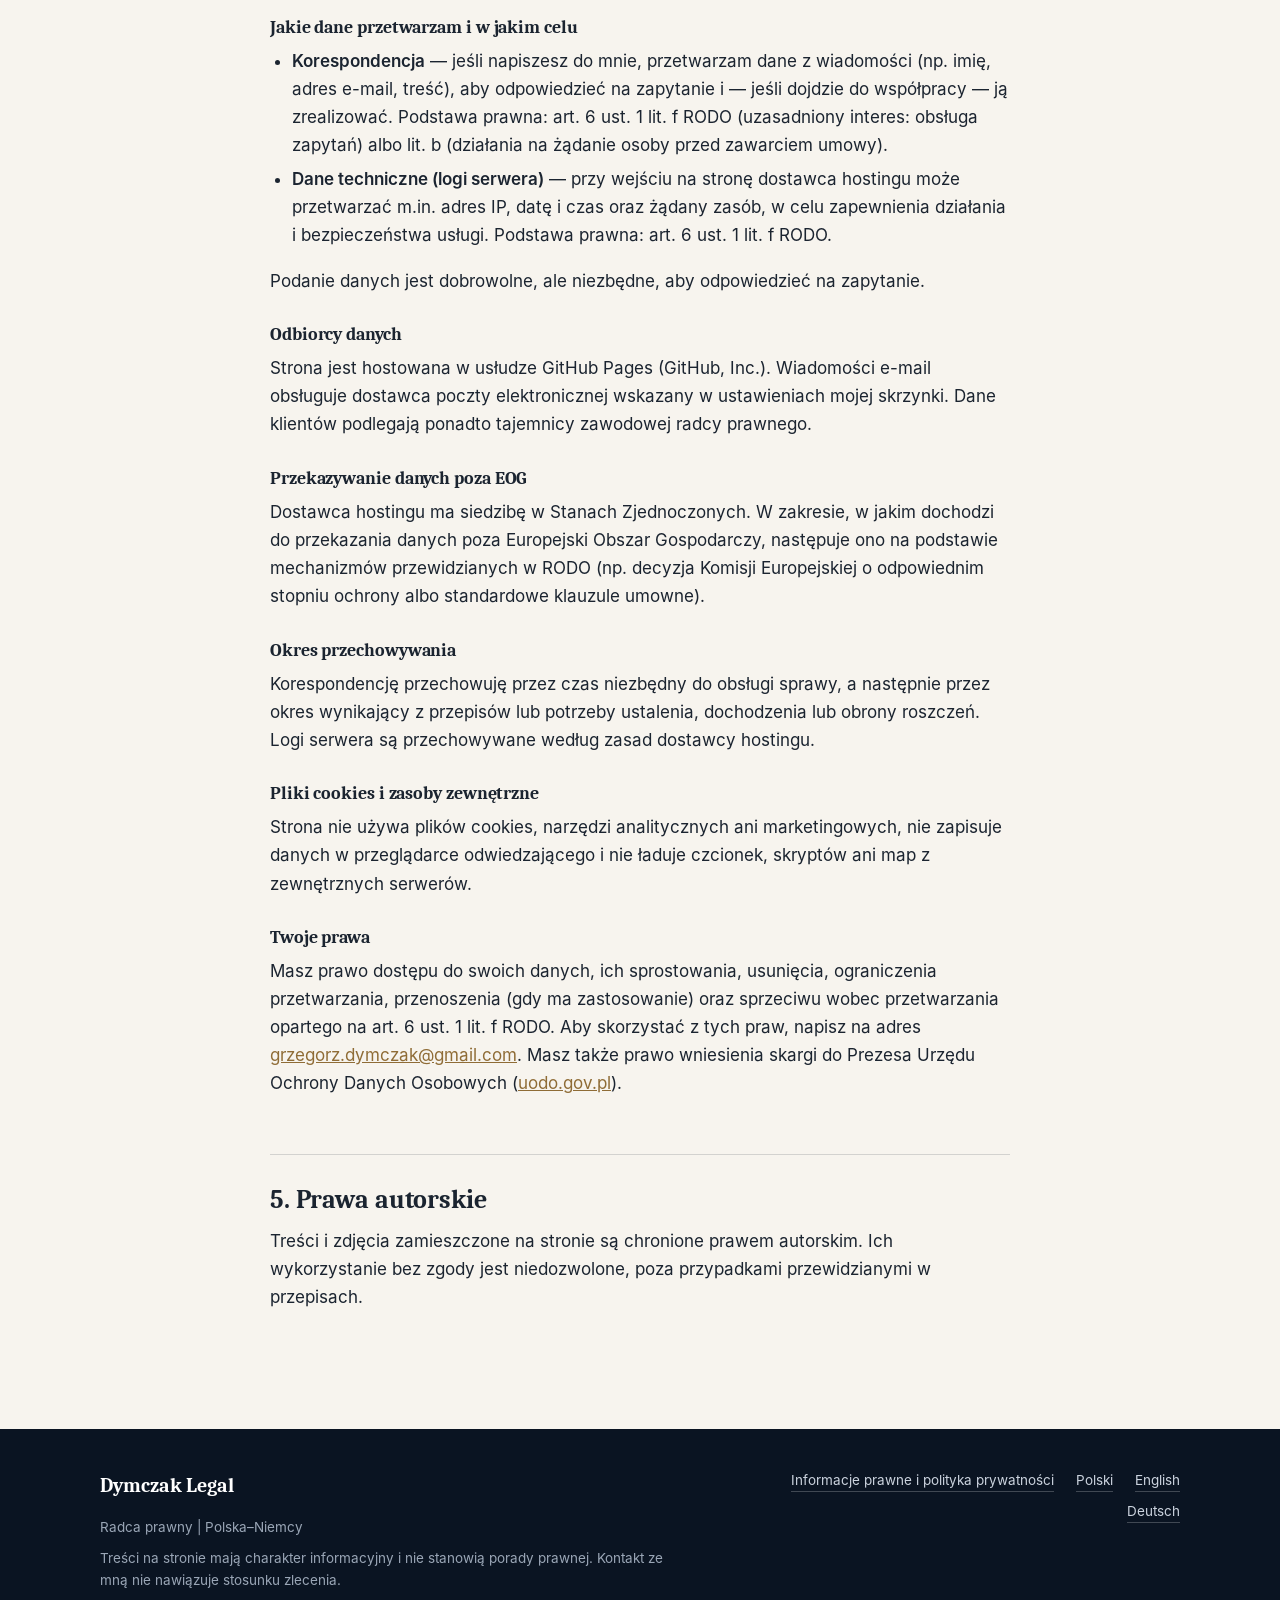
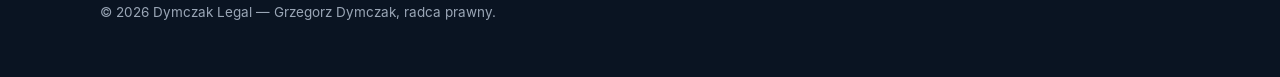
<file: pl/informacje-prawne.html>
<!doctype html>
<html lang="pl">
<head>
<meta charset="utf-8">
<meta name="viewport" content="width=device-width, initial-scale=1">
<title>Informacje prawne i polityka prywatności — Dymczak Legal</title>
<meta name="description" content="Radca prawny Grzegorz Dymczak. Własna praktyka dla firm: negocjacje i umowy handlowe, procurement, compliance, prawo spółek, prawo cywilne. Obsługa w języku polskim, angielskim i niemieckim.">
<link rel="canonical" href="https://dymczaklegal.com/pl/informacje-prawne.html">
<link rel="alternate" hreflang="pl" href="https://dymczaklegal.com/pl/informacje-prawne.html">
<link rel="alternate" hreflang="en" href="https://dymczaklegal.com/en/legal-notice.html">
<link rel="alternate" hreflang="de" href="https://dymczaklegal.com/de/impressum.html">
<link rel="alternate" hreflang="x-default" href="https://dymczaklegal.com/">
<meta name="theme-color" content="#0e1a2b">
<meta property="og:type" content="website">
<meta property="og:site_name" content="Dymczak Legal">
<meta property="og:title" content="Informacje prawne i polityka prywatności — Dymczak Legal">
<meta property="og:description" content="Radca prawny Grzegorz Dymczak. Własna praktyka dla firm: negocjacje i umowy handlowe, procurement, compliance, prawo spółek, prawo cywilne. Obsługa w języku polskim, angielskim i niemieckim.">
<meta property="og:url" content="https://dymczaklegal.com/pl/informacje-prawne.html">
<meta property="og:locale" content="pl_PL">
<meta property="og:image" content="https://dymczaklegal.com/assets/img/og.jpg">
<meta name="twitter:card" content="summary_large_image">
<link rel="icon" href="/favicon.ico" sizes="48x48">
<link rel="icon" href="/favicon.svg" type="image/svg+xml">
<link rel="icon" href="/assets/img/icon-192.png" type="image/png" sizes="192x192">
<link rel="apple-touch-icon" href="/assets/img/apple-touch-icon.png">
<link rel="stylesheet" href="../assets/css/style.css">
</head>
<body>
<a class="skip" href="#main">Przejdź do treści</a>
<header class="site-header">
 <div class="wrap header-inner">
  <a class="brand" href="./" aria-label="Dymczak Legal">
   <span class="brand__name">Dymczak <span>Legal</span></span>
   <span class="brand__sub">Radca prawny | Polska–Niemcy</span>
  </a>
  <button class="menu-btn" type="button" aria-expanded="false" aria-controls="site-nav">Menu</button>
  <nav class="nav" id="site-nav" aria-label="Menu">
   <ul class="nav__list"><li><a href="index.html#services">Zakres usług</a></li><li><a href="index.html#approach">Podejście</a></li><li><a href="index.html#about">O mnie</a></li><li><a href="index.html#contact">Kontakt</a></li></ul>
   <div class="lang" role="group" aria-label="Wybór języka"><a href="../pl/informacje-prawne.html" hreflang="pl" lang="pl" aria-current="true">PL</a><a href="../en/legal-notice.html" hreflang="en" lang="en">EN</a><a href="../de/impressum.html" hreflang="de" lang="de">DE</a></div>
  </nav>
 </div>
</header>
<main id="main">
<div class="page-head"><div class="wrap"><h1>Informacje prawne i polityka prywatności</h1></div></div>
<article class="legal"><div class="wrap">
<h2>1. Usługodawca</h2>
<dl>
 <dt>Nazwa</dt><dd>Dymczak Legal — praktyka radcy prawnego Grzegorza Dymczaka</dd>
 <dt>Adres</dt><dd>Braniborska 74, 53-680 Wrocław</dd>
 
 <dt>E-mail</dt><dd><a href="mailto:grzegorz.dymczak@gmail.com">grzegorz.dymczak@gmail.com</a></dd>
 <dt>Telefon</dt><dd>+48 799 886 934</dd>
</dl>
<h2>2. Informacje o zawodzie</h2>
<dl>
 <dt>Tytuł zawodowy</dt><dd>radca prawny</dd>
 <dt>Państwo nadania tytułu</dt><dd>Rzeczpospolita Polska</dd>
 <dt>Samorząd zawodowy</dt><dd>Krajowa Izba Radców Prawnych; wpis na listę radców prawnych prowadzoną przez Okręgową Izbę Radców Prawnych w Wrocław</dd>
 <dt>Numer wpisu</dt><dd>WR-4479</dd>
 <dt>Przepisy zawodowe</dt><dd>ustawa z dnia 6 lipca 1982 r. o radcach prawnych; Kodeks Etyki Radcy Prawnego (dostępne m.in. na stronie <a href="https://kirp.pl" rel="noopener">kirp.pl</a>)</dd>
 <dt>Ubezpieczenie odpowiedzialności cywilnej</dt><dd>Obowiązkowe ubezpieczenie odpowiedzialności cywilnej radców prawnych w ramach umowy generalnej zawartej przez Krajową Izbę Radców Prawnych z UNIQA Towarzystwo Ubezpieczeń S.A., ul. Chłodna 51, 00-867 Warszawa (informacje: <a href="https://oirp.wroclaw.pl/radcowie/ubezpieczenia" rel="noopener">oirp.wroclaw.pl</a>)</dd>
</dl>
<h2>3. Charakter treści</h2>
<p>Treści na stronie mają charakter informacyjny i nie stanowią porady prawnej ani oferty w rozumieniu Kodeksu cywilnego. Kontakt za pośrednictwem strony lub poczty elektronicznej nie nawiązuje stosunku zlecenia. Proszę nie przesyłać w pierwszej wiadomości dokumentów ani informacji objętych tajemnicą; zasady współpracy ustalamy odrębnie.</p>
<h2>4. Polityka prywatności</h2>
<h3>Administrator danych</h3>
<p>Administratorem danych osobowych jest Grzegorz Dymczak, prowadzący praktykę pod nazwą Dymczak Legal (dane w punkcie 1). Kontakt w sprawach danych osobowych: <a href="mailto:grzegorz.dymczak@gmail.com">grzegorz.dymczak@gmail.com</a>.</p>
<h3>Jakie dane przetwarzam i w jakim celu</h3>
<ul>
 <li><strong>Korespondencja</strong> — jeśli napiszesz do mnie, przetwarzam dane z wiadomości (np. imię, adres e-mail, treść), aby odpowiedzieć na zapytanie i — jeśli dojdzie do współpracy — ją zrealizować. Podstawa prawna: art. 6 ust. 1 lit. f RODO (uzasadniony interes: obsługa zapytań) albo lit. b (działania na żądanie osoby przed zawarciem umowy).</li>
 <li><strong>Dane techniczne (logi serwera)</strong> — przy wejściu na stronę dostawca hostingu może przetwarzać m.in. adres IP, datę i czas oraz żądany zasób, w celu zapewnienia działania i bezpieczeństwa usługi. Podstawa prawna: art. 6 ust. 1 lit. f RODO.</li>
</ul>
<p>Podanie danych jest dobrowolne, ale niezbędne, aby odpowiedzieć na zapytanie.</p>
<h3>Odbiorcy danych</h3>
<p>Strona jest hostowana w usłudze GitHub Pages (GitHub, Inc.). Wiadomości e-mail obsługuje dostawca poczty elektronicznej wskazany w ustawieniach mojej skrzynki. Dane klientów podlegają ponadto tajemnicy zawodowej radcy prawnego.</p>
<h3>Przekazywanie danych poza EOG</h3>
<p>Dostawca hostingu ma siedzibę w Stanach Zjednoczonych. W zakresie, w jakim dochodzi do przekazania danych poza Europejski Obszar Gospodarczy, następuje ono na podstawie mechanizmów przewidzianych w RODO (np. decyzja Komisji Europejskiej o odpowiednim stopniu ochrony albo standardowe klauzule umowne).</p>
<h3>Okres przechowywania</h3>
<p>Korespondencję przechowuję przez czas niezbędny do obsługi sprawy, a następnie przez okres wynikający z przepisów lub potrzeby ustalenia, dochodzenia lub obrony roszczeń. Logi serwera są przechowywane według zasad dostawcy hostingu.</p>
<h3>Pliki cookies i zasoby zewnętrzne</h3>
<p>Strona nie używa plików cookies, narzędzi analitycznych ani marketingowych, nie zapisuje danych w przeglądarce odwiedzającego i nie ładuje czcionek, skryptów ani map z zewnętrznych serwerów.</p>
<h3>Twoje prawa</h3>
<p>Masz prawo dostępu do swoich danych, ich sprostowania, usunięcia, ograniczenia przetwarzania, przenoszenia (gdy ma zastosowanie) oraz sprzeciwu wobec przetwarzania opartego na art. 6 ust. 1 lit. f RODO. Aby skorzystać z tych praw, napisz na adres <a href="mailto:grzegorz.dymczak@gmail.com">grzegorz.dymczak@gmail.com</a>. Masz także prawo wniesienia skargi do Prezesa Urzędu Ochrony Danych Osobowych (<a href="https://uodo.gov.pl" rel="noopener">uodo.gov.pl</a>).</p>
<h2>5. Prawa autorskie</h2>
<p>Treści i zdjęcia zamieszczone na stronie są chronione prawem autorskim. Ich wykorzystanie bez zgody jest niedozwolone, poza przypadkami przewidzianymi w przepisach.</p>
</div></article>
</main>
<footer class="site-footer">
 <div class="wrap footer-grid">
  <div>
   <p class="footer-brand">Dymczak Legal</p>
   <p>Radca prawny | Polska–Niemcy</p>
   <p>Treści na stronie mają charakter informacyjny i nie stanowią porady prawnej. Kontakt ze mną nie nawiązuje stosunku zlecenia.</p>
   <p>© 2026 Dymczak Legal — Grzegorz Dymczak, radca prawny.</p>
  </div>
  <div class="footer-links">
   <a href="informacje-prawne.html">Informacje prawne i polityka prywatności</a>
   <a href="../pl/informacje-prawne.html" hreflang="pl" lang="pl">Polski</a><a href="../en/legal-notice.html" hreflang="en" lang="en">English</a><a href="../de/impressum.html" hreflang="de" lang="de">Deutsch</a>
  </div>
 </div>
</footer>
<script src="../assets/js/main.js" defer></script>
</body>
</html>
</file>
<file: assets/css/style.css>
/* Dymczak Legal — style.css
   Fonts are self-hosted (Inter, Caladea) — no external requests. */

@font-face { font-family: "Inter"; font-weight: 400; font-style: normal; font-display: swap; src: url("../fonts/inter-Regular.woff") format("woff"); }
@font-face { font-family: "Inter"; font-weight: 500; font-style: normal; font-display: swap; src: url("../fonts/inter-Medium.woff") format("woff"); }
@font-face { font-family: "Inter"; font-weight: 600; font-style: normal; font-display: swap; src: url("../fonts/inter-SemiBold.woff") format("woff"); }
@font-face { font-family: "Caladea"; font-weight: 400; font-style: normal; font-display: swap; src: url("../fonts/caladea-Regular.woff") format("woff"); }
@font-face { font-family: "Caladea"; font-weight: 700; font-style: normal; font-display: swap; src: url("../fonts/caladea-Bold.woff") format("woff"); }
@font-face { font-family: "Caladea"; font-weight: 400; font-style: italic; font-display: swap; src: url("../fonts/caladea-Italic.woff") format("woff"); }

:root {
  --navy: #0e1a2b;
  --navy-2: #15263c;
  --navy-3: #0a1422;
  --paper: #f7f4ee;
  --paper-2: #efe9dd;
  --ink: #1b2430;
  --muted: #566170;
  --brass: #b38b4d;
  --brass-dark: #8f6c36;
  --line: rgba(27, 36, 48, .16);
  --line-light: rgba(255, 255, 255, .16);
  --serif: "Caladea", Cambria, Georgia, "Times New Roman", serif;
  --sans: "Inter", system-ui, -apple-system, "Segoe UI", Roboto, Arial, sans-serif;
  --wrap: 1160px;
  --gutter: clamp(20px, 4vw, 40px);
}

*, *::before, *::after { box-sizing: border-box; }
html { scroll-behavior: smooth; scroll-padding-top: 84px; -webkit-text-size-adjust: 100%; }
body { margin: 0; font-family: var(--sans); font-size: 17px; line-height: 1.65; color: var(--ink); background: var(--paper); -webkit-font-smoothing: antialiased; }
img { max-width: 100%; height: auto; display: block; }
a { color: inherit; }
h1, h2, h3, h4 { font-family: var(--serif); font-weight: 700; line-height: 1.14; margin: 0 0 .5em; letter-spacing: -.005em; }
p { margin: 0 0 1em; }
ul { margin: 0; padding: 0; list-style: none; }

.wrap { width: 100%; max-width: var(--wrap); margin: 0 auto; padding-left: var(--gutter); padding-right: var(--gutter); }
.skip { position: absolute; left: -9999px; top: 8px; background: #fff; color: var(--navy); padding: 10px 16px; z-index: 100; border-radius: 3px; }
.skip:focus { left: 8px; }
:focus-visible { outline: 2px solid var(--brass); outline-offset: 3px; }
.eyebrow { font-family: var(--sans); font-size: 12.5px; font-weight: 600; letter-spacing: .16em; text-transform: uppercase; color: var(--brass); margin: 0 0 18px; }
.eyebrow--dark { color: var(--brass-dark); }

/* ---------- Header ---------- */
.site-header { position: sticky; top: 0; z-index: 50; background: rgba(14, 26, 43, .96); backdrop-filter: blur(8px); -webkit-backdrop-filter: blur(8px); color: #fff; border-bottom: 1px solid transparent; transition: border-color .2s, box-shadow .2s; }
.site-header.is-scrolled { border-bottom-color: var(--line-light); box-shadow: 0 6px 24px rgba(0, 0, 0, .18); }
.header-inner { display: flex; align-items: center; justify-content: space-between; gap: 24px; min-height: 72px; }
.brand { text-decoration: none; display: flex; flex-direction: column; line-height: 1.1; }
.brand__name { font-family: var(--serif); font-weight: 700; font-size: 24px; letter-spacing: .01em; }
.brand__name span { color: var(--brass); }
.brand__sub { font-size: 10.5px; letter-spacing: .12em; text-transform: uppercase; color: #aab5c4; margin-top: 5px; }
.nav { display: flex; align-items: center; gap: 30px; }
.nav__list { display: flex; gap: 28px; }
.nav__list a { text-decoration: none; font-size: 14.5px; font-weight: 500; color: #dfe5ee; padding: 6px 0; border-bottom: 1px solid transparent; }
.nav__list a:hover { color: #fff; border-bottom-color: var(--brass); }
.lang { display: flex; border: 1px solid var(--line-light); border-radius: 3px; overflow: hidden; }
.lang a { text-decoration: none; font-size: 12px; font-weight: 600; letter-spacing: .08em; padding: 6px 10px; color: #c3cbd8; }
.lang a:hover { color: #fff; background: rgba(255, 255, 255, .08); }
.lang a[aria-current="true"] { background: var(--brass); color: var(--navy); }
.menu-btn { display: none; background: none; border: 1px solid var(--line-light); color: #fff; border-radius: 3px; padding: 8px 12px; font: inherit; font-size: 13px; font-weight: 600; letter-spacing: .06em; cursor: pointer; }

/* ---------- Buttons ---------- */
.btn { display: inline-block; text-decoration: none; font-weight: 600; font-size: 15px; letter-spacing: .02em; padding: 14px 26px; border-radius: 3px; border: 1px solid var(--brass); transition: background .15s, color .15s, border-color .15s; }
.btn--primary { background: var(--brass); color: var(--navy); }
.btn--primary:hover { background: #c79d5c; border-color: #c79d5c; }
.btn--ghost { color: #fff; border-color: rgba(255, 255, 255, .35); }
.btn--ghost:hover { border-color: #fff; background: rgba(255, 255, 255, .06); }

/* ---------- Hero ---------- */
.hero { background: radial-gradient(1200px 520px at 85% -10%, #1d3350 0%, rgba(29, 51, 80, 0) 60%), var(--navy); color: #fff; padding: clamp(48px, 8vw, 96px) 0 clamp(56px, 8vw, 104px); overflow: hidden; }
.hero__grid { display: grid; grid-template-columns: 1.2fr .8fr; gap: clamp(32px, 6vw, 84px); align-items: center; }
.hero h1 { font-size: clamp(2.35rem, 4.9vw, 3.9rem); line-height: 1.07; margin-bottom: 26px; color: #fff; }
.hero__lead { font-size: clamp(1.05rem, 1.5vw, 1.22rem); color: #ccd5e1; max-width: 36em; }
.hero__cred { margin: 30px 0 34px; padding: 4px 0 4px 20px; border-left: 2px solid var(--brass); color: #e6ebf2; font-size: 15.5px; max-width: 36em; }
.hero__cta { display: flex; flex-wrap: wrap; gap: 14px; }
.portrait { position: relative; margin: 0; justify-self: end; width: 100%; max-width: 420px; }
.portrait__img { position: relative; }
.portrait__img::before { content: ""; position: absolute; inset: 0; border: 1px solid var(--brass); transform: translate(16px, 16px); z-index: 0; }
.portrait img { position: relative; z-index: 1; width: 100%; aspect-ratio: 4 / 5; object-fit: cover; object-position: 50% 18%; background: var(--navy-2); }
.portrait figcaption { position: relative; z-index: 1; margin-top: 30px; font-size: 14px; color: #aab5c4; }
.portrait figcaption strong { display: block; font-family: var(--serif); font-size: 21px; color: #fff; font-weight: 700; margin-bottom: 2px; }

/* ---------- Sections ---------- */
.section { padding: clamp(60px, 9vw, 112px) 0; }
.section--alt { background: var(--paper-2); }
.section__head { display: grid; grid-template-columns: 1fr 1fr; gap: clamp(20px, 5vw, 80px); align-items: end; margin-bottom: clamp(36px, 5vw, 60px); }
.section__head h2 { font-size: clamp(2rem, 3.6vw, 2.9rem); margin: 0; }
.section__head p { color: var(--muted); font-size: 1.08rem; margin: 0; }

.services { display: grid; grid-template-columns: repeat(3, 1fr); gap: 48px clamp(28px, 4vw, 56px); }
.service { border-top: 1px solid var(--ink); padding-top: 22px; }
.service__n { font-family: var(--serif); font-style: italic; color: var(--brass-dark); font-size: 17px; display: block; margin-bottom: 10px; }
.service h3 { font-size: 1.45rem; margin-bottom: 12px; }
.service p { color: var(--muted); font-size: 15.8px; margin: 0; }

.pillars { display: grid; grid-template-columns: repeat(4, 1fr); gap: clamp(22px, 3vw, 40px); }
.pillar { padding-left: 22px; border-left: 2px solid var(--brass); }
.pillar h3 { font-size: 1.3rem; margin-bottom: 10px; }
.pillar p { color: var(--muted); margin: 0; font-size: 15.5px; }

/* ---------- Photo band ---------- */
.band { position: relative; min-height: clamp(380px, 52vw, 560px); display: grid; align-items: center; color: #fff; overflow: hidden; background: var(--navy); }
.band__img { position: absolute; inset: 0; width: 100%; height: 100%; object-fit: cover; object-position: 50% 55%; }
.band::after { content: ""; position: absolute; inset: 0; background: linear-gradient(90deg, rgba(10, 20, 34, .78) 0%, rgba(10, 20, 34, .5) 45%, rgba(10, 20, 34, 0) 100%); }
.band .wrap { position: relative; z-index: 2; padding-top: 56px; padding-bottom: 56px; }
.band blockquote { margin: 0; max-width: 19em; font-family: var(--serif); font-style: italic; font-size: clamp(1.7rem, 3.4vw, 2.75rem); line-height: 1.22; }
.band blockquote::before { content: ""; display: block; width: 56px; height: 2px; background: var(--brass); margin-bottom: 26px; }

/* ---------- Industries ---------- */
.industries { display: grid; grid-template-columns: repeat(3, 1fr); gap: clamp(24px, 4vw, 56px); }
.industry h3 { font-family: var(--sans); font-size: 12.5px; letter-spacing: .15em; text-transform: uppercase; color: var(--brass-dark); margin-bottom: 14px; font-weight: 600; }
.industry p { font-size: 1.12rem; line-height: 1.5; color: var(--ink); margin: 0; font-family: var(--serif); }

/* ---------- About ---------- */
.about { display: grid; grid-template-columns: .8fr 1.2fr; gap: clamp(32px, 6vw, 88px); align-items: start; }
.about__photo { position: sticky; top: 100px; margin: 0; }
.about__photo img { width: 100%; aspect-ratio: 4 / 5; object-fit: cover; object-position: 50% 20%; }
.about h2 { font-size: clamp(2rem, 3.6vw, 2.9rem); }
.about p { color: var(--ink); }
.highlights { margin: 28px 0; border-top: 1px solid var(--line); }
.highlights li { padding: 14px 0 14px 28px; border-bottom: 1px solid var(--line); position: relative; font-size: 16px; }
.highlights li::before { content: ""; position: absolute; left: 0; top: 24px; width: 14px; height: 1px; background: var(--brass-dark); }
.quals { background: var(--navy); color: #e6ebf2; padding: 28px clamp(22px, 3vw, 36px); border-radius: 3px; margin-top: 34px; }
.quals h3 { font-size: 1.35rem; color: #fff; margin-bottom: 12px; }
.quals p { color: #cfd7e3; font-size: 15.5px; margin-bottom: .8em; }
.quals p:last-child { margin-bottom: 0; }

/* ---------- Education ---------- */
.edu { margin: 34px 0; }
.edu h3 { font-size: 1.35rem; margin-bottom: 16px; }
.edu li { padding-left: 18px; border-left: 2px solid var(--brass); margin-bottom: 18px; }
.edu li:last-child { margin-bottom: 0; }
.edu strong { display: block; font-family: var(--serif); font-size: 1.12rem; line-height: 1.3; margin-bottom: 4px; }
.edu span { display: block; color: var(--muted); font-size: 15.5px; }

/* ---------- Contact ---------- */
.contact { background: var(--navy); color: #fff; }
.contact__grid { display: grid; grid-template-columns: 1.1fr .9fr; gap: clamp(32px, 6vw, 88px); align-items: start; }
.contact h2 { font-size: clamp(2rem, 3.6vw, 2.9rem); color: #fff; }
.contact__text { color: #ccd5e1; font-size: 1.08rem; }
.contact__note { color: #97a3b3; font-size: 14.5px; margin-top: 22px; padding-left: 18px; border-left: 2px solid var(--brass); }
.card { border: 1px solid var(--line-light); padding: clamp(24px, 3vw, 36px); background: rgba(255, 255, 255, .03); border-radius: 3px; }
.card dl { margin: 0 0 26px; }
.card dt { font-size: 11.5px; letter-spacing: .15em; text-transform: uppercase; color: var(--brass); font-weight: 600; margin-top: 18px; }
.card dt:first-child { margin-top: 0; }
.card dd { margin: 4px 0 0; font-size: 1.05rem; color: #fff; }
.card a.mail { font-family: var(--serif); font-size: clamp(1.25rem, 2.2vw, 1.6rem); text-decoration: none; border-bottom: 1px solid var(--brass); word-break: break-all; }
.card a.mail:hover { color: var(--brass); }

/* ---------- Footer ---------- */
.site-footer { background: var(--navy-3); color: #9aa6b6; font-size: 13.5px; padding: 40px 0 44px; }
.footer-grid { display: grid; grid-template-columns: 1.3fr 1fr; gap: 32px 60px; }
.footer-brand { font-family: var(--serif); font-size: 20px; font-weight: 700; color: #fff; margin: 0 0 8px; }
.site-footer p { margin: 0 0 .7em; max-width: 46em; }
.footer-links { display: flex; flex-wrap: wrap; gap: 8px 22px; align-content: start; justify-content: flex-end; }
.footer-links a { color: #cbd3de; text-decoration: none; border-bottom: 1px solid rgba(255, 255, 255, .22); }
.footer-links a:hover { color: #fff; border-bottom-color: var(--brass); }

/* ---------- Legal pages ---------- */
.page-head { background: var(--navy); color: #fff; padding: clamp(40px, 6vw, 72px) 0; }
.page-head h1 { font-size: clamp(2rem, 4vw, 3rem); margin: 0; color: #fff; }
.legal { padding: clamp(40px, 6vw, 72px) 0 clamp(60px, 8vw, 100px); }
.legal .wrap { max-width: 820px; }
.legal h2 { font-size: 1.6rem; margin-top: 2.2em; padding-top: 1.2em; border-top: 1px solid var(--line); }
.legal h2:first-of-type { margin-top: 0; border-top: 0; padding-top: 0; }
.legal h3 { font-size: 1.15rem; margin-top: 1.6em; }
.legal ul { list-style: disc; padding-left: 1.3em; margin-bottom: 1em; }
.legal li { margin-bottom: .35em; }
.legal dl { display: grid; grid-template-columns: 220px 1fr; gap: 8px 24px; margin: 0 0 1em; }
.legal dt { font-weight: 600; color: var(--muted); font-size: 15px; }
.legal dd { margin: 0; }
.legal a { color: var(--brass-dark); }
mark.todo { background: #ffe9a8; color: #5b4300; padding: 0 5px; border-radius: 2px; }

/* ---------- Responsive ---------- */
@media (max-width: 960px) {
  .hero__grid, .about, .contact__grid, .section__head, .footer-grid { grid-template-columns: 1fr; }
  .portrait { order: -1; justify-self: start; max-width: 300px; }
  .about__photo { position: static; max-width: 380px; }
  .services, .pillars, .industries { grid-template-columns: 1fr 1fr; }
  .footer-links { justify-content: flex-start; }
  .section__head { align-items: start; }
}
@media (max-width: 860px) {
  .menu-btn { display: inline-block; }
  .nav { position: absolute; left: 0; right: 0; top: 100%; background: var(--navy); flex-direction: column; align-items: stretch; gap: 0; padding: 8px var(--gutter) 22px; border-top: 1px solid var(--line-light); display: none; box-shadow: 0 18px 30px rgba(0, 0, 0, .3); }
  .nav.is-open { display: flex; }
  .nav__list { flex-direction: column; gap: 0; }
  .nav__list a { display: block; padding: 14px 0; border-bottom: 1px solid var(--line-light); font-size: 16px; }
  .lang { align-self: flex-start; margin-top: 18px; }
  .lang a { padding: 9px 14px; }
}
@media (max-width: 620px) {
  body { font-size: 16.5px; }
  .services, .pillars, .industries { grid-template-columns: 1fr; }
  .legal dl { grid-template-columns: 1fr; gap: 2px; }
  .legal dt { margin-top: 12px; }
  .portrait { max-width: 250px; }
  .hero .eyebrow { display: none; }
  .portrait__img img { aspect-ratio: 1 / 1; object-position: 50% 14%; }
  .portrait__img::before { transform: translate(9px, 9px); }
  .portrait figcaption { margin-top: 22px; }
  .hero { padding-top: 32px; }
  .brand__sub { font-size: 9.5px; letter-spacing: .09em; }
}
@media (prefers-reduced-motion: reduce) { html { scroll-behavior: auto; } * { transition: none !important; } }
@media print { .site-header, .band, .menu-btn { display: none; } body { background: #fff; } }
</file>
